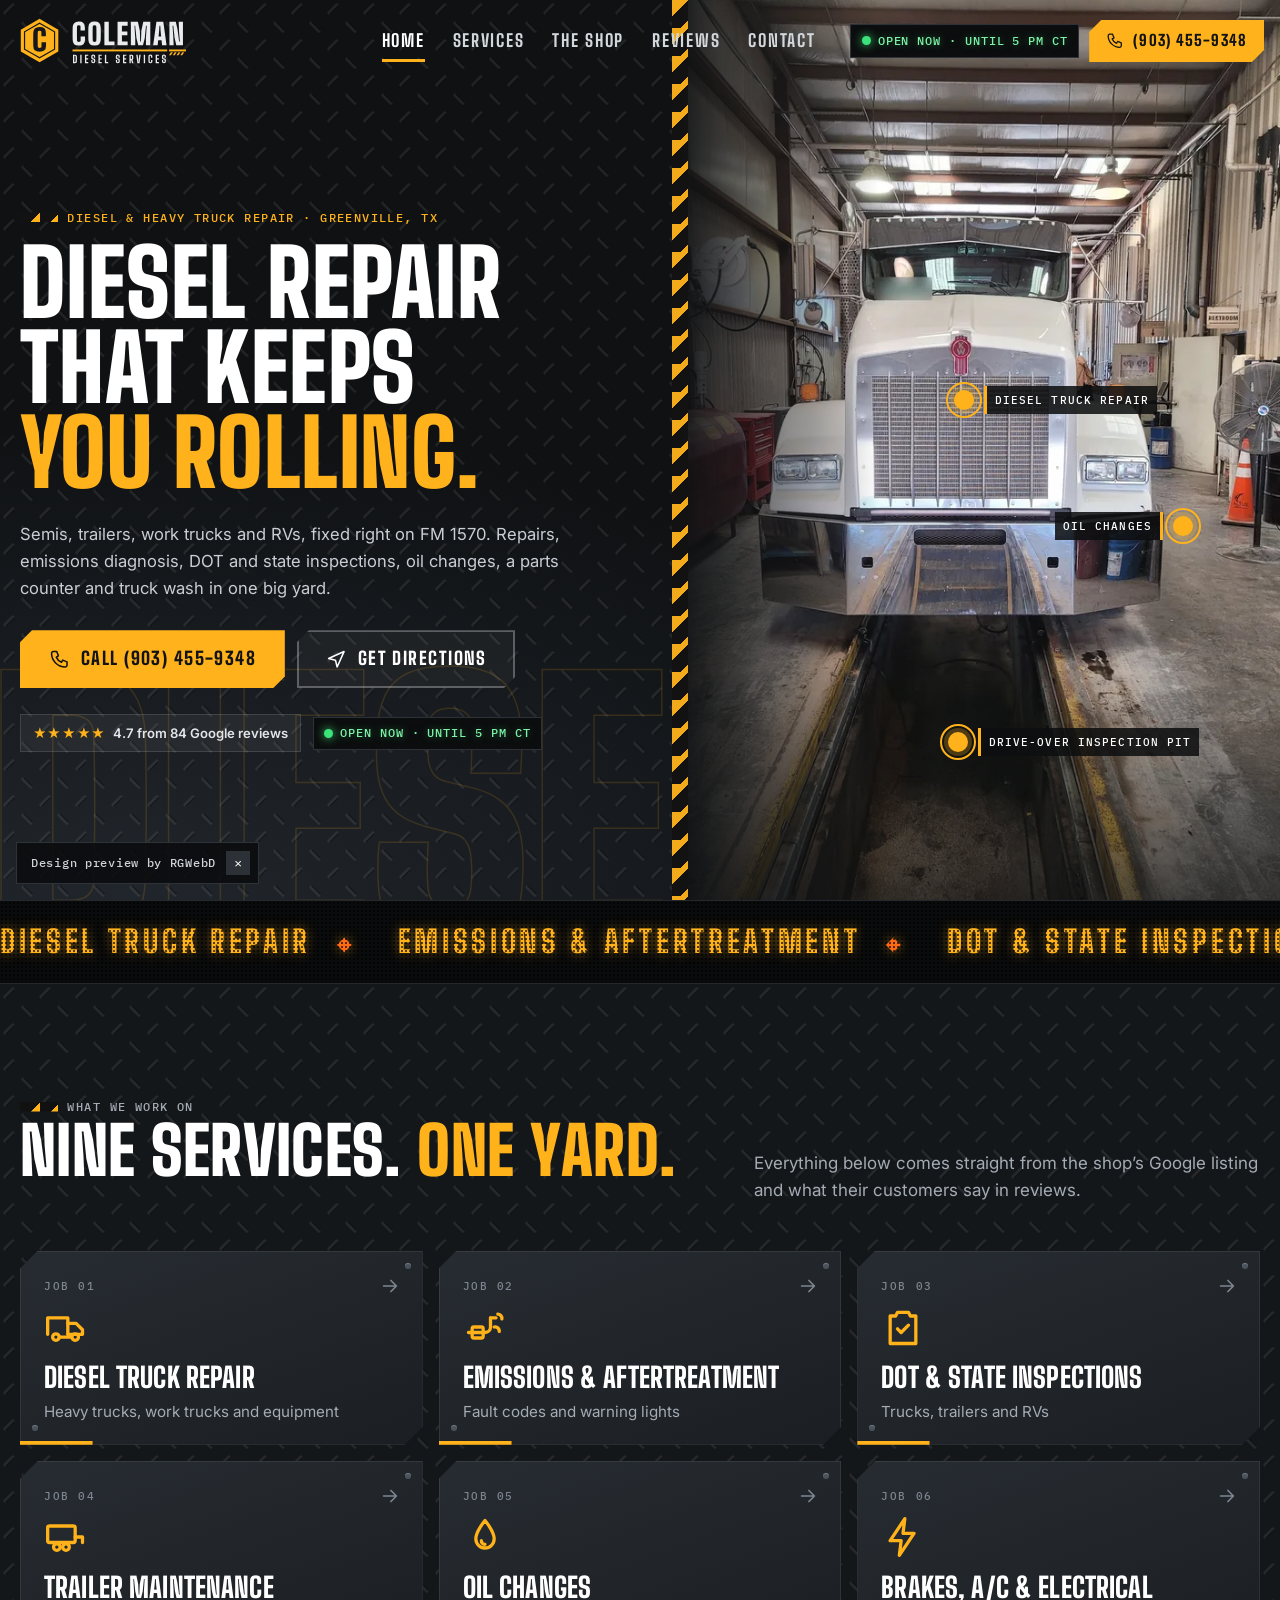
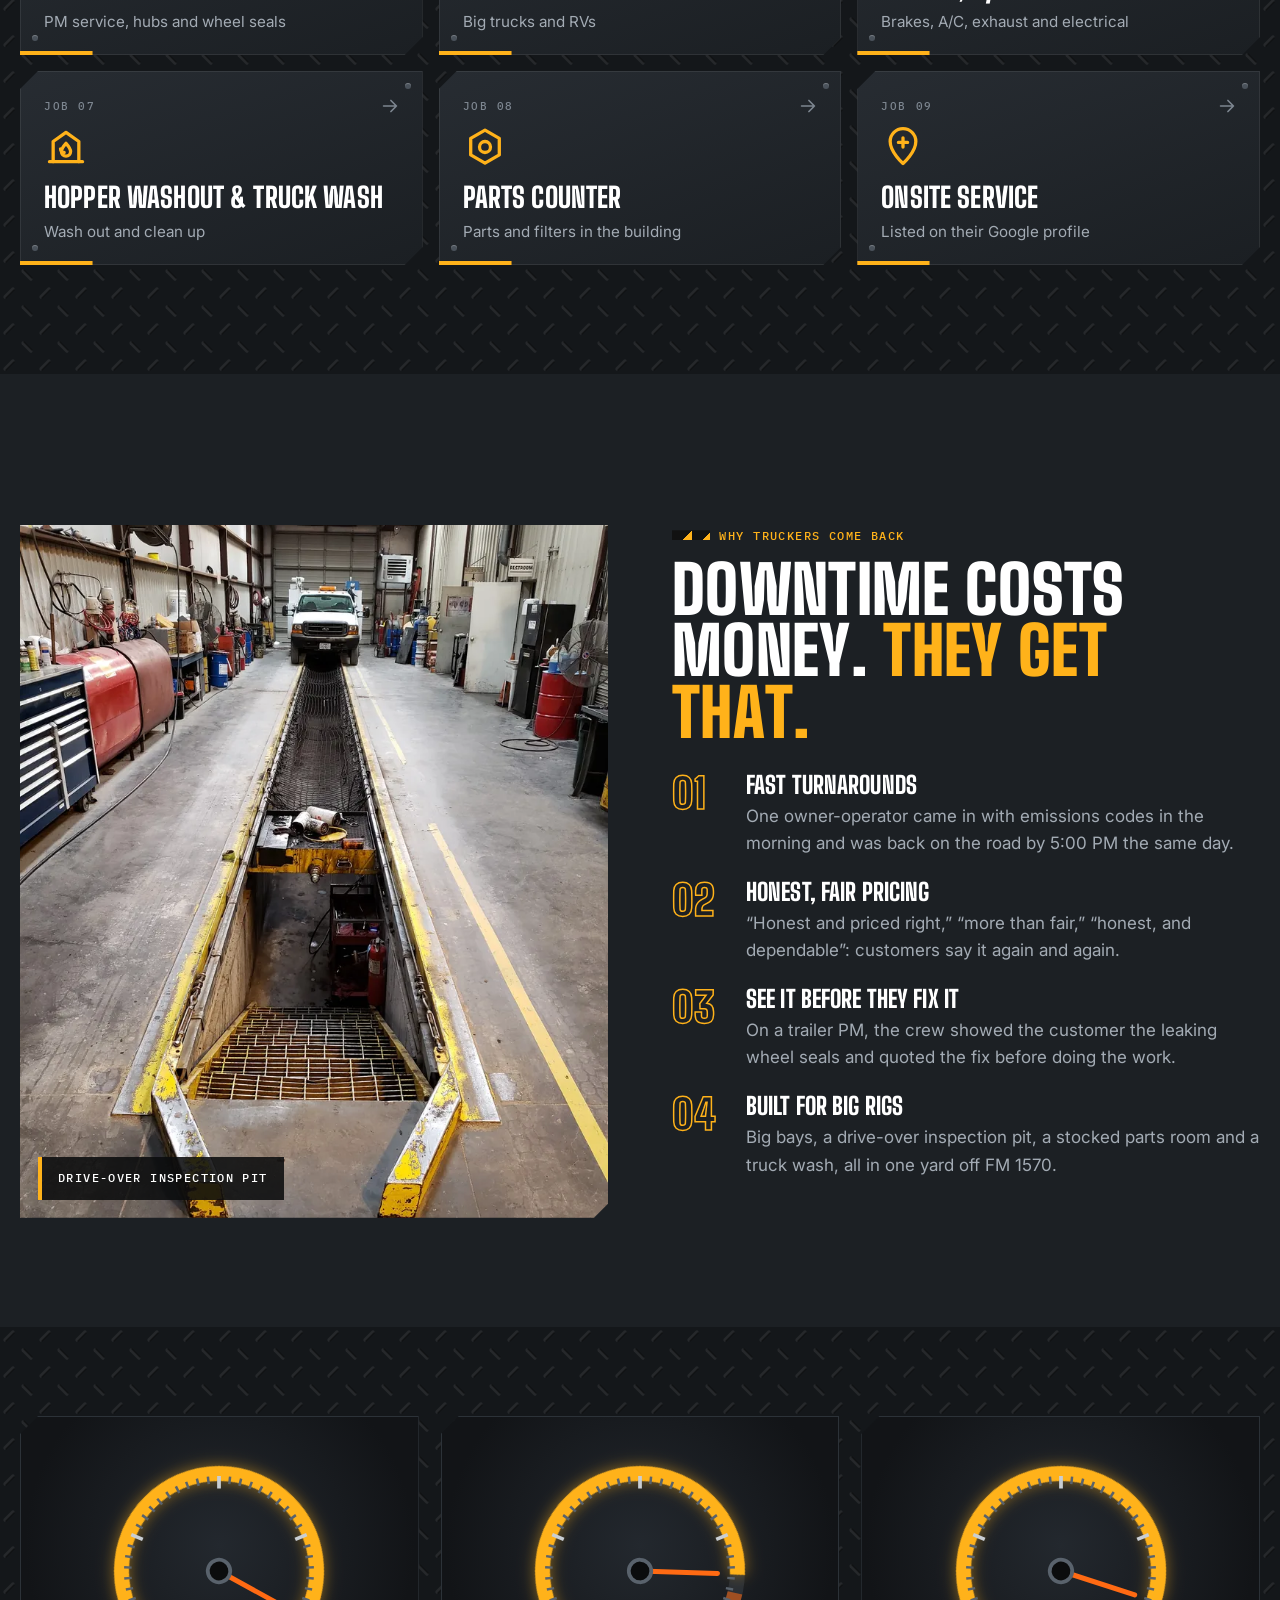
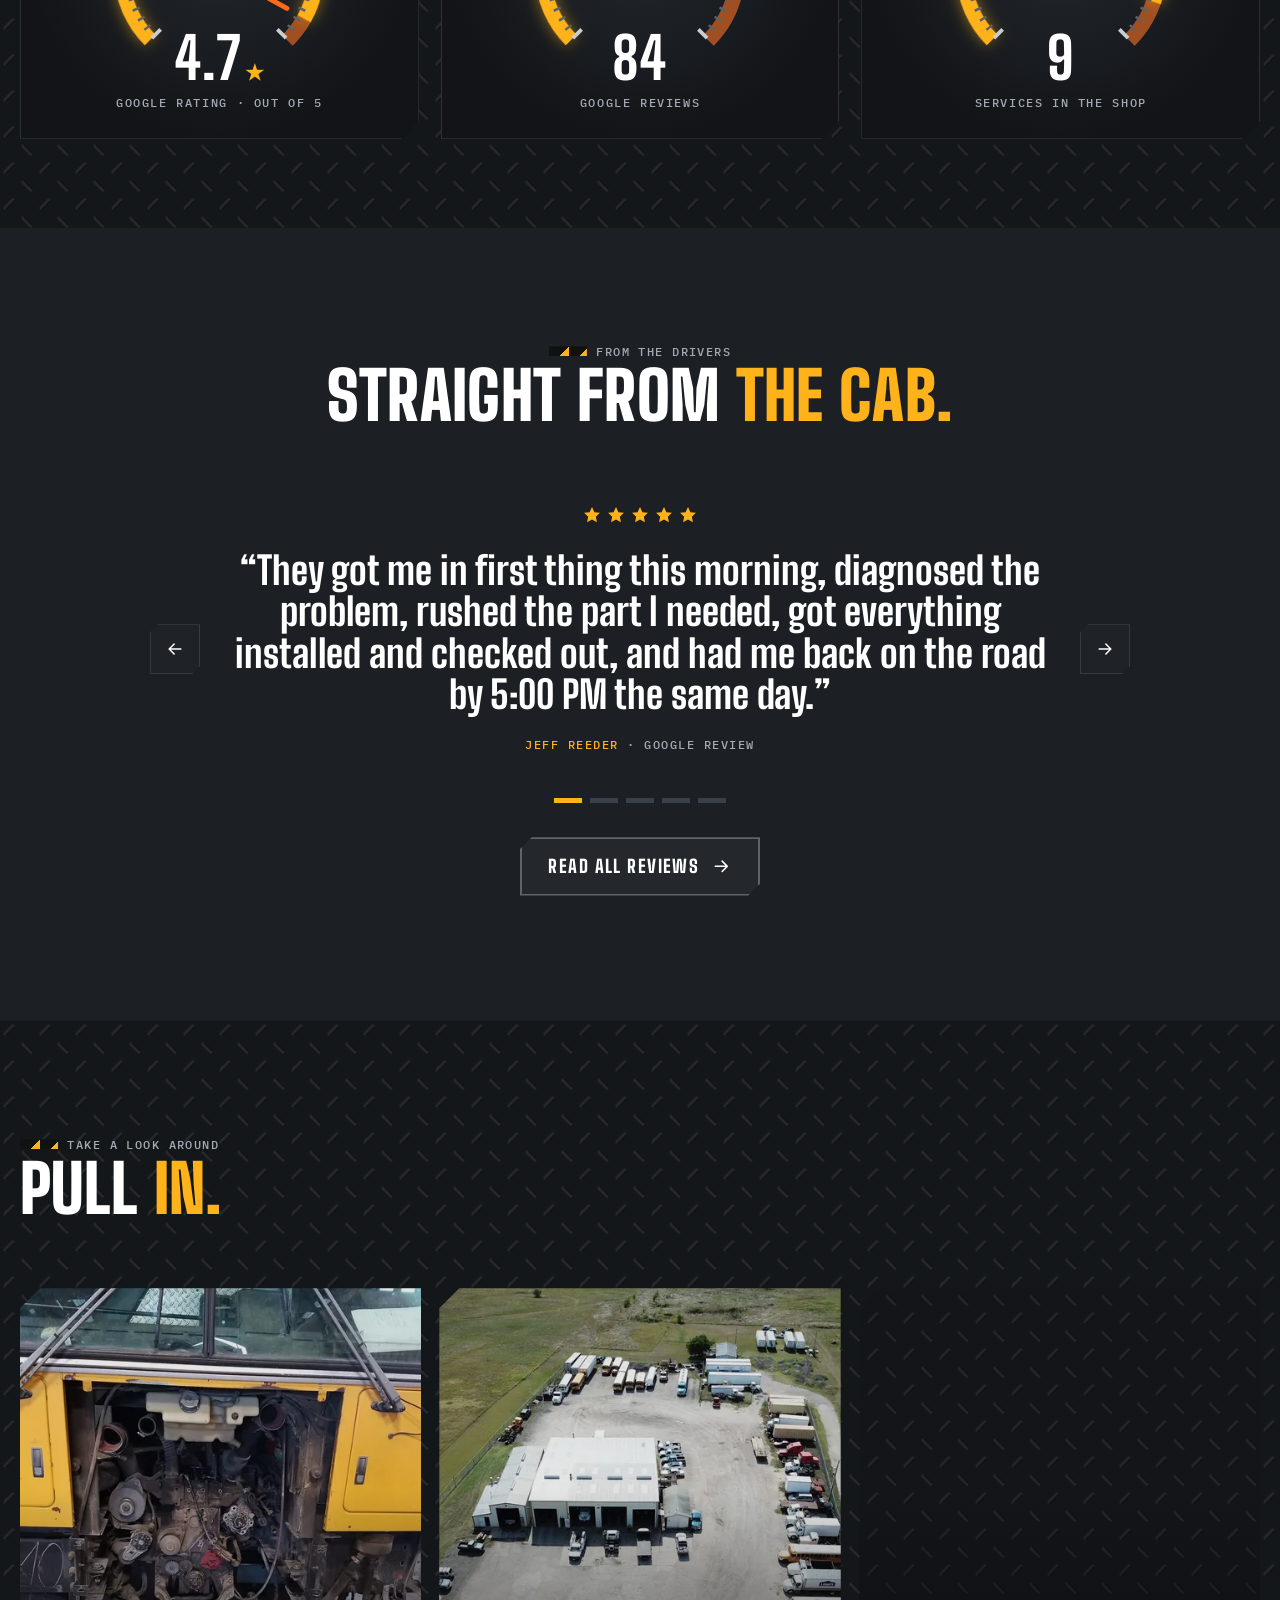
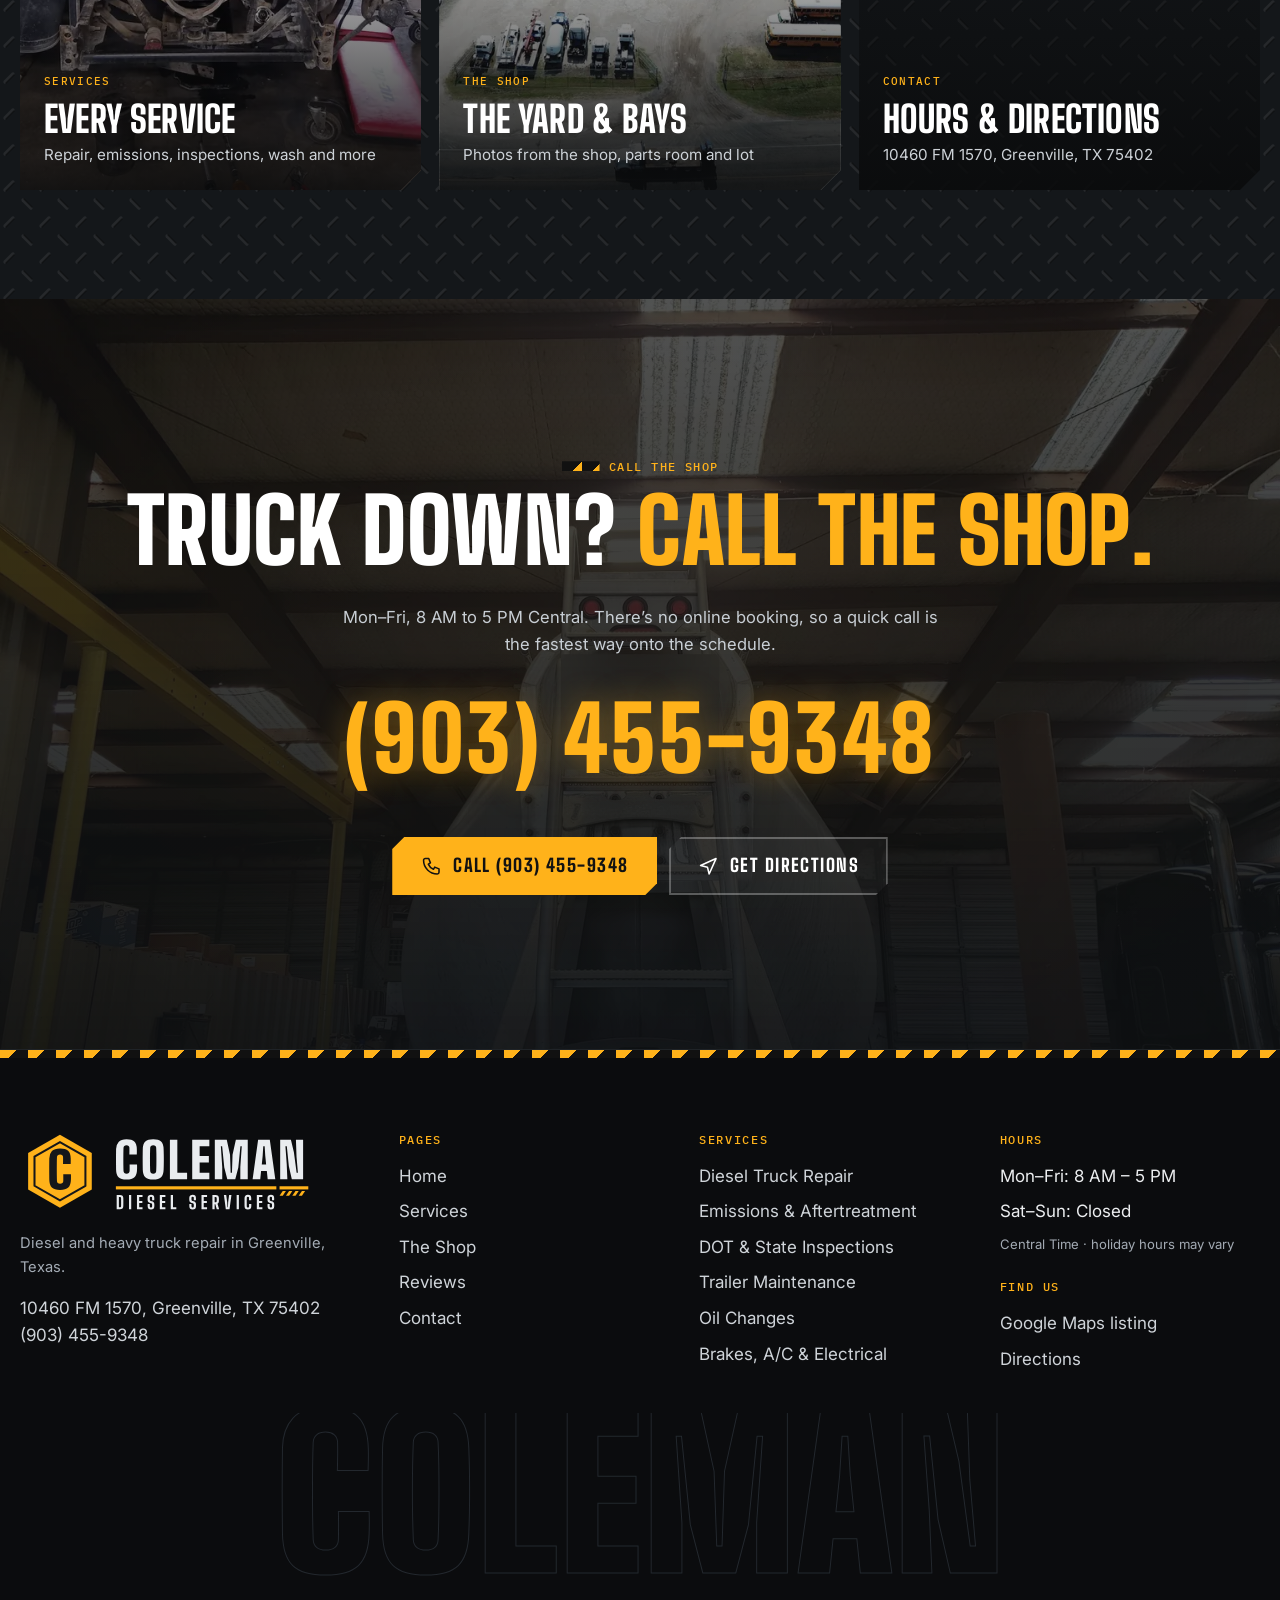
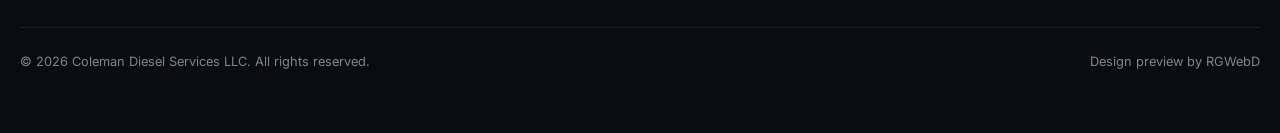
<file: index.html>
<!doctype html><html lang="en"><head><meta charset="utf-8"><meta name="viewport" content="width=device-width,initial-scale=1,viewport-fit=cover">
<title>Coleman Diesel Services | Diesel &amp; Heavy Truck Repair in Greenville, TX</title><meta name="description" content="Diesel and heavy truck repair in Greenville, TX: emissions diagnosis, DOT &amp; state inspections, trailer PM, oil changes, parts and truck wash. 4.7★ from 84 Google reviews. Call (903) 455-9348."><link rel="canonical" href="https://rgwebd.github.io/colemandiesel/"><meta name="robots" content="index,follow">
<meta name="theme-color" content="#0E1012"><link rel="icon" href="favicon.ico" sizes="any"><link rel="icon" href="assets/coleman-favicon.svg" type="image/svg+xml"><link rel="apple-touch-icon" href="apple-touch-icon.png">
<meta property="og:type" content="website"><meta property="og:site_name" content="Coleman Diesel Services"><meta property="og:title" content="Coleman Diesel Services | Diesel &amp; Heavy Truck Repair in Greenville, TX"><meta property="og:description" content="Diesel and heavy truck repair in Greenville, TX: emissions diagnosis, DOT &amp; state inspections, trailer PM, oil changes, parts and truck wash. 4.7★ from 84 Google reviews. Call (903) 455-9348."><meta property="og:url" content="https://rgwebd.github.io/colemandiesel/"><meta property="og:image" content="https://rgwebd.github.io/colemandiesel/assets/og-image.jpg"><meta property="og:image:width" content="1200"><meta property="og:image:height" content="630"><meta property="og:locale" content="en_US">
<meta name="twitter:card" content="summary_large_image"><meta name="twitter:title" content="Coleman Diesel Services | Diesel &amp; Heavy Truck Repair in Greenville, TX"><meta name="twitter:description" content="Diesel and heavy truck repair in Greenville, TX: emissions diagnosis, DOT &amp; state inspections, trailer PM, oil changes, parts and truck wash. 4.7★ from 84 Google reviews. Call (903) 455-9348."><meta name="twitter:image" content="https://rgwebd.github.io/colemandiesel/assets/og-image.jpg">
<link rel="preload" href="assets/fonts/bigshoulders.woff2" as="font" type="font/woff2" crossorigin><link rel="preload" href="assets/fonts/inter.woff2" as="font" type="font/woff2" crossorigin>
<link rel="stylesheet" href="assets/styles.css"><script>document.documentElement.classList.add('js')</script><script type="application/ld+json">{"@context": "https://schema.org", "@type": "AutoRepair", "@id": "https://rgwebd.github.io/colemandiesel/#business", "name": "Coleman Diesel Services LLC", "alternateName": "Coleman Diesel Services", "description": "Diesel and heavy truck repair shop in Greenville, Texas: diesel truck repair, emissions and aftertreatment diagnosis, DOT and state inspections, trailer maintenance, oil changes, brakes, A/C, a parts counter, and hopper washout and truck wash.", "url": "https://rgwebd.github.io/colemandiesel/", "telephone": "+1-903-455-9348", "image": ["https://rgwebd.github.io/colemandiesel/assets/img/g03-1600.webp", "https://rgwebd.github.io/colemandiesel/assets/img/g19-1600.webp", "https://rgwebd.github.io/colemandiesel/assets/og-image.jpg"], "logo": "https://rgwebd.github.io/colemandiesel/assets/favicon-512.png", "address": {"@type": "PostalAddress", "streetAddress": "10460 FM 1570", "addressLocality": "Greenville", "addressRegion": "TX", "postalCode": "75402", "addressCountry": "US"}, "geo": {"@type": "GeoCoordinates", "latitude": 33.0779342, "longitude": -96.152201}, "hasMap": "https://www.google.com/maps/place/Coleman+Diesel+Services+LLC/@33.0779342,-96.152201,17z/", "sameAs": ["https://www.google.com/maps/place/Coleman+Diesel+Services+LLC/@33.0779342,-96.152201,17z/"], "openingHoursSpecification": [{"@type": "OpeningHoursSpecification", "dayOfWeek": ["Monday", "Tuesday", "Wednesday", "Thursday", "Friday"], "opens": "08:00", "closes": "17:00"}], "paymentAccepted": "Check, Credit Card, Debit Card, NFC mobile payments", "amenityFeature": [{"@type": "LocationFeatureSpecification", "name": "Wheelchair-accessible parking lot", "value": true}, {"@type": "LocationFeatureSpecification", "name": "Wheelchair-accessible restroom", "value": true}, {"@type": "LocationFeatureSpecification", "name": "Restroom", "value": true}, {"@type": "LocationFeatureSpecification", "name": "On-site parking", "value": true}], "aggregateRating": {"@type": "AggregateRating", "ratingValue": 4.7, "reviewCount": 84, "bestRating": 5}, "makesOffer": [{"@type": "Offer", "itemOffered": {"@type": "Service", "name": "Diesel Truck Repair", "url": "https://rgwebd.github.io/colemandiesel/services.html#diesel-repair"}}, {"@type": "Offer", "itemOffered": {"@type": "Service", "name": "Emissions & Aftertreatment", "url": "https://rgwebd.github.io/colemandiesel/services.html#emissions"}}, {"@type": "Offer", "itemOffered": {"@type": "Service", "name": "DOT & State Inspections", "url": "https://rgwebd.github.io/colemandiesel/services.html#inspections"}}, {"@type": "Offer", "itemOffered": {"@type": "Service", "name": "Trailer Maintenance", "url": "https://rgwebd.github.io/colemandiesel/services.html#trailers"}}, {"@type": "Offer", "itemOffered": {"@type": "Service", "name": "Oil Changes", "url": "https://rgwebd.github.io/colemandiesel/services.html#oil-change"}}, {"@type": "Offer", "itemOffered": {"@type": "Service", "name": "Brakes, A/C & Electrical", "url": "https://rgwebd.github.io/colemandiesel/services.html#brakes-ac-electrical"}}, {"@type": "Offer", "itemOffered": {"@type": "Service", "name": "Hopper Washout & Truck Wash", "url": "https://rgwebd.github.io/colemandiesel/services.html#wash"}}, {"@type": "Offer", "itemOffered": {"@type": "Service", "name": "Parts Counter", "url": "https://rgwebd.github.io/colemandiesel/services.html#parts"}}, {"@type": "Offer", "itemOffered": {"@type": "Service", "name": "Onsite Service", "url": "https://rgwebd.github.io/colemandiesel/services.html#onsite"}}]}</script><script src="https://cosmiccallers.lovable.app/demo-track.js" data-demo="colemandiesel" defer></script></head>
<body><a class="skip" href="#main">Skip to content</a><div class="progress" aria-hidden="true"></div>
<header class="hdr"><div class="wrap"><a class="brand" href="index.html" aria-label="Coleman Diesel Services home"><img src="assets/coleman-horizontal-light.svg" width="363" height="106" alt="Coleman Diesel Services"></a>
<nav class="nav" aria-label="Main"><a href="index.html" aria-current="page">Home</a><a href="services.html">Services</a><a href="shop.html">The Shop</a><a href="reviews.html">Reviews</a><a href="contact.html">Contact</a></nav><div class="hdr-cta"><span class="status" data-status><i></i><span>Mon–Fri 8 AM–5 PM CT</span></span><a class="btn sm mag" href="tel:+19034559348"><svg viewBox="0 0 24 24" fill="none" stroke="currentColor" stroke-width="1.8" stroke-linecap="round" stroke-linejoin="round" aria-hidden="true"><path d="M5 3h4l2 5-2.5 1.5a11 11 0 0 0 6 6L16 13l5 2v4a2 2 0 0 1-2 2A16 16 0 0 1 3 5a2 2 0 0 1 2-2z"/></svg><span class="lbl">(903) 455-9348</span></a></div>
<button class="burger" type="button" aria-expanded="false" aria-controls="mnav" aria-label="Open menu"><span></span><span></span><span></span></button></div></header>
<nav class="mnav" id="mnav" aria-label="Mobile" aria-hidden="true"><a href="index.html" aria-current="page">Home</a><a href="services.html">Services</a><a href="shop.html">The Shop</a><a href="reviews.html">Reviews</a><a href="contact.html">Contact</a><div class="ctas"><a class="btn mag " href="tel:+19034559348"><svg viewBox="0 0 24 24" fill="none" stroke="currentColor" stroke-width="1.8" stroke-linecap="round" stroke-linejoin="round" aria-hidden="true"><path d="M5 3h4l2 5-2.5 1.5a11 11 0 0 0 6 6L16 13l5 2v4a2 2 0 0 1-2 2A16 16 0 0 1 3 5a2 2 0 0 1 2-2z"/></svg><span class="lbl">Call (903) 455-9348</span></a><a class="btn mag ghost" href="https://www.google.com/maps/dir/?api=1&destination=Coleman+Diesel+Services+LLC%2C+10460+FM+1570%2C+Greenville%2C+TX+75402" target="_blank" rel="noopener"><svg viewBox="0 0 24 24" fill="none" stroke="currentColor" stroke-width="1.8" stroke-linecap="round" stroke-linejoin="round" aria-hidden="true"><path d="M3 11l18-8-8 18-2-8z"/></svg><span class="lbl">Get directions</span></a></div><p style="margin-top:18px"><span class="status" data-status><i></i><span>Mon–Fri 8 AM–5 PM CT</span></span></p></nav><main id="main"><div class="door" aria-hidden="true"><div class="slats"></div><div class="beacon"><img src="assets/coleman-emblem.svg" width="100" height="100" alt=""><p>BAY DOOR OPENING</p></div></div>
<section class="hero" aria-labelledby="h1"><div class="bgword" aria-hidden="true">DIESEL</div>
<div class="hero-copy"><p class="kicker fade">Diesel &amp; heavy truck repair · Greenville, TX</p>
<h1 id="h1"><span class="l"><span>Diesel repair</span></span><span class="l"><span>that keeps</span></span><span class="l"><span class="amb">you rolling.</span></span></h1>
<p class="lead fade">Semis, trailers, work trucks and RVs, fixed right on FM 1570. Repairs, emissions diagnosis, DOT and state inspections, oil changes, a parts counter and truck wash in one big yard.</p>
<div class="ctas fade d2"><a class="btn mag " href="tel:+19034559348"><svg viewBox="0 0 24 24" fill="none" stroke="currentColor" stroke-width="1.8" stroke-linecap="round" stroke-linejoin="round" aria-hidden="true"><path d="M5 3h4l2 5-2.5 1.5a11 11 0 0 0 6 6L16 13l5 2v4a2 2 0 0 1-2 2A16 16 0 0 1 3 5a2 2 0 0 1 2-2z"/></svg><span class="lbl">Call (903) 455-9348</span></a><a class="btn mag ghost" href="https://www.google.com/maps/dir/?api=1&destination=Coleman+Diesel+Services+LLC%2C+10460+FM+1570%2C+Greenville%2C+TX+75402" target="_blank" rel="noopener"><svg viewBox="0 0 24 24" fill="none" stroke="currentColor" stroke-width="1.8" stroke-linecap="round" stroke-linejoin="round" aria-hidden="true"><path d="M3 11l18-8-8 18-2-8z"/></svg><span class="lbl">Get directions</span></a></div>
<div class="trust fade d2"><a class="chip" href="https://maps.app.goo.gl/Wjjb2HDQk1zbNbVv6" target="_blank" rel="noopener"><span class="st">★★★★★</span> 4.7 from 84 Google reviews</a><span class="status" data-status><i></i><span>Mon–Fri 8 AM–5 PM CT</span></span></div></div>
<div class="hero-media"><div class="ph"><img src="assets/img/g03-1600.webp" srcset="assets/img/g03-800.webp 800w, assets/img/g03-1600.webp 1500w" sizes="(max-width:980px) 100vw, 48vw" width="1500" height="2000" alt="White Kenworth parked over the inspection pit inside the shop" fetchpriority="high" decoding="async"></div><div class="beam" aria-hidden="true"></div><span class="post" aria-hidden="true"></span>
<div class="hs" style="left:48%;top:44%"><a href="services.html#diesel-repair"><span class="dot"></span><span class="hl">Diesel truck repair</span></a></div>
<div class="hs h2" style="left:47%;top:82%"><a href="services.html#inspections"><span class="dot"></span><span class="hl">Drive-over inspection pit</span></a></div>
<div class="hs h3 rev" style="left:84%;top:58%"><a href="services.html#oil-change"><span class="dot"></span><span class="hl">Oil changes</span></a></div></div></section>
<div class="ticker" aria-hidden="true"><ul><li>Diesel Truck Repair</li><li>Emissions & Aftertreatment</li><li>DOT & State Inspections</li><li>Trailer Maintenance</li><li>Oil Changes</li><li>Brakes, A/C & Electrical</li><li>Hopper Washout & Truck Wash</li><li>Parts Counter</li><li>Onsite Service</li><li>Diesel Truck Repair</li><li>Emissions & Aftertreatment</li><li>DOT & State Inspections</li><li>Trailer Maintenance</li><li>Oil Changes</li><li>Brakes, A/C & Electrical</li><li>Hopper Washout & Truck Wash</li><li>Parts Counter</li><li>Onsite Service</li></ul></div>
<section class="sec plate"><div class="wrap"><div class="head"><div><p class="kicker">What we work on</p><h2 class="split-h">Nine services. <span class="amb">One yard.</span></h2></div><p>Everything below comes straight from the shop’s Google listing and what their customers say in reviews.</p></div>
<div class="tags stagger"><a class="tcard" href="services.html#diesel-repair"><i class="rv a"></i><i class="rv b"></i><span class="no">JOB 01</span><span class="ic"><svg viewBox="0 0 24 24" fill="none" stroke="currentColor" stroke-width="1.8" stroke-linecap="round" stroke-linejoin="round" aria-hidden="true"><path d="M2 16V7h11v9"/><path d="M13 10h4.5l3.5 3.5V16h-8"/><circle cx="6.5" cy="17.5" r="1.8"/><circle cx="17" cy="17.5" r="1.8"/><path d="M8.3 17.5h6.9"/></svg></span><h3>Diesel Truck Repair</h3><p>Heavy trucks, work trucks and equipment</p><span class="arrow"><svg viewBox="0 0 24 24" fill="none" stroke="currentColor" stroke-width="1.8" stroke-linecap="round" stroke-linejoin="round" aria-hidden="true"><path d="M5 12h14M13 6l6 6-6 6"/></svg></span></a><a class="tcard" href="services.html#emissions"><i class="rv a"></i><i class="rv b"></i><span class="no">JOB 02</span><span class="ic"><svg viewBox="0 0 24 24" fill="none" stroke="currentColor" stroke-width="1.8" stroke-linecap="round" stroke-linejoin="round" aria-hidden="true"><path d="M3 15h9a3 3 0 0 0 3-3V7"/><path d="M15 7h3"/><path d="M17 12c1.8-.4 2.8 1 2.8 2.4M19 5c1.6.2 2.4 1.4 2.2 2.6"/><rect x="5" y="12" width="6" height="6" rx="1"/></svg></span><h3>Emissions & Aftertreatment</h3><p>Fault codes and warning lights</p><span class="arrow"><svg viewBox="0 0 24 24" fill="none" stroke="currentColor" stroke-width="1.8" stroke-linecap="round" stroke-linejoin="round" aria-hidden="true"><path d="M5 12h14M13 6l6 6-6 6"/></svg></span></a><a class="tcard" href="services.html#inspections"><i class="rv a"></i><i class="rv b"></i><span class="no">JOB 03</span><span class="ic"><svg viewBox="0 0 24 24" fill="none" stroke="currentColor" stroke-width="1.8" stroke-linecap="round" stroke-linejoin="round" aria-hidden="true"><path d="M9 4h6l1 2h3v15H5V6h3z"/><path d="M9 13l2 2 4-4"/></svg></span><h3>DOT & State Inspections</h3><p>Trucks, trailers and RVs</p><span class="arrow"><svg viewBox="0 0 24 24" fill="none" stroke="currentColor" stroke-width="1.8" stroke-linecap="round" stroke-linejoin="round" aria-hidden="true"><path d="M5 12h14M13 6l6 6-6 6"/></svg></span></a><a class="tcard" href="services.html#trailers"><i class="rv a"></i><i class="rv b"></i><span class="no">JOB 04</span><span class="ic"><svg viewBox="0 0 24 24" fill="none" stroke="currentColor" stroke-width="1.8" stroke-linecap="round" stroke-linejoin="round" aria-hidden="true"><rect x="2" y="6" width="15" height="9" rx="1"/><path d="M17 12h4v3"/><circle cx="7" cy="17.5" r="1.8"/><circle cx="12" cy="17.5" r="1.8"/></svg></span><h3>Trailer Maintenance</h3><p>PM service, hubs and wheel seals</p><span class="arrow"><svg viewBox="0 0 24 24" fill="none" stroke="currentColor" stroke-width="1.8" stroke-linecap="round" stroke-linejoin="round" aria-hidden="true"><path d="M5 12h14M13 6l6 6-6 6"/></svg></span></a><a class="tcard" href="services.html#oil-change"><i class="rv a"></i><i class="rv b"></i><span class="no">JOB 05</span><span class="ic"><svg viewBox="0 0 24 24" fill="none" stroke="currentColor" stroke-width="1.8" stroke-linecap="round" stroke-linejoin="round" aria-hidden="true"><path d="M12 3s5 6 5 10a5 5 0 0 1-10 0c0-4 5-10 5-10z"/><path d="M10 14a2 2 0 0 0 2 2"/></svg></span><h3>Oil Changes</h3><p>Big trucks and RVs</p><span class="arrow"><svg viewBox="0 0 24 24" fill="none" stroke="currentColor" stroke-width="1.8" stroke-linecap="round" stroke-linejoin="round" aria-hidden="true"><path d="M5 12h14M13 6l6 6-6 6"/></svg></span></a><a class="tcard" href="services.html#brakes-ac-electrical"><i class="rv a"></i><i class="rv b"></i><span class="no">JOB 06</span><span class="ic"><svg viewBox="0 0 24 24" fill="none" stroke="currentColor" stroke-width="1.8" stroke-linecap="round" stroke-linejoin="round" aria-hidden="true"><path d="M13 2L5 14h6l-1 8 8-12h-6z"/></svg></span><h3>Brakes, A/C & Electrical</h3><p>Brakes, A/C, exhaust and electrical</p><span class="arrow"><svg viewBox="0 0 24 24" fill="none" stroke="currentColor" stroke-width="1.8" stroke-linecap="round" stroke-linejoin="round" aria-hidden="true"><path d="M5 12h14M13 6l6 6-6 6"/></svg></span></a><a class="tcard" href="services.html#wash"><i class="rv a"></i><i class="rv b"></i><span class="no">JOB 07</span><span class="ic"><svg viewBox="0 0 24 24" fill="none" stroke="currentColor" stroke-width="1.8" stroke-linecap="round" stroke-linejoin="round" aria-hidden="true"><path d="M3 20h18"/><path d="M5 20V9l7-5 7 5v11"/><path d="M9 13c0 1.2.9 2 2 2M12 10s2.5 2.8 2.5 4.5a2.5 2.5 0 0 1-5 0C9.5 12.8 12 10 12 10z"/></svg></span><h3>Hopper Washout & Truck Wash</h3><p>Wash out and clean up</p><span class="arrow"><svg viewBox="0 0 24 24" fill="none" stroke="currentColor" stroke-width="1.8" stroke-linecap="round" stroke-linejoin="round" aria-hidden="true"><path d="M5 12h14M13 6l6 6-6 6"/></svg></span></a><a class="tcard" href="services.html#parts"><i class="rv a"></i><i class="rv b"></i><span class="no">JOB 08</span><span class="ic"><svg viewBox="0 0 24 24" fill="none" stroke="currentColor" stroke-width="1.8" stroke-linecap="round" stroke-linejoin="round" aria-hidden="true"><path d="M12 2.8l7.8 4.5v9L12 20.8l-7.8-4.5v-9z"/><circle cx="12" cy="12" r="3"/></svg></span><h3>Parts Counter</h3><p>Parts and filters in the building</p><span class="arrow"><svg viewBox="0 0 24 24" fill="none" stroke="currentColor" stroke-width="1.8" stroke-linecap="round" stroke-linejoin="round" aria-hidden="true"><path d="M5 12h14M13 6l6 6-6 6"/></svg></span></a><a class="tcard" href="services.html#onsite"><i class="rv a"></i><i class="rv b"></i><span class="no">JOB 09</span><span class="ic"><svg viewBox="0 0 24 24" fill="none" stroke="currentColor" stroke-width="1.8" stroke-linecap="round" stroke-linejoin="round" aria-hidden="true"><path d="M12 21s7-6.2 7-12a7 7 0 0 0-14 0c0 5.8 7 12 7 12z"/><path d="M9.5 9.5l5 0M12 7v5"/></svg></span><h3>Onsite Service</h3><p>Listed on their Google profile</p><span class="arrow"><svg viewBox="0 0 24 24" fill="none" stroke="currentColor" stroke-width="1.8" stroke-linecap="round" stroke-linejoin="round" aria-hidden="true"><path d="M5 12h14M13 6l6 6-6 6"/></svg></span></a></div></div></section>
<section class="sec g2"><div class="wrap why"><div class="why-img ch" data-r="left"><img src="assets/img/g04-1600.webp" srcset="assets/img/g04-800.webp 800w, assets/img/g04-1600.webp 1500w" sizes="(max-width:980px) 100vw, 50vw" width="1500" height="2000" alt="Drive-over inspection pit running down the shop bay" loading="lazy" decoding="async" data-px="0.06"><span class="stamp">Drive-over inspection pit</span></div>
<div data-r><p class="kicker">Why truckers come back</p><h2 class="split-h">Downtime costs money. <span class="amb">They get that.</span></h2>
<div class="pts"><div class="pt"><span class="n">01</span><div><h3>Fast turnarounds</h3><p>One owner-operator came in with emissions codes in the morning and was back on the road by 5:00 PM the same day.</p></div></div>
<div class="pt"><span class="n">02</span><div><h3>Honest, fair pricing</h3><p>“Honest and priced right,” “more than fair,” “honest, and dependable”: customers say it again and again.</p></div></div>
<div class="pt"><span class="n">03</span><div><h3>See it before they fix it</h3><p>On a trailer PM, the crew showed the customer the leaking wheel seals and quoted the fix before doing the work.</p></div></div>
<div class="pt"><span class="n">04</span><div><h3>Built for big rigs</h3><p>Big bays, a drive-over inspection pit, a stocked parts room and a truck wash, all in one yard off FM 1570.</p></div></div></div></div></div></section>
<section class="sec tight plate"><div class="wrap"><div class="gauges stagger"><div class="gauge"><svg viewBox="0 0 200 170" aria-hidden="true"><circle class="trk" cx="100" cy="100" r="78" stroke-dasharray="367.57 490.09" transform="rotate(135 100 100)"/>
<circle class="red" cx="100" cy="100" r="78" stroke-dasharray="44.11 490.09" stroke-dashoffset="-323.46" transform="rotate(135 100 100)"/>
<circle class="val" cx="100" cy="100" r="78" stroke-dasharray="367.57 490.09" style="stroke-dashoffset:367.57" data-len="367.57" data-frac="0.94" transform="rotate(135 100 100)"/>
<g class="ticks"><line class="mj" x1="53.3" y1="146.7" x2="46.3" y2="153.7"/><line class="" x1="45.0" y1="143.3" x2="40.3" y2="147.1"/><line class="" x1="40.3" y1="136.6" x2="35.2" y2="139.7"/><line class="" x1="36.4" y1="129.3" x2="31.0" y2="131.8"/><line class="" x1="33.4" y1="121.6" x2="27.7" y2="123.5"/><line class="" x1="31.3" y1="113.7" x2="25.5" y2="114.8"/><line class="" x1="30.2" y1="105.5" x2="24.2" y2="106.0"/><line class="" x1="30.1" y1="97.3" x2="24.1" y2="97.0"/><line class="" x1="30.9" y1="89.0" x2="24.9" y2="88.1"/><line class="" x1="32.6" y1="81.0" x2="26.9" y2="79.4"/><line class="mj" x1="39.0" y1="74.7" x2="29.8" y2="70.9"/><line class="" x1="38.9" y1="65.8" x2="33.7" y2="62.9"/><line class="" x1="43.4" y1="58.9" x2="38.5" y2="55.3"/><line class="" x1="48.6" y1="52.5" x2="44.2" y2="48.4"/><line class="" x1="54.5" y1="46.8" x2="50.6" y2="42.2"/><line class="" x1="61.1" y1="41.8" x2="57.8" y2="36.8"/><line class="" x1="68.2" y1="37.6" x2="65.5" y2="32.3"/><line class="" x1="75.8" y1="34.3" x2="73.7" y2="28.7"/><line class="" x1="83.7" y1="31.9" x2="82.3" y2="26.1"/><line class="" x1="91.8" y1="30.5" x2="91.1" y2="24.5"/><line class="mj" x1="100.0" y1="34.0" x2="100.0" y2="24.0"/><line class="" x1="108.2" y1="30.5" x2="108.9" y2="24.5"/><line class="" x1="116.3" y1="31.9" x2="117.7" y2="26.1"/><line class="" x1="124.2" y1="34.3" x2="126.3" y2="28.7"/><line class="" x1="131.8" y1="37.6" x2="134.5" y2="32.3"/><line class="" x1="138.9" y1="41.8" x2="142.2" y2="36.8"/><line class="" x1="145.5" y1="46.8" x2="149.4" y2="42.2"/><line class="" x1="151.4" y1="52.5" x2="155.8" y2="48.4"/><line class="" x1="156.6" y1="58.9" x2="161.5" y2="55.3"/><line class="" x1="161.1" y1="65.8" x2="166.3" y2="62.9"/><line class="mj" x1="161.0" y1="74.7" x2="170.2" y2="70.9"/><line class="" x1="167.4" y1="81.0" x2="173.1" y2="79.4"/><line class="" x1="169.1" y1="89.0" x2="175.1" y2="88.1"/><line class="" x1="169.9" y1="97.3" x2="175.9" y2="97.0"/><line class="" x1="169.8" y1="105.5" x2="175.8" y2="106.0"/><line class="" x1="168.7" y1="113.7" x2="174.5" y2="114.8"/><line class="" x1="166.6" y1="121.6" x2="172.3" y2="123.5"/><line class="" x1="163.6" y1="129.3" x2="169.0" y2="131.8"/><line class="" x1="159.7" y1="136.6" x2="164.8" y2="139.7"/><line class="" x1="155.0" y1="143.3" x2="159.7" y2="147.1"/><line class="mj" x1="146.7" y1="146.7" x2="153.7" y2="153.7"/></g><g class="ndl" data-deg="118.8"><line x1="100" y1="100" x2="100" y2="38"/><circle cx="100" cy="100" r="9"/></g></svg>
<div class="num" data-count="4.7" data-dec="1"><b>4.7</b><small>★</small></div><div class="lab">Google rating · out of 5</div></div><div class="gauge"><svg viewBox="0 0 200 170" aria-hidden="true"><circle class="trk" cx="100" cy="100" r="78" stroke-dasharray="367.57 490.09" transform="rotate(135 100 100)"/>
<circle class="red" cx="100" cy="100" r="78" stroke-dasharray="44.11 490.09" stroke-dashoffset="-323.46" transform="rotate(135 100 100)"/>
<circle class="val" cx="100" cy="100" r="78" stroke-dasharray="367.57 490.09" style="stroke-dashoffset:367.57" data-len="367.57" data-frac="0.84" transform="rotate(135 100 100)"/>
<g class="ticks"><line class="mj" x1="53.3" y1="146.7" x2="46.3" y2="153.7"/><line class="" x1="45.0" y1="143.3" x2="40.3" y2="147.1"/><line class="" x1="40.3" y1="136.6" x2="35.2" y2="139.7"/><line class="" x1="36.4" y1="129.3" x2="31.0" y2="131.8"/><line class="" x1="33.4" y1="121.6" x2="27.7" y2="123.5"/><line class="" x1="31.3" y1="113.7" x2="25.5" y2="114.8"/><line class="" x1="30.2" y1="105.5" x2="24.2" y2="106.0"/><line class="" x1="30.1" y1="97.3" x2="24.1" y2="97.0"/><line class="" x1="30.9" y1="89.0" x2="24.9" y2="88.1"/><line class="" x1="32.6" y1="81.0" x2="26.9" y2="79.4"/><line class="mj" x1="39.0" y1="74.7" x2="29.8" y2="70.9"/><line class="" x1="38.9" y1="65.8" x2="33.7" y2="62.9"/><line class="" x1="43.4" y1="58.9" x2="38.5" y2="55.3"/><line class="" x1="48.6" y1="52.5" x2="44.2" y2="48.4"/><line class="" x1="54.5" y1="46.8" x2="50.6" y2="42.2"/><line class="" x1="61.1" y1="41.8" x2="57.8" y2="36.8"/><line class="" x1="68.2" y1="37.6" x2="65.5" y2="32.3"/><line class="" x1="75.8" y1="34.3" x2="73.7" y2="28.7"/><line class="" x1="83.7" y1="31.9" x2="82.3" y2="26.1"/><line class="" x1="91.8" y1="30.5" x2="91.1" y2="24.5"/><line class="mj" x1="100.0" y1="34.0" x2="100.0" y2="24.0"/><line class="" x1="108.2" y1="30.5" x2="108.9" y2="24.5"/><line class="" x1="116.3" y1="31.9" x2="117.7" y2="26.1"/><line class="" x1="124.2" y1="34.3" x2="126.3" y2="28.7"/><line class="" x1="131.8" y1="37.6" x2="134.5" y2="32.3"/><line class="" x1="138.9" y1="41.8" x2="142.2" y2="36.8"/><line class="" x1="145.5" y1="46.8" x2="149.4" y2="42.2"/><line class="" x1="151.4" y1="52.5" x2="155.8" y2="48.4"/><line class="" x1="156.6" y1="58.9" x2="161.5" y2="55.3"/><line class="" x1="161.1" y1="65.8" x2="166.3" y2="62.9"/><line class="mj" x1="161.0" y1="74.7" x2="170.2" y2="70.9"/><line class="" x1="167.4" y1="81.0" x2="173.1" y2="79.4"/><line class="" x1="169.1" y1="89.0" x2="175.1" y2="88.1"/><line class="" x1="169.9" y1="97.3" x2="175.9" y2="97.0"/><line class="" x1="169.8" y1="105.5" x2="175.8" y2="106.0"/><line class="" x1="168.7" y1="113.7" x2="174.5" y2="114.8"/><line class="" x1="166.6" y1="121.6" x2="172.3" y2="123.5"/><line class="" x1="163.6" y1="129.3" x2="169.0" y2="131.8"/><line class="" x1="159.7" y1="136.6" x2="164.8" y2="139.7"/><line class="" x1="155.0" y1="143.3" x2="159.7" y2="147.1"/><line class="mj" x1="146.7" y1="146.7" x2="153.7" y2="153.7"/></g><g class="ndl" data-deg="91.8"><line x1="100" y1="100" x2="100" y2="38"/><circle cx="100" cy="100" r="9"/></g></svg>
<div class="num" data-count="84" data-dec="0"><b>84</b></div><div class="lab">Google reviews</div></div><div class="gauge"><svg viewBox="0 0 200 170" aria-hidden="true"><circle class="trk" cx="100" cy="100" r="78" stroke-dasharray="367.57 490.09" transform="rotate(135 100 100)"/>
<circle class="red" cx="100" cy="100" r="78" stroke-dasharray="44.11 490.09" stroke-dashoffset="-323.46" transform="rotate(135 100 100)"/>
<circle class="val" cx="100" cy="100" r="78" stroke-dasharray="367.57 490.09" style="stroke-dashoffset:367.57" data-len="367.57" data-frac="0.9" transform="rotate(135 100 100)"/>
<g class="ticks"><line class="mj" x1="53.3" y1="146.7" x2="46.3" y2="153.7"/><line class="" x1="45.0" y1="143.3" x2="40.3" y2="147.1"/><line class="" x1="40.3" y1="136.6" x2="35.2" y2="139.7"/><line class="" x1="36.4" y1="129.3" x2="31.0" y2="131.8"/><line class="" x1="33.4" y1="121.6" x2="27.7" y2="123.5"/><line class="" x1="31.3" y1="113.7" x2="25.5" y2="114.8"/><line class="" x1="30.2" y1="105.5" x2="24.2" y2="106.0"/><line class="" x1="30.1" y1="97.3" x2="24.1" y2="97.0"/><line class="" x1="30.9" y1="89.0" x2="24.9" y2="88.1"/><line class="" x1="32.6" y1="81.0" x2="26.9" y2="79.4"/><line class="mj" x1="39.0" y1="74.7" x2="29.8" y2="70.9"/><line class="" x1="38.9" y1="65.8" x2="33.7" y2="62.9"/><line class="" x1="43.4" y1="58.9" x2="38.5" y2="55.3"/><line class="" x1="48.6" y1="52.5" x2="44.2" y2="48.4"/><line class="" x1="54.5" y1="46.8" x2="50.6" y2="42.2"/><line class="" x1="61.1" y1="41.8" x2="57.8" y2="36.8"/><line class="" x1="68.2" y1="37.6" x2="65.5" y2="32.3"/><line class="" x1="75.8" y1="34.3" x2="73.7" y2="28.7"/><line class="" x1="83.7" y1="31.9" x2="82.3" y2="26.1"/><line class="" x1="91.8" y1="30.5" x2="91.1" y2="24.5"/><line class="mj" x1="100.0" y1="34.0" x2="100.0" y2="24.0"/><line class="" x1="108.2" y1="30.5" x2="108.9" y2="24.5"/><line class="" x1="116.3" y1="31.9" x2="117.7" y2="26.1"/><line class="" x1="124.2" y1="34.3" x2="126.3" y2="28.7"/><line class="" x1="131.8" y1="37.6" x2="134.5" y2="32.3"/><line class="" x1="138.9" y1="41.8" x2="142.2" y2="36.8"/><line class="" x1="145.5" y1="46.8" x2="149.4" y2="42.2"/><line class="" x1="151.4" y1="52.5" x2="155.8" y2="48.4"/><line class="" x1="156.6" y1="58.9" x2="161.5" y2="55.3"/><line class="" x1="161.1" y1="65.8" x2="166.3" y2="62.9"/><line class="mj" x1="161.0" y1="74.7" x2="170.2" y2="70.9"/><line class="" x1="167.4" y1="81.0" x2="173.1" y2="79.4"/><line class="" x1="169.1" y1="89.0" x2="175.1" y2="88.1"/><line class="" x1="169.9" y1="97.3" x2="175.9" y2="97.0"/><line class="" x1="169.8" y1="105.5" x2="175.8" y2="106.0"/><line class="" x1="168.7" y1="113.7" x2="174.5" y2="114.8"/><line class="" x1="166.6" y1="121.6" x2="172.3" y2="123.5"/><line class="" x1="163.6" y1="129.3" x2="169.0" y2="131.8"/><line class="" x1="159.7" y1="136.6" x2="164.8" y2="139.7"/><line class="" x1="155.0" y1="143.3" x2="159.7" y2="147.1"/><line class="mj" x1="146.7" y1="146.7" x2="153.7" y2="153.7"/></g><g class="ndl" data-deg="108.0"><line x1="100" y1="100" x2="100" y2="38"/><circle cx="100" cy="100" r="9"/></g></svg>
<div class="num" data-count="9" data-dec="0"><b>9</b></div><div class="lab">Services in the shop</div></div></div></div></section>
<section class="sec g2"><div class="wrap"><div class="head" style="justify-content:center;text-align:center"><div><p class="kicker" style="justify-content:center">From the drivers</p><h2 class="split-h">Straight from <span class="amb">the cab.</span></h2></div></div>
<div class="car" aria-roledescription="carousel" aria-label="Customer reviews"><div class="car-view"><div class="car-track"><div class="slide" role="group" aria-roledescription="slide" aria-label="1 of 5"><span class="stars" aria-label="5 out of 5 stars"><svg viewBox="0 0 24 24" fill="currentColor" aria-hidden="true"><path d="M12 2.5l2.9 6.1 6.6.8-4.9 4.6 1.3 6.6L12 17.3l-5.9 3.3 1.3-6.6-4.9-4.6 6.6-.8z"/></svg><svg viewBox="0 0 24 24" fill="currentColor" aria-hidden="true"><path d="M12 2.5l2.9 6.1 6.6.8-4.9 4.6 1.3 6.6L12 17.3l-5.9 3.3 1.3-6.6-4.9-4.6 6.6-.8z"/></svg><svg viewBox="0 0 24 24" fill="currentColor" aria-hidden="true"><path d="M12 2.5l2.9 6.1 6.6.8-4.9 4.6 1.3 6.6L12 17.3l-5.9 3.3 1.3-6.6-4.9-4.6 6.6-.8z"/></svg><svg viewBox="0 0 24 24" fill="currentColor" aria-hidden="true"><path d="M12 2.5l2.9 6.1 6.6.8-4.9 4.6 1.3 6.6L12 17.3l-5.9 3.3 1.3-6.6-4.9-4.6 6.6-.8z"/></svg><svg viewBox="0 0 24 24" fill="currentColor" aria-hidden="true"><path d="M12 2.5l2.9 6.1 6.6.8-4.9 4.6 1.3 6.6L12 17.3l-5.9 3.3 1.3-6.6-4.9-4.6 6.6-.8z"/></svg></span><blockquote>“They got me in first thing this morning, diagnosed the problem, rushed the part I needed, got everything installed and checked out, and had me back on the road by 5:00 PM the same day.”</blockquote><p class="who"><span>Jeff Reeder</span> · Google review</p></div><div class="slide" role="group" aria-roledescription="slide" aria-label="2 of 5"><span class="stars" aria-label="5 out of 5 stars"><svg viewBox="0 0 24 24" fill="currentColor" aria-hidden="true"><path d="M12 2.5l2.9 6.1 6.6.8-4.9 4.6 1.3 6.6L12 17.3l-5.9 3.3 1.3-6.6-4.9-4.6 6.6-.8z"/></svg><svg viewBox="0 0 24 24" fill="currentColor" aria-hidden="true"><path d="M12 2.5l2.9 6.1 6.6.8-4.9 4.6 1.3 6.6L12 17.3l-5.9 3.3 1.3-6.6-4.9-4.6 6.6-.8z"/></svg><svg viewBox="0 0 24 24" fill="currentColor" aria-hidden="true"><path d="M12 2.5l2.9 6.1 6.6.8-4.9 4.6 1.3 6.6L12 17.3l-5.9 3.3 1.3-6.6-4.9-4.6 6.6-.8z"/></svg><svg viewBox="0 0 24 24" fill="currentColor" aria-hidden="true"><path d="M12 2.5l2.9 6.1 6.6.8-4.9 4.6 1.3 6.6L12 17.3l-5.9 3.3 1.3-6.6-4.9-4.6 6.6-.8z"/></svg><svg viewBox="0 0 24 24" fill="currentColor" aria-hidden="true"><path d="M12 2.5l2.9 6.1 6.6.8-4.9 4.6 1.3 6.6L12 17.3l-5.9 3.3 1.3-6.6-4.9-4.6 6.6-.8z"/></svg></span><blockquote>“They are the absolute best people in the world to have work on your Truck. Honest, and dependable .”</blockquote><p class="who"><span>james warner</span> · Google review</p></div><div class="slide" role="group" aria-roledescription="slide" aria-label="3 of 5"><span class="stars" aria-label="5 out of 5 stars"><svg viewBox="0 0 24 24" fill="currentColor" aria-hidden="true"><path d="M12 2.5l2.9 6.1 6.6.8-4.9 4.6 1.3 6.6L12 17.3l-5.9 3.3 1.3-6.6-4.9-4.6 6.6-.8z"/></svg><svg viewBox="0 0 24 24" fill="currentColor" aria-hidden="true"><path d="M12 2.5l2.9 6.1 6.6.8-4.9 4.6 1.3 6.6L12 17.3l-5.9 3.3 1.3-6.6-4.9-4.6 6.6-.8z"/></svg><svg viewBox="0 0 24 24" fill="currentColor" aria-hidden="true"><path d="M12 2.5l2.9 6.1 6.6.8-4.9 4.6 1.3 6.6L12 17.3l-5.9 3.3 1.3-6.6-4.9-4.6 6.6-.8z"/></svg><svg viewBox="0 0 24 24" fill="currentColor" aria-hidden="true"><path d="M12 2.5l2.9 6.1 6.6.8-4.9 4.6 1.3 6.6L12 17.3l-5.9 3.3 1.3-6.6-4.9-4.6 6.6-.8z"/></svg><svg viewBox="0 0 24 24" fill="currentColor" aria-hidden="true"><path d="M12 2.5l2.9 6.1 6.6.8-4.9 4.6 1.3 6.6L12 17.3l-5.9 3.3 1.3-6.6-4.9-4.6 6.6-.8z"/></svg></span><blockquote>“They showed us what they saw and gave us a quote to fix. Their pricing was more than fair and had both seals replaced in a few hrs.”</blockquote><p class="who"><span>Eric Stevens</span> · Google review</p></div><div class="slide" role="group" aria-roledescription="slide" aria-label="4 of 5"><span class="stars" aria-label="5 out of 5 stars"><svg viewBox="0 0 24 24" fill="currentColor" aria-hidden="true"><path d="M12 2.5l2.9 6.1 6.6.8-4.9 4.6 1.3 6.6L12 17.3l-5.9 3.3 1.3-6.6-4.9-4.6 6.6-.8z"/></svg><svg viewBox="0 0 24 24" fill="currentColor" aria-hidden="true"><path d="M12 2.5l2.9 6.1 6.6.8-4.9 4.6 1.3 6.6L12 17.3l-5.9 3.3 1.3-6.6-4.9-4.6 6.6-.8z"/></svg><svg viewBox="0 0 24 24" fill="currentColor" aria-hidden="true"><path d="M12 2.5l2.9 6.1 6.6.8-4.9 4.6 1.3 6.6L12 17.3l-5.9 3.3 1.3-6.6-4.9-4.6 6.6-.8z"/></svg><svg viewBox="0 0 24 24" fill="currentColor" aria-hidden="true"><path d="M12 2.5l2.9 6.1 6.6.8-4.9 4.6 1.3 6.6L12 17.3l-5.9 3.3 1.3-6.6-4.9-4.6 6.6-.8z"/></svg><svg viewBox="0 0 24 24" fill="currentColor" aria-hidden="true"><path d="M12 2.5l2.9 6.1 6.6.8-4.9 4.6 1.3 6.6L12 17.3l-5.9 3.3 1.3-6.6-4.9-4.6 6.6-.8z"/></svg></span><blockquote>“Coleman’s Diesel is a great shop for all truck repairs. Honest and priced right.”</blockquote><p class="who"><span>Doug</span> · Google review</p></div><div class="slide" role="group" aria-roledescription="slide" aria-label="5 of 5"><span class="stars" aria-label="5 out of 5 stars"><svg viewBox="0 0 24 24" fill="currentColor" aria-hidden="true"><path d="M12 2.5l2.9 6.1 6.6.8-4.9 4.6 1.3 6.6L12 17.3l-5.9 3.3 1.3-6.6-4.9-4.6 6.6-.8z"/></svg><svg viewBox="0 0 24 24" fill="currentColor" aria-hidden="true"><path d="M12 2.5l2.9 6.1 6.6.8-4.9 4.6 1.3 6.6L12 17.3l-5.9 3.3 1.3-6.6-4.9-4.6 6.6-.8z"/></svg><svg viewBox="0 0 24 24" fill="currentColor" aria-hidden="true"><path d="M12 2.5l2.9 6.1 6.6.8-4.9 4.6 1.3 6.6L12 17.3l-5.9 3.3 1.3-6.6-4.9-4.6 6.6-.8z"/></svg><svg viewBox="0 0 24 24" fill="currentColor" aria-hidden="true"><path d="M12 2.5l2.9 6.1 6.6.8-4.9 4.6 1.3 6.6L12 17.3l-5.9 3.3 1.3-6.6-4.9-4.6 6.6-.8z"/></svg><svg viewBox="0 0 24 24" fill="currentColor" aria-hidden="true"><path d="M12 2.5l2.9 6.1 6.6.8-4.9 4.6 1.3 6.6L12 17.3l-5.9 3.3 1.3-6.6-4.9-4.6 6.6-.8z"/></svg></span><blockquote>“Great service. These guys will go out of their way to take care of you. Great place to take your RV for an inspection or oil change too.”</blockquote><p class="who"><span>Marco Coelho</span> · Google review</p></div></div></div><button class="pv" type="button" aria-label="Previous review"><svg viewBox="0 0 24 24" fill="none" stroke="currentColor" stroke-width="1.8" stroke-linecap="round" stroke-linejoin="round" aria-hidden="true"><path d="M19 12H5M11 6l-6 6 6 6"/></svg></button><button class="nx" type="button" aria-label="Next review"><svg viewBox="0 0 24 24" fill="none" stroke="currentColor" stroke-width="1.8" stroke-linecap="round" stroke-linejoin="round" aria-hidden="true"><path d="M5 12h14M13 6l6 6-6 6"/></svg></button><div class="dots"></div></div><p style="text-align:center;margin-top:34px"><a class="btn ghost mag" href="reviews.html"><span class="lbl">Read all reviews</span><svg viewBox="0 0 24 24" fill="none" stroke="currentColor" stroke-width="1.8" stroke-linecap="round" stroke-linejoin="round" aria-hidden="true"><path d="M5 12h14M13 6l6 6-6 6"/></svg></a></p></div></section>
<section class="sec plate"><div class="wrap"><div class="head"><div><p class="kicker">Take a look around</p><h2 class="split-h">Pull <span class="amb">in.</span></h2></div></div>
<div class="teasers stagger"><a class="pcard" href="services.html"><img src="assets/img/g13-1600.webp" srcset="assets/img/g13-800.webp 800w, assets/img/g13-1600.webp 1600w" sizes="(max-width:980px) 100vw, 33vw" width="1600" height="1200" alt="School bus with its engine opened up for repair" loading="lazy" decoding="async"><span class="tx"><span class="mono">Services</span><h3>Every service</h3><p>Repair, emissions, inspections, wash and more</p></span></a>
<a class="pcard" href="shop.html"><img src="assets/img/g19-1600.webp" srcset="assets/img/g19-800.webp 800w, assets/img/g19-1600.webp 1600w" sizes="(max-width:980px) 100vw, 33vw" width="1600" height="1200" alt="Aerial view of the shop and yard from the road" loading="lazy" decoding="async"><span class="tx"><span class="mono">The Shop</span><h3>The yard &amp; bays</h3><p>Photos from the shop, parts room and lot</p></span></a>
<a class="pcard" href="contact.html"><img src="assets/img/g24-1600.webp" srcset="assets/img/g24-800.webp 800w, assets/img/g24-1600.webp 1500w" sizes="(max-width:980px) 100vw, 33vw" width="1500" height="2000" alt="Shop bays and the Coleman Diesel office with the flag flying" loading="lazy" decoding="async"><span class="tx"><span class="mono">Contact</span><h3>Hours &amp; directions</h3><p>10460 FM 1570, Greenville, TX 75402</p></span></a></div></div></section>
<section class="cta"><div class="bg" data-px="0.1"><img src="assets/img/g08-1600.webp" srcset="assets/img/g08-800.webp 800w, assets/img/g08-1600.webp 1600w" sizes="100vw" width="1600" height="1200" alt="" loading="lazy" decoding="async" style="object-position:50% 50%"></div><div class="wrap"><p class="kicker" style="justify-content:center">Call the shop</p><h2 class="split-h">Truck down? <span class='amb'>Call the shop.</span></h2><p class="lead" style="margin:0 auto">Mon–Fri, 8 AM to 5 PM Central. There’s no online booking, so a quick call is the fastest way onto the schedule.</p><a class="big" href="tel:+19034559348">(903) 455-9348</a><div class="ctas"><a class="btn mag " href="tel:+19034559348"><svg viewBox="0 0 24 24" fill="none" stroke="currentColor" stroke-width="1.8" stroke-linecap="round" stroke-linejoin="round" aria-hidden="true"><path d="M5 3h4l2 5-2.5 1.5a11 11 0 0 0 6 6L16 13l5 2v4a2 2 0 0 1-2 2A16 16 0 0 1 3 5a2 2 0 0 1 2-2z"/></svg><span class="lbl">Call (903) 455-9348</span></a><a class="btn mag ghost" href="https://www.google.com/maps/dir/?api=1&destination=Coleman+Diesel+Services+LLC%2C+10460+FM+1570%2C+Greenville%2C+TX+75402" target="_blank" rel="noopener"><svg viewBox="0 0 24 24" fill="none" stroke="currentColor" stroke-width="1.8" stroke-linecap="round" stroke-linejoin="round" aria-hidden="true"><path d="M3 11l18-8-8 18-2-8z"/></svg><span class="lbl">Get directions</span></a></div></div></section></main><footer class="ftr"><div class="wrap"><div class="fgrid">
<div><img src="assets/coleman-horizontal-light.svg" width="290" height="85" alt="Coleman Diesel Services" loading="lazy" style="width:290px;height:auto;margin-bottom:18px"><p>Diesel and heavy truck repair in Greenville, Texas.</p>
<address style="font-style:normal"><a href="https://www.google.com/maps/dir/?api=1&destination=Coleman+Diesel+Services+LLC%2C+10460+FM+1570%2C+Greenville%2C+TX+75402" target="_blank" rel="noopener">10460 FM 1570, Greenville, TX 75402</a><br><a href="tel:+19034559348">(903) 455-9348</a></address></div>
<div><h4>Pages</h4><ul><li><a href="index.html">Home</a></li><li><a href="services.html">Services</a></li><li><a href="shop.html">The Shop</a></li><li><a href="reviews.html">Reviews</a></li><li><a href="contact.html">Contact</a></li></ul></div><div><h4>Services</h4><ul><li><a href="services.html#diesel-repair">Diesel Truck Repair</a></li><li><a href="services.html#emissions">Emissions & Aftertreatment</a></li><li><a href="services.html#inspections">DOT & State Inspections</a></li><li><a href="services.html#trailers">Trailer Maintenance</a></li><li><a href="services.html#oil-change">Oil Changes</a></li><li><a href="services.html#brakes-ac-electrical">Brakes, A/C & Electrical</a></li></ul></div><div><h4>Hours</h4><ul><li>Mon–Fri: 8 AM – 5 PM</li><li>Sat–Sun: Closed</li><li class="muted" style="font-size:.82rem">Central Time · holiday hours may vary</li></ul><h4 style="margin-top:22px">Find us</h4><ul><li><a href="https://maps.app.goo.gl/Wjjb2HDQk1zbNbVv6" target="_blank" rel="noopener">Google Maps listing</a></li><li><a href="https://www.google.com/maps/dir/?api=1&destination=Coleman+Diesel+Services+LLC%2C+10460+FM+1570%2C+Greenville%2C+TX+75402" target="_blank" rel="noopener">Directions</a></li></ul></div>
</div><div class="bigword" aria-hidden="true">COLEMAN</div><div class="legal"><span>© 2026 Coleman Diesel Services LLC. All rights reserved.</span><span>Design preview by RGWebD</span></div></div></footer>
<div class="mbar"><a class="btn mag " href="tel:+19034559348"><svg viewBox="0 0 24 24" fill="none" stroke="currentColor" stroke-width="1.8" stroke-linecap="round" stroke-linejoin="round" aria-hidden="true"><path d="M5 3h4l2 5-2.5 1.5a11 11 0 0 0 6 6L16 13l5 2v4a2 2 0 0 1-2 2A16 16 0 0 1 3 5a2 2 0 0 1 2-2z"/></svg><span class="lbl">Call now</span></a><a class="btn mag ghost" href="https://www.google.com/maps/dir/?api=1&destination=Coleman+Diesel+Services+LLC%2C+10460+FM+1570%2C+Greenville%2C+TX+75402" target="_blank" rel="noopener"><svg viewBox="0 0 24 24" fill="none" stroke="currentColor" stroke-width="1.8" stroke-linecap="round" stroke-linejoin="round" aria-hidden="true"><path d="M3 11l18-8-8 18-2-8z"/></svg><span class="lbl">Get directions</span></a></div>
<div class="demo" role="note">Design preview by RGWebD<button type="button" aria-label="Dismiss preview note">×</button></div><script src="assets/script.js" defer></script></body></html>
</file>
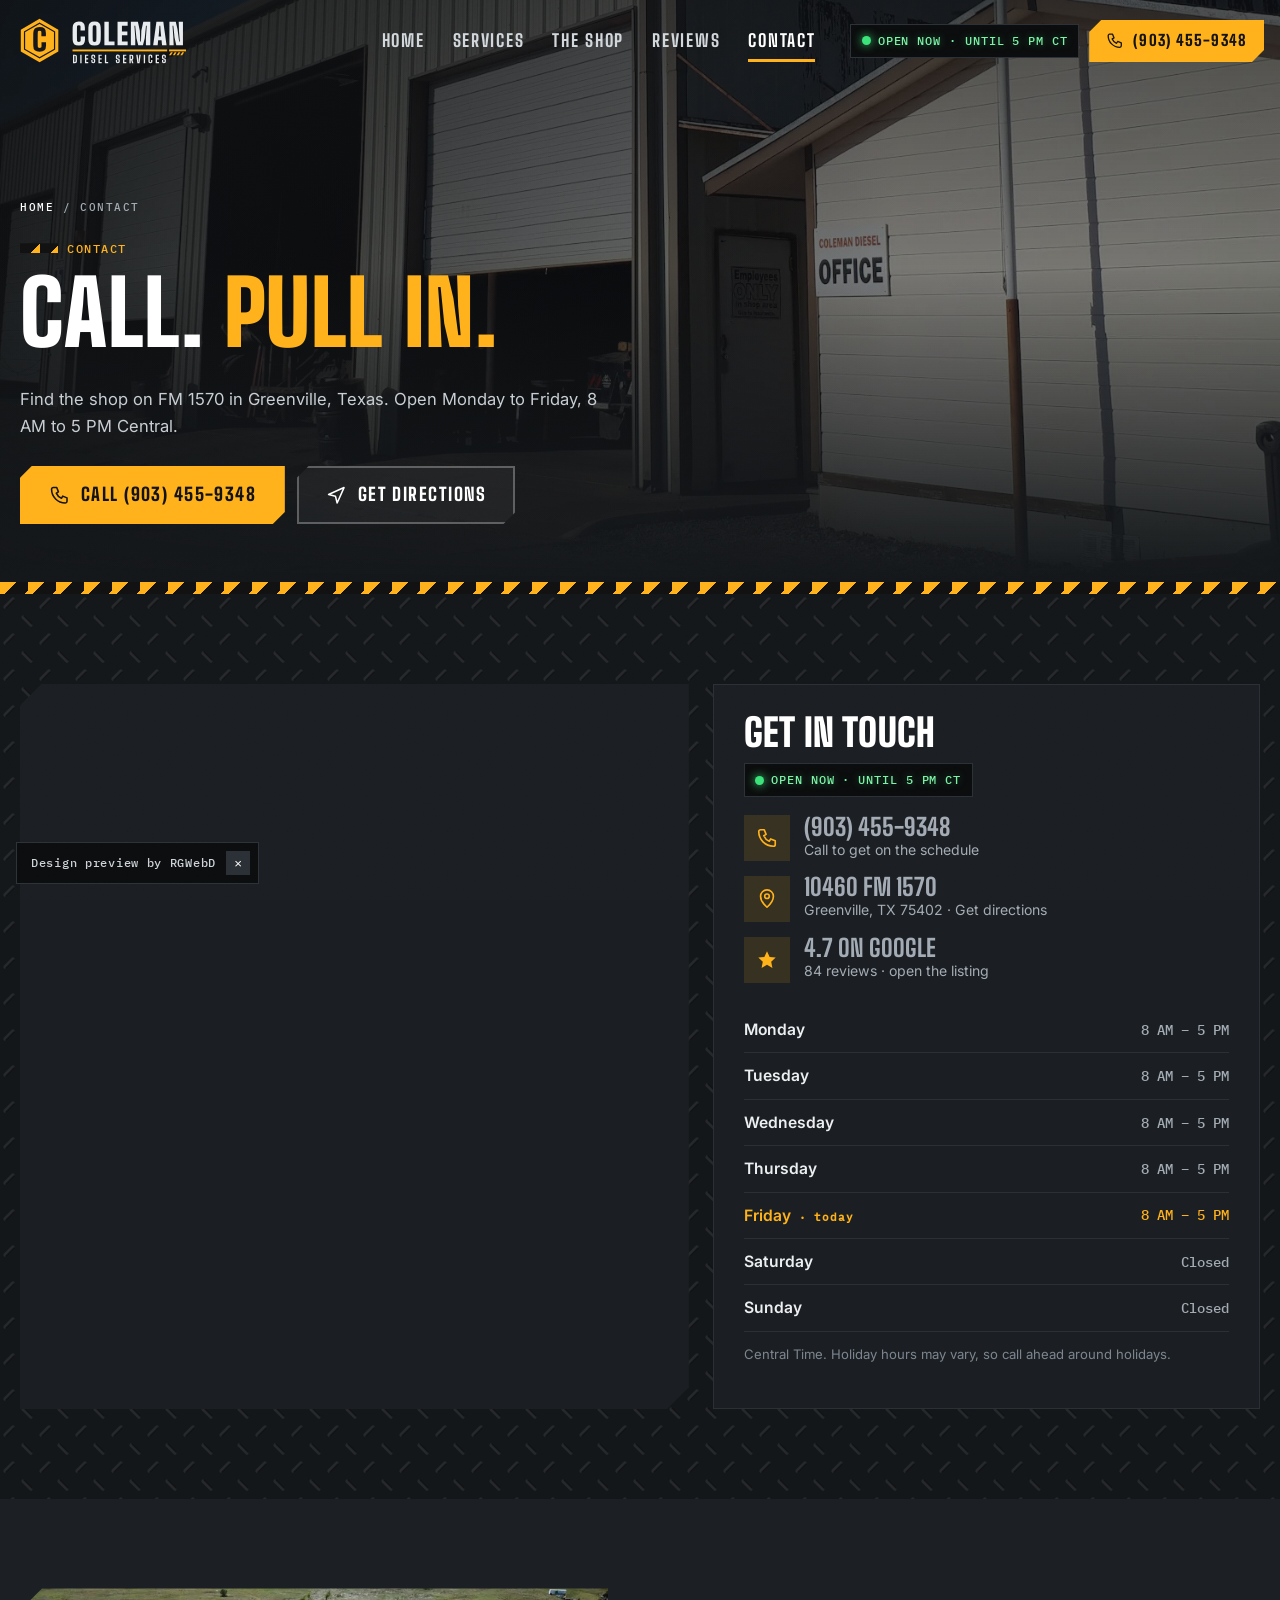
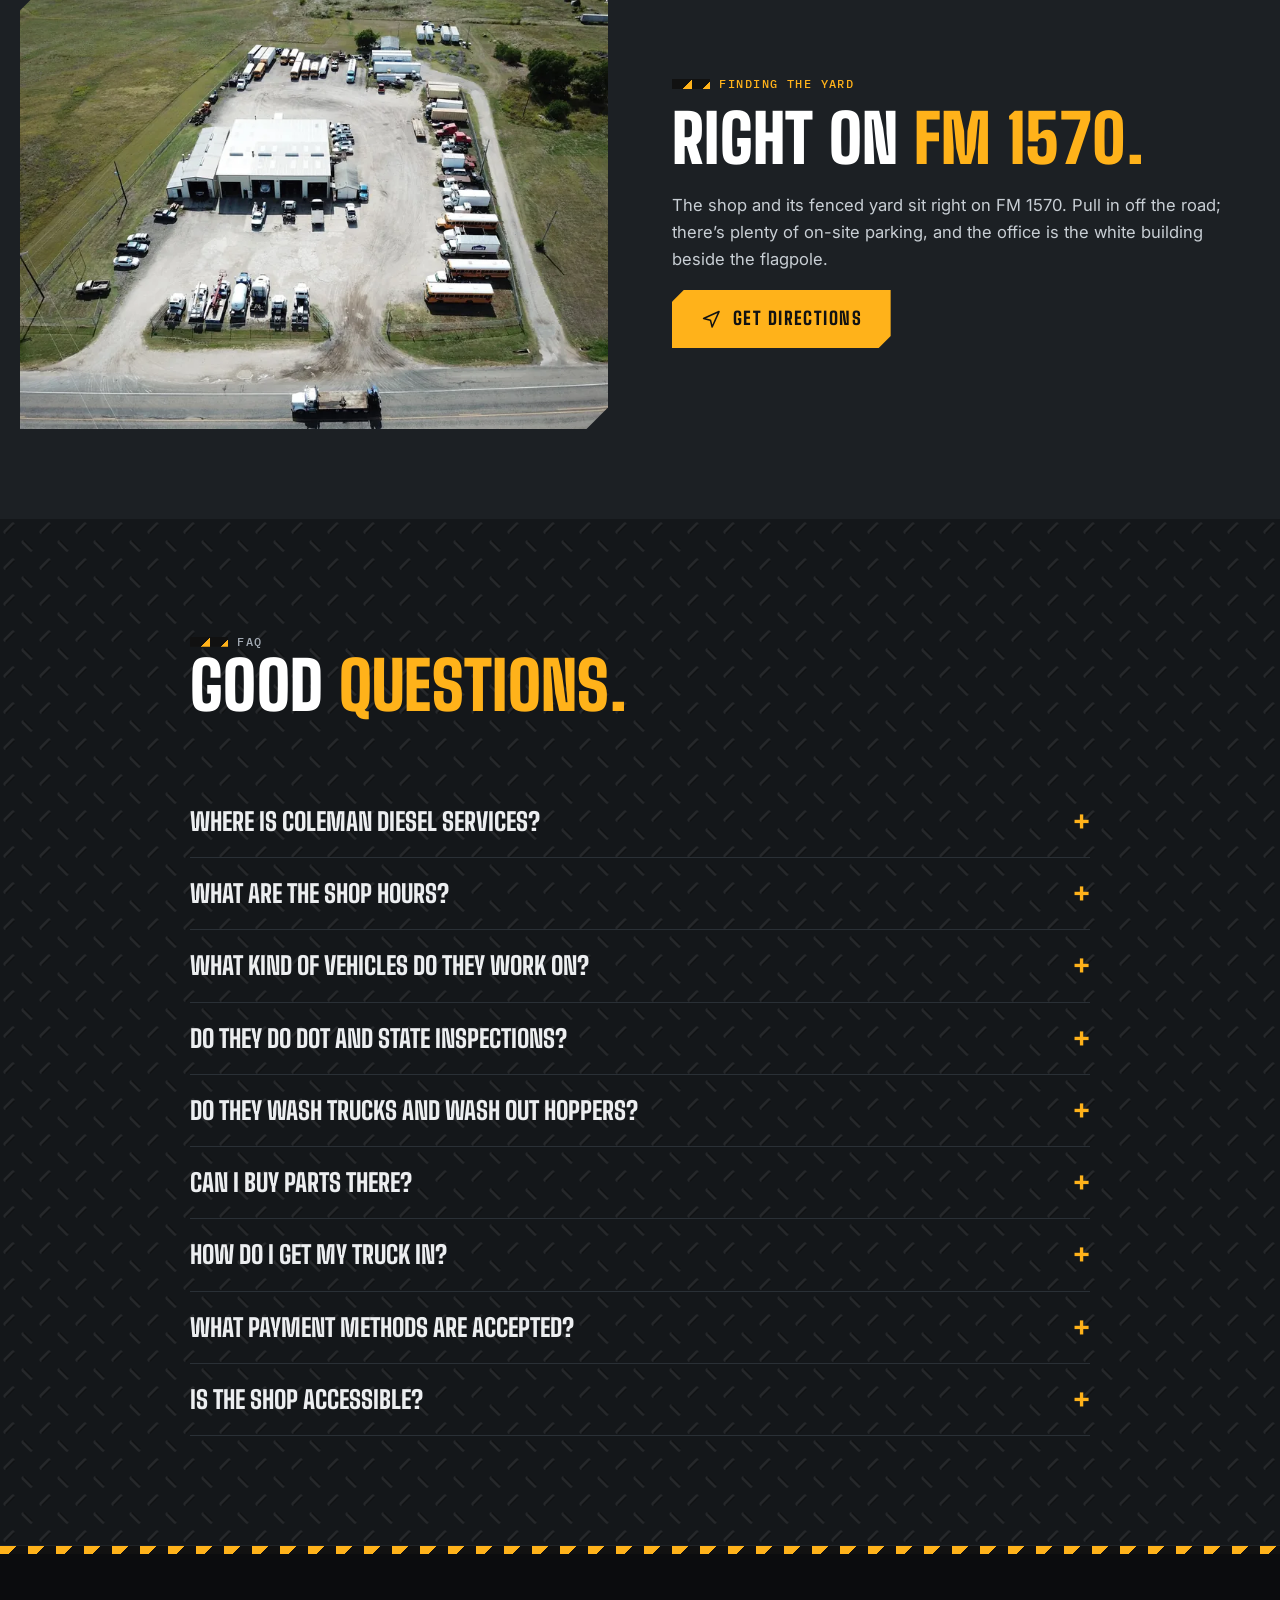
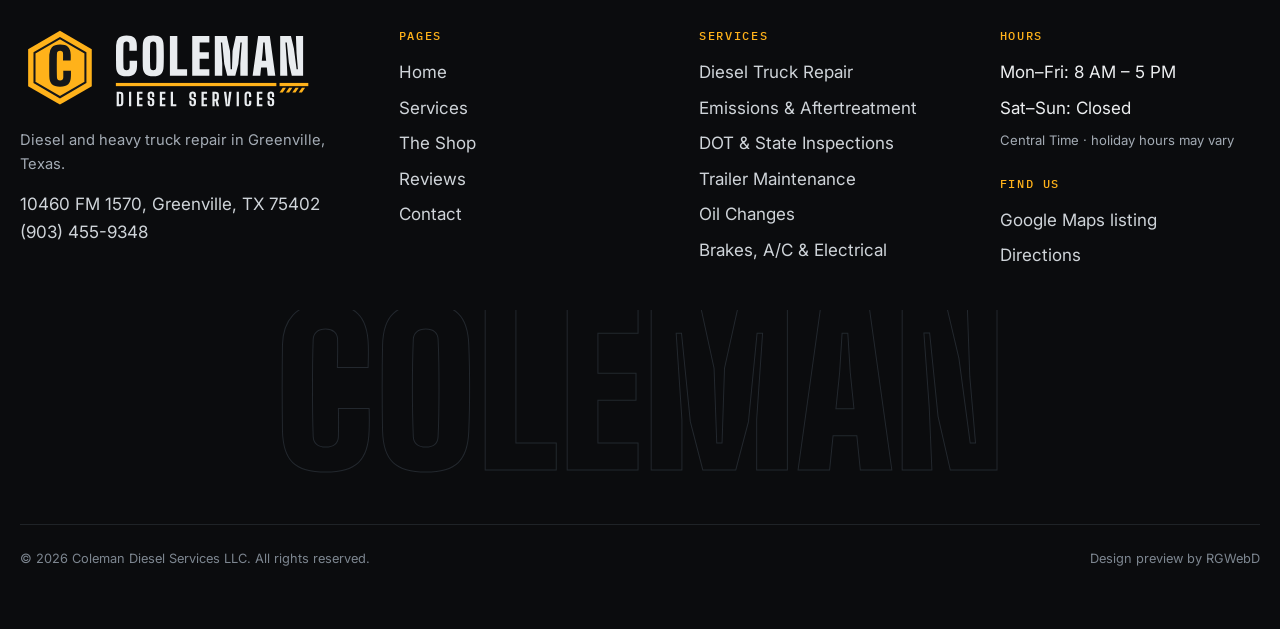
<file: contact.html>
<!doctype html><html lang="en"><head><meta charset="utf-8"><meta name="viewport" content="width=device-width,initial-scale=1,viewport-fit=cover">
<title>Contact &amp; Hours | Coleman Diesel Services, 10460 FM 1570, Greenville, TX</title><meta name="description" content="Coleman Diesel Services: 10460 FM 1570, Greenville, TX 75402. Call (903) 455-9348. Open Monday–Friday 8 AM–5 PM Central. Map, directions, hours and FAQ."><link rel="canonical" href="https://rgwebd.github.io/colemandiesel/contact.html"><meta name="robots" content="index,follow">
<meta name="theme-color" content="#0E1012"><link rel="icon" href="favicon.ico" sizes="any"><link rel="icon" href="assets/coleman-favicon.svg" type="image/svg+xml"><link rel="apple-touch-icon" href="apple-touch-icon.png">
<meta property="og:type" content="website"><meta property="og:site_name" content="Coleman Diesel Services"><meta property="og:title" content="Contact &amp; Hours | Coleman Diesel Services, 10460 FM 1570, Greenville, TX"><meta property="og:description" content="Coleman Diesel Services: 10460 FM 1570, Greenville, TX 75402. Call (903) 455-9348. Open Monday–Friday 8 AM–5 PM Central. Map, directions, hours and FAQ."><meta property="og:url" content="https://rgwebd.github.io/colemandiesel/contact.html"><meta property="og:image" content="https://rgwebd.github.io/colemandiesel/assets/og-image.jpg"><meta property="og:image:width" content="1200"><meta property="og:image:height" content="630"><meta property="og:locale" content="en_US">
<meta name="twitter:card" content="summary_large_image"><meta name="twitter:title" content="Contact &amp; Hours | Coleman Diesel Services, 10460 FM 1570, Greenville, TX"><meta name="twitter:description" content="Coleman Diesel Services: 10460 FM 1570, Greenville, TX 75402. Call (903) 455-9348. Open Monday–Friday 8 AM–5 PM Central. Map, directions, hours and FAQ."><meta name="twitter:image" content="https://rgwebd.github.io/colemandiesel/assets/og-image.jpg">
<link rel="preload" href="assets/fonts/bigshoulders.woff2" as="font" type="font/woff2" crossorigin><link rel="preload" href="assets/fonts/inter.woff2" as="font" type="font/woff2" crossorigin>
<link rel="stylesheet" href="assets/styles.css"><script>document.documentElement.classList.add('js')</script><script type="application/ld+json">{"@context": "https://schema.org", "@type": "AutoRepair", "@id": "https://rgwebd.github.io/colemandiesel/#business", "name": "Coleman Diesel Services LLC", "alternateName": "Coleman Diesel Services", "description": "Diesel and heavy truck repair shop in Greenville, Texas: diesel truck repair, emissions and aftertreatment diagnosis, DOT and state inspections, trailer maintenance, oil changes, brakes, A/C, a parts counter, and hopper washout and truck wash.", "url": "https://rgwebd.github.io/colemandiesel/", "telephone": "+1-903-455-9348", "image": ["https://rgwebd.github.io/colemandiesel/assets/img/g03-1600.webp", "https://rgwebd.github.io/colemandiesel/assets/img/g19-1600.webp", "https://rgwebd.github.io/colemandiesel/assets/og-image.jpg"], "logo": "https://rgwebd.github.io/colemandiesel/assets/favicon-512.png", "address": {"@type": "PostalAddress", "streetAddress": "10460 FM 1570", "addressLocality": "Greenville", "addressRegion": "TX", "postalCode": "75402", "addressCountry": "US"}, "geo": {"@type": "GeoCoordinates", "latitude": 33.0779342, "longitude": -96.152201}, "hasMap": "https://www.google.com/maps/place/Coleman+Diesel+Services+LLC/@33.0779342,-96.152201,17z/", "sameAs": ["https://www.google.com/maps/place/Coleman+Diesel+Services+LLC/@33.0779342,-96.152201,17z/"], "openingHoursSpecification": [{"@type": "OpeningHoursSpecification", "dayOfWeek": ["Monday", "Tuesday", "Wednesday", "Thursday", "Friday"], "opens": "08:00", "closes": "17:00"}], "paymentAccepted": "Check, Credit Card, Debit Card, NFC mobile payments", "amenityFeature": [{"@type": "LocationFeatureSpecification", "name": "Wheelchair-accessible parking lot", "value": true}, {"@type": "LocationFeatureSpecification", "name": "Wheelchair-accessible restroom", "value": true}, {"@type": "LocationFeatureSpecification", "name": "Restroom", "value": true}, {"@type": "LocationFeatureSpecification", "name": "On-site parking", "value": true}], "aggregateRating": {"@type": "AggregateRating", "ratingValue": 4.7, "reviewCount": 84, "bestRating": 5}, "makesOffer": [{"@type": "Offer", "itemOffered": {"@type": "Service", "name": "Diesel Truck Repair", "url": "https://rgwebd.github.io/colemandiesel/services.html#diesel-repair"}}, {"@type": "Offer", "itemOffered": {"@type": "Service", "name": "Emissions & Aftertreatment", "url": "https://rgwebd.github.io/colemandiesel/services.html#emissions"}}, {"@type": "Offer", "itemOffered": {"@type": "Service", "name": "DOT & State Inspections", "url": "https://rgwebd.github.io/colemandiesel/services.html#inspections"}}, {"@type": "Offer", "itemOffered": {"@type": "Service", "name": "Trailer Maintenance", "url": "https://rgwebd.github.io/colemandiesel/services.html#trailers"}}, {"@type": "Offer", "itemOffered": {"@type": "Service", "name": "Oil Changes", "url": "https://rgwebd.github.io/colemandiesel/services.html#oil-change"}}, {"@type": "Offer", "itemOffered": {"@type": "Service", "name": "Brakes, A/C & Electrical", "url": "https://rgwebd.github.io/colemandiesel/services.html#brakes-ac-electrical"}}, {"@type": "Offer", "itemOffered": {"@type": "Service", "name": "Hopper Washout & Truck Wash", "url": "https://rgwebd.github.io/colemandiesel/services.html#wash"}}, {"@type": "Offer", "itemOffered": {"@type": "Service", "name": "Parts Counter", "url": "https://rgwebd.github.io/colemandiesel/services.html#parts"}}, {"@type": "Offer", "itemOffered": {"@type": "Service", "name": "Onsite Service", "url": "https://rgwebd.github.io/colemandiesel/services.html#onsite"}}]}</script><script type="application/ld+json">{"@context": "https://schema.org", "@type": "BreadcrumbList", "itemListElement": [{"@type": "ListItem", "position": 1, "name": "Home", "item": "https://rgwebd.github.io/colemandiesel/"}, {"@type": "ListItem", "position": 2, "name": "Contact", "item": "https://rgwebd.github.io/colemandiesel/contact.html"}]}</script><script type="application/ld+json">{"@context": "https://schema.org", "@type": "FAQPage", "mainEntity": [{"@type": "Question", "name": "Where is Coleman Diesel Services?", "acceptedAnswer": {"@type": "Answer", "text": "The shop is at 10460 FM 1570, Greenville, TX 75402, on FM 1570 in Greenville, Texas."}}, {"@type": "Question", "name": "What are the shop hours?", "acceptedAnswer": {"@type": "Answer", "text": "Monday through Friday, 8 AM to 5 PM Central. Closed Saturday and Sunday. Holiday hours may vary: the shop is listed as closed for Thanksgiving and Black Friday, so call ahead around holidays."}}, {"@type": "Question", "name": "What kind of vehicles do they work on?", "acceptedAnswer": {"@type": "Answer", "text": "Diesel and heavy trucks, trailers, work trucks and equipment. Customers also bring in RVs for inspections and oil changes, and photos from the shop show school buses, tankers, dump trucks and mixers."}}, {"@type": "Question", "name": "Do they do DOT and state inspections?", "acceptedAnswer": {"@type": "Answer", "text": "Yes. Customers bring trucks, trailers and RVs to the shop for inspections, and the shop has a drive-over inspection pit."}}, {"@type": "Question", "name": "Do they wash trucks and wash out hoppers?", "acceptedAnswer": {"@type": "Answer", "text": "Yes. Hopper washouts and truck washes come up often in the shop’s Google reviews. Call ahead to line one up."}}, {"@type": "Question", "name": "Can I buy parts there?", "acceptedAnswer": {"@type": "Answer", "text": "Yes. The shop has a parts room and parts counter with parts and filters."}}, {"@type": "Question", "name": "How do I get my truck in?", "acceptedAnswer": {"@type": "Answer", "text": "Call (903) 455-9348. There’s no online booking, so a phone call is the fastest way to get on the schedule."}}, {"@type": "Question", "name": "What payment methods are accepted?", "acceptedAnswer": {"@type": "Answer", "text": "Checks, credit cards, debit cards and NFC mobile payments."}}, {"@type": "Question", "name": "Is the shop accessible?", "acceptedAnswer": {"@type": "Answer", "text": "The shop has a wheelchair-accessible parking lot and a wheelchair-accessible restroom, plus on-site parking."}}]}</script><script src="https://cosmiccallers.lovable.app/demo-track.js" data-demo="colemandiesel" defer></script></head>
<body><a class="skip" href="#main">Skip to content</a><div class="progress" aria-hidden="true"></div>
<header class="hdr"><div class="wrap"><a class="brand" href="index.html" aria-label="Coleman Diesel Services home"><img src="assets/coleman-horizontal-light.svg" width="363" height="106" alt="Coleman Diesel Services"></a>
<nav class="nav" aria-label="Main"><a href="index.html">Home</a><a href="services.html">Services</a><a href="shop.html">The Shop</a><a href="reviews.html">Reviews</a><a href="contact.html" aria-current="page">Contact</a></nav><div class="hdr-cta"><span class="status" data-status><i></i><span>Mon–Fri 8 AM–5 PM CT</span></span><a class="btn sm mag" href="tel:+19034559348"><svg viewBox="0 0 24 24" fill="none" stroke="currentColor" stroke-width="1.8" stroke-linecap="round" stroke-linejoin="round" aria-hidden="true"><path d="M5 3h4l2 5-2.5 1.5a11 11 0 0 0 6 6L16 13l5 2v4a2 2 0 0 1-2 2A16 16 0 0 1 3 5a2 2 0 0 1 2-2z"/></svg><span class="lbl">(903) 455-9348</span></a></div>
<button class="burger" type="button" aria-expanded="false" aria-controls="mnav" aria-label="Open menu"><span></span><span></span><span></span></button></div></header>
<nav class="mnav" id="mnav" aria-label="Mobile" aria-hidden="true"><a href="index.html">Home</a><a href="services.html">Services</a><a href="shop.html">The Shop</a><a href="reviews.html">Reviews</a><a href="contact.html" aria-current="page">Contact</a><div class="ctas"><a class="btn mag " href="tel:+19034559348"><svg viewBox="0 0 24 24" fill="none" stroke="currentColor" stroke-width="1.8" stroke-linecap="round" stroke-linejoin="round" aria-hidden="true"><path d="M5 3h4l2 5-2.5 1.5a11 11 0 0 0 6 6L16 13l5 2v4a2 2 0 0 1-2 2A16 16 0 0 1 3 5a2 2 0 0 1 2-2z"/></svg><span class="lbl">Call (903) 455-9348</span></a><a class="btn mag ghost" href="https://www.google.com/maps/dir/?api=1&destination=Coleman+Diesel+Services+LLC%2C+10460+FM+1570%2C+Greenville%2C+TX+75402" target="_blank" rel="noopener"><svg viewBox="0 0 24 24" fill="none" stroke="currentColor" stroke-width="1.8" stroke-linecap="round" stroke-linejoin="round" aria-hidden="true"><path d="M3 11l18-8-8 18-2-8z"/></svg><span class="lbl">Get directions</span></a></div><p style="margin-top:18px"><span class="status" data-status><i></i><span>Mon–Fri 8 AM–5 PM CT</span></span></p></nav><main id="main"><section class="phero"><div class="bg" data-px="0.12"><img src="assets/img/g24-1600.webp" srcset="assets/img/g24-800.webp 800w, assets/img/g24-1600.webp 1500w" sizes="100vw" width="1500" height="2000" alt="Shop bays and the Coleman Diesel office with the flag flying" fetchpriority="high" decoding="async" style="object-position:50% 70%"></div><div class="wrap"><nav class="crumbs" aria-label="Breadcrumb"><a href="index.html">Home</a> / <span aria-current="page">Contact</span></nav><p class="kicker">Contact</p><h1 class="split-h">Call. <span class='amb'>Pull in.</span></h1><p class="lead">Find the shop on FM 1570 in Greenville, Texas. Open Monday to Friday, 8 AM to 5 PM Central.</p><div class="ctas" style="margin-top:26px"><a class="btn mag " href="tel:+19034559348"><svg viewBox="0 0 24 24" fill="none" stroke="currentColor" stroke-width="1.8" stroke-linecap="round" stroke-linejoin="round" aria-hidden="true"><path d="M5 3h4l2 5-2.5 1.5a11 11 0 0 0 6 6L16 13l5 2v4a2 2 0 0 1-2 2A16 16 0 0 1 3 5a2 2 0 0 1 2-2z"/></svg><span class="lbl">Call (903) 455-9348</span></a><a class="btn mag ghost" href="https://www.google.com/maps/dir/?api=1&destination=Coleman+Diesel+Services+LLC%2C+10460+FM+1570%2C+Greenville%2C+TX+75402" target="_blank" rel="noopener"><svg viewBox="0 0 24 24" fill="none" stroke="currentColor" stroke-width="1.8" stroke-linecap="round" stroke-linejoin="round" aria-hidden="true"><path d="M3 11l18-8-8 18-2-8z"/></svg><span class="lbl">Get directions</span></a></div></div></section>
<section class="sec tight plate"><div class="wrap cgrid"><div class="map" data-r="zoom"><iframe src="https://www.google.com/maps?q=Coleman+Diesel+Services+LLC,+10460+FM+1570,+Greenville,+TX+75402&z=15&output=embed" title="Map to Coleman Diesel Services, 10460 FM 1570, Greenville, TX 75402" loading="lazy" referrerpolicy="no-referrer-when-downgrade" allowfullscreen></iframe></div>
<div class="panel" data-r><h2>Get in touch</h2><span class="status" data-status><i></i><span>Mon–Fri 8 AM–5 PM CT</span></span><div class="clines"><a class="cline" href="tel:+19034559348"><span class="ic"><svg viewBox="0 0 24 24" fill="none" stroke="currentColor" stroke-width="1.8" stroke-linecap="round" stroke-linejoin="round" aria-hidden="true"><path d="M5 3h4l2 5-2.5 1.5a11 11 0 0 0 6 6L16 13l5 2v4a2 2 0 0 1-2 2A16 16 0 0 1 3 5a2 2 0 0 1 2-2z"/></svg></span><span><b>(903) 455-9348</b><span>Call to get on the schedule</span></span></a>
<a class="cline" href="https://www.google.com/maps/dir/?api=1&destination=Coleman+Diesel+Services+LLC%2C+10460+FM+1570%2C+Greenville%2C+TX+75402" target="_blank" rel="noopener"><span class="ic"><svg viewBox="0 0 24 24" fill="none" stroke="currentColor" stroke-width="1.8" stroke-linecap="round" stroke-linejoin="round" aria-hidden="true"><path d="M12 21s7-6.2 7-12a7 7 0 0 0-14 0c0 5.8 7 12 7 12z"/><circle cx="12" cy="9" r="2.5"/></svg></span><span><b>10460 FM 1570</b><span>Greenville, TX 75402 · Get directions</span></span></a>
<a class="cline" href="https://maps.app.goo.gl/Wjjb2HDQk1zbNbVv6" target="_blank" rel="noopener"><span class="ic"><svg viewBox="0 0 24 24" fill="currentColor" aria-hidden="true"><path d="M12 2.5l2.9 6.1 6.6.8-4.9 4.6 1.3 6.6L12 17.3l-5.9 3.3 1.3-6.6-4.9-4.6 6.6-.8z"/></svg></span><span><b>4.7 on Google</b><span>84 reviews · open the listing</span></span></a></div><table class="hours"><caption class="sr" style="position:absolute;left:-9999px">Shop hours (Central Time)</caption><tbody><tr data-d="1"><th scope="row">Monday</th><td>8 AM – 5 PM</td></tr><tr data-d="2"><th scope="row">Tuesday</th><td>8 AM – 5 PM</td></tr><tr data-d="3"><th scope="row">Wednesday</th><td>8 AM – 5 PM</td></tr><tr data-d="4"><th scope="row">Thursday</th><td>8 AM – 5 PM</td></tr><tr data-d="5"><th scope="row">Friday</th><td>8 AM – 5 PM</td></tr><tr data-d="6"><th scope="row">Saturday</th><td>Closed</td></tr><tr data-d="0"><th scope="row">Sunday</th><td>Closed</td></tr></tbody></table><p class="note">Central Time. Holiday hours may vary, so call ahead around holidays.</p></div></div></section>
<section class="sec tight g2"><div class="wrap split"><div class="frame wide" data-r="zoom"><img src="assets/img/g19-1600.webp" srcset="assets/img/g19-800.webp 800w, assets/img/g19-1600.webp 1600w" sizes="(max-width:980px) 100vw, 50vw" width="1600" height="1200" alt="Aerial view of the shop and yard from the road" loading="lazy" decoding="async"></div><div data-r><p class="kicker">Finding the yard</p><h2 class="split-h">Right on <span class="amb">FM 1570.</span></h2><p class="lead">The shop and its fenced yard sit right on FM 1570. Pull in off the road; there’s plenty of on-site parking, and the office is the white building beside the flagpole.</p><div class="ctas"><a class="btn mag " href="https://www.google.com/maps/dir/?api=1&destination=Coleman+Diesel+Services+LLC%2C+10460+FM+1570%2C+Greenville%2C+TX+75402" target="_blank" rel="noopener"><svg viewBox="0 0 24 24" fill="none" stroke="currentColor" stroke-width="1.8" stroke-linecap="round" stroke-linejoin="round" aria-hidden="true"><path d="M3 11l18-8-8 18-2-8z"/></svg><span class="lbl">Get directions</span></a></div></div></div></section>
<section class="sec plate"><div class="wrap"><div class="head" style="max-width:900px;margin-inline:auto"><div><p class="kicker">FAQ</p><h2 class="split-h">Good <span class="amb">questions.</span></h2></div></div><div class="faq"><details><summary>Where is Coleman Diesel Services?</summary><p>The shop is at 10460 FM 1570, Greenville, TX 75402, on FM 1570 in Greenville, Texas.</p></details><details><summary>What are the shop hours?</summary><p>Monday through Friday, 8 AM to 5 PM Central. Closed Saturday and Sunday. Holiday hours may vary: the shop is listed as closed for Thanksgiving and Black Friday, so call ahead around holidays.</p></details><details><summary>What kind of vehicles do they work on?</summary><p>Diesel and heavy trucks, trailers, work trucks and equipment. Customers also bring in RVs for inspections and oil changes, and photos from the shop show school buses, tankers, dump trucks and mixers.</p></details><details><summary>Do they do DOT and state inspections?</summary><p>Yes. Customers bring trucks, trailers and RVs to the shop for inspections, and the shop has a drive-over inspection pit.</p></details><details><summary>Do they wash trucks and wash out hoppers?</summary><p>Yes. Hopper washouts and truck washes come up often in the shop’s Google reviews. Call ahead to line one up.</p></details><details><summary>Can I buy parts there?</summary><p>Yes. The shop has a parts room and parts counter with parts and filters.</p></details><details><summary>How do I get my truck in?</summary><p>Call (903) 455-9348. There’s no online booking, so a phone call is the fastest way to get on the schedule.</p></details><details><summary>What payment methods are accepted?</summary><p>Checks, credit cards, debit cards and NFC mobile payments.</p></details><details><summary>Is the shop accessible?</summary><p>The shop has a wheelchair-accessible parking lot and a wheelchair-accessible restroom, plus on-site parking.</p></details></div></div></section></main><footer class="ftr"><div class="wrap"><div class="fgrid">
<div><img src="assets/coleman-horizontal-light.svg" width="290" height="85" alt="Coleman Diesel Services" loading="lazy" style="width:290px;height:auto;margin-bottom:18px"><p>Diesel and heavy truck repair in Greenville, Texas.</p>
<address style="font-style:normal"><a href="https://www.google.com/maps/dir/?api=1&destination=Coleman+Diesel+Services+LLC%2C+10460+FM+1570%2C+Greenville%2C+TX+75402" target="_blank" rel="noopener">10460 FM 1570, Greenville, TX 75402</a><br><a href="tel:+19034559348">(903) 455-9348</a></address></div>
<div><h4>Pages</h4><ul><li><a href="index.html">Home</a></li><li><a href="services.html">Services</a></li><li><a href="shop.html">The Shop</a></li><li><a href="reviews.html">Reviews</a></li><li><a href="contact.html">Contact</a></li></ul></div><div><h4>Services</h4><ul><li><a href="services.html#diesel-repair">Diesel Truck Repair</a></li><li><a href="services.html#emissions">Emissions & Aftertreatment</a></li><li><a href="services.html#inspections">DOT & State Inspections</a></li><li><a href="services.html#trailers">Trailer Maintenance</a></li><li><a href="services.html#oil-change">Oil Changes</a></li><li><a href="services.html#brakes-ac-electrical">Brakes, A/C & Electrical</a></li></ul></div><div><h4>Hours</h4><ul><li>Mon–Fri: 8 AM – 5 PM</li><li>Sat–Sun: Closed</li><li class="muted" style="font-size:.82rem">Central Time · holiday hours may vary</li></ul><h4 style="margin-top:22px">Find us</h4><ul><li><a href="https://maps.app.goo.gl/Wjjb2HDQk1zbNbVv6" target="_blank" rel="noopener">Google Maps listing</a></li><li><a href="https://www.google.com/maps/dir/?api=1&destination=Coleman+Diesel+Services+LLC%2C+10460+FM+1570%2C+Greenville%2C+TX+75402" target="_blank" rel="noopener">Directions</a></li></ul></div>
</div><div class="bigword" aria-hidden="true">COLEMAN</div><div class="legal"><span>© 2026 Coleman Diesel Services LLC. All rights reserved.</span><span>Design preview by RGWebD</span></div></div></footer>
<div class="mbar"><a class="btn mag " href="tel:+19034559348"><svg viewBox="0 0 24 24" fill="none" stroke="currentColor" stroke-width="1.8" stroke-linecap="round" stroke-linejoin="round" aria-hidden="true"><path d="M5 3h4l2 5-2.5 1.5a11 11 0 0 0 6 6L16 13l5 2v4a2 2 0 0 1-2 2A16 16 0 0 1 3 5a2 2 0 0 1 2-2z"/></svg><span class="lbl">Call now</span></a><a class="btn mag ghost" href="https://www.google.com/maps/dir/?api=1&destination=Coleman+Diesel+Services+LLC%2C+10460+FM+1570%2C+Greenville%2C+TX+75402" target="_blank" rel="noopener"><svg viewBox="0 0 24 24" fill="none" stroke="currentColor" stroke-width="1.8" stroke-linecap="round" stroke-linejoin="round" aria-hidden="true"><path d="M3 11l18-8-8 18-2-8z"/></svg><span class="lbl">Get directions</span></a></div>
<div class="demo" role="note">Design preview by RGWebD<button type="button" aria-label="Dismiss preview note">×</button></div><script src="assets/script.js" defer></script></body></html>
</file>
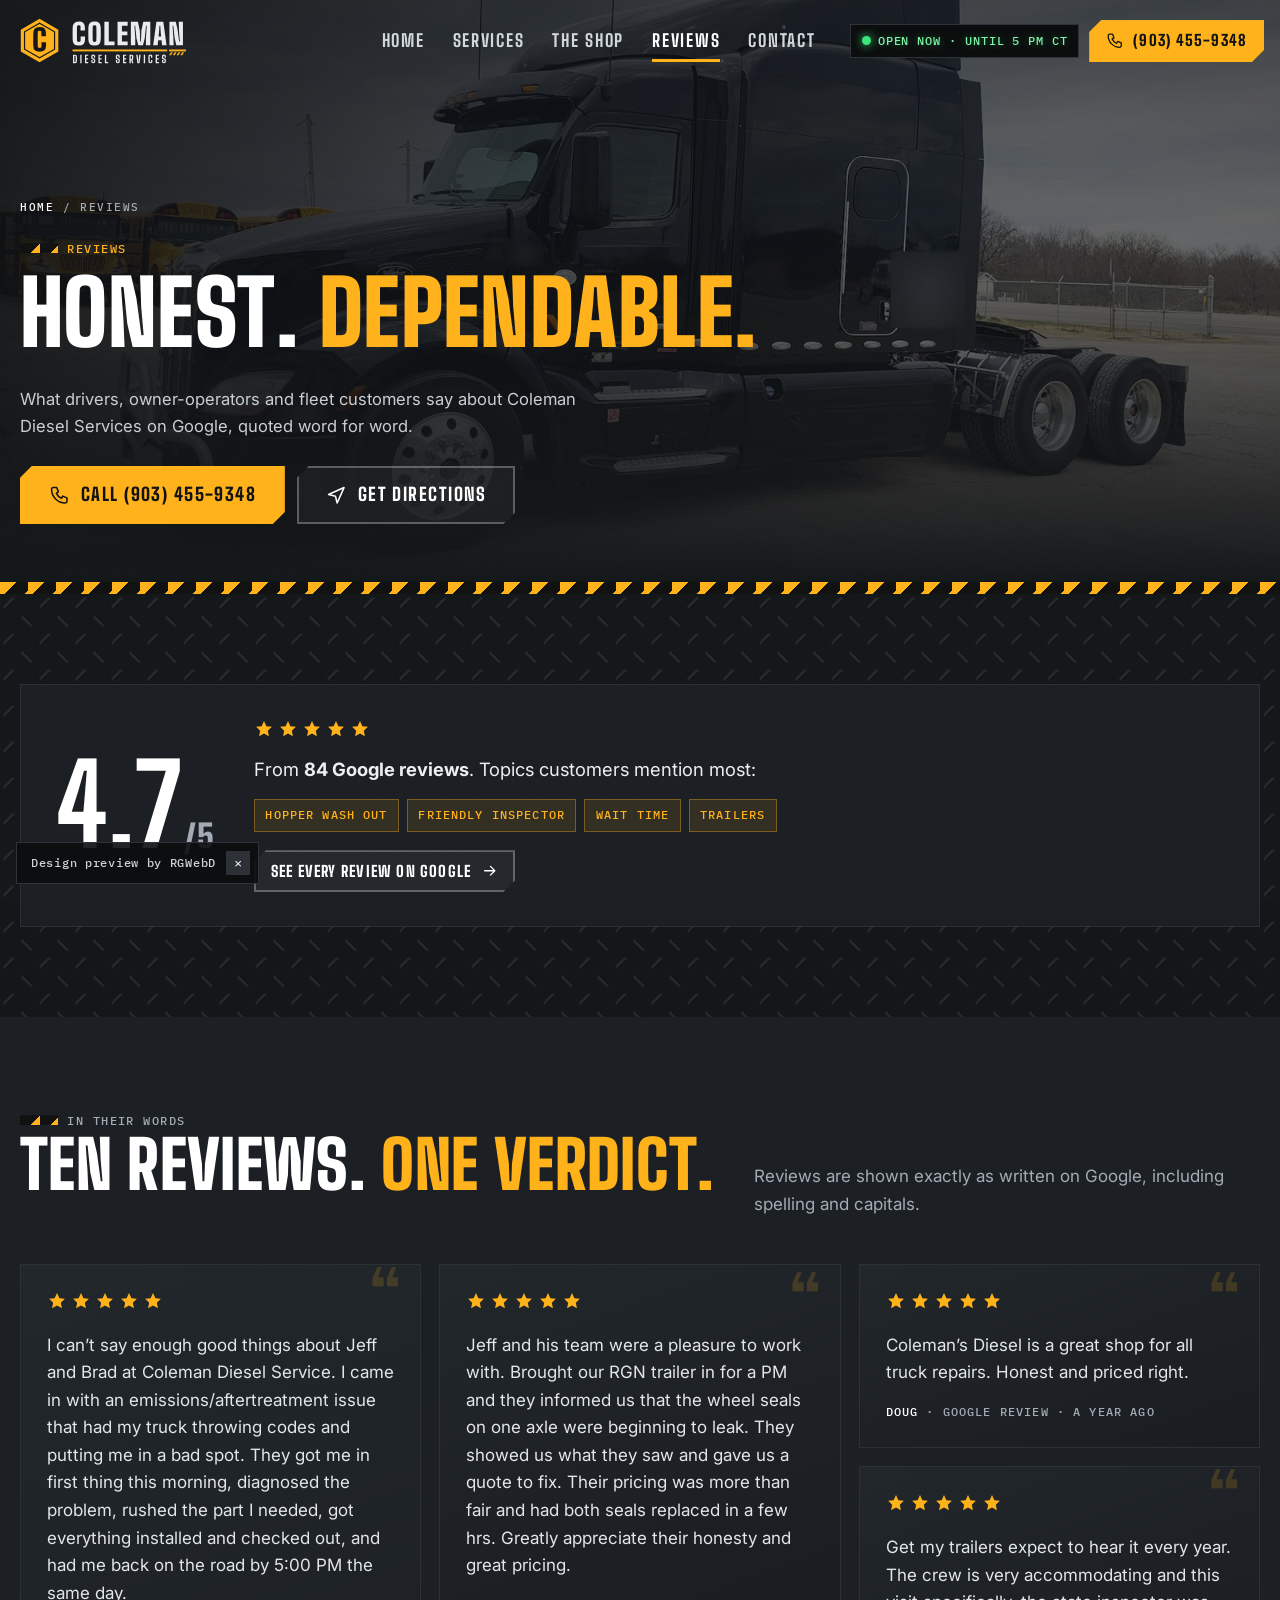
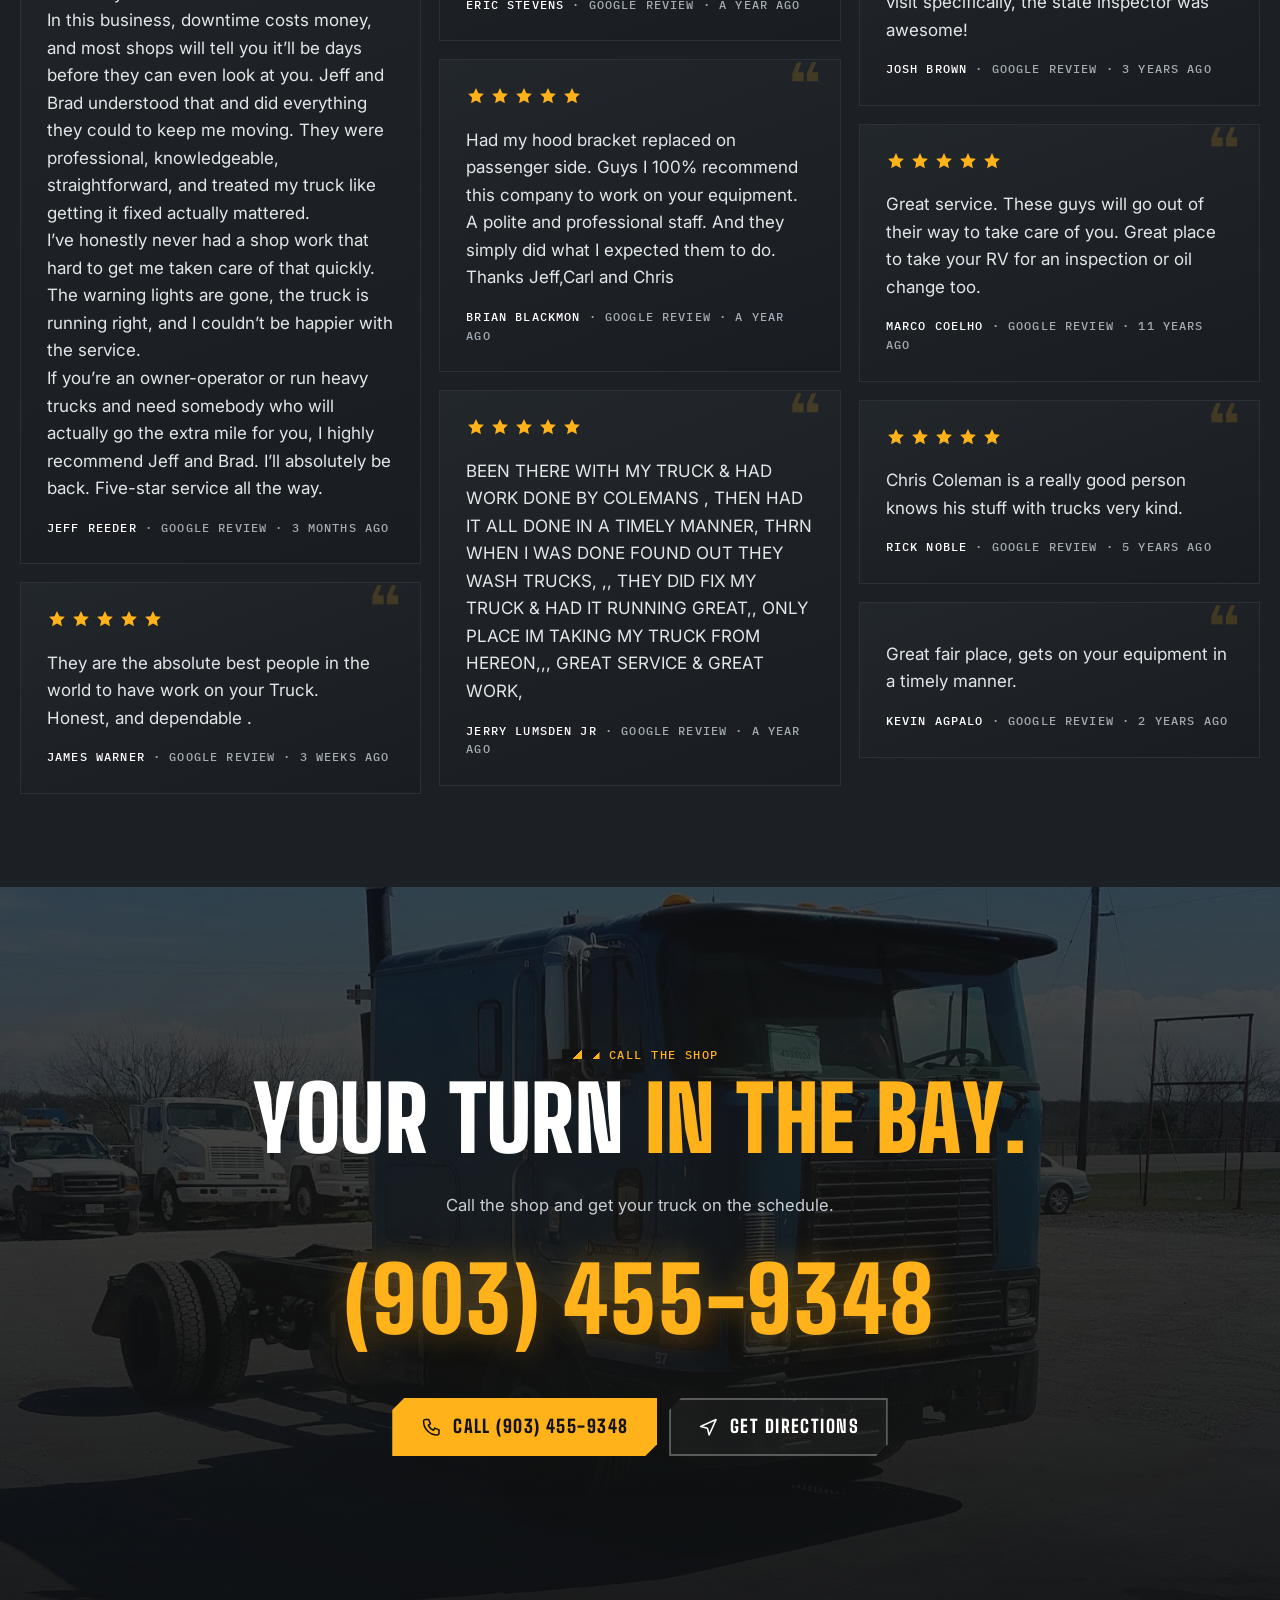
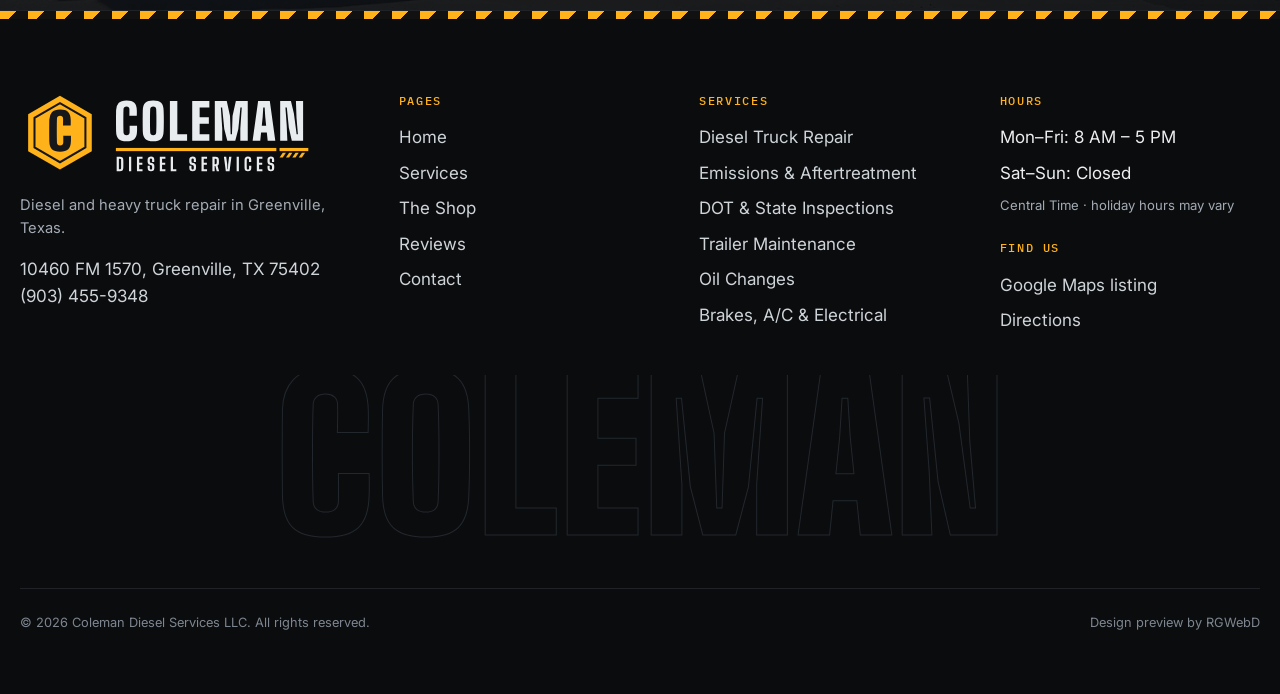
<file: reviews.html>
<!doctype html><html lang="en"><head><meta charset="utf-8"><meta name="viewport" content="width=device-width,initial-scale=1,viewport-fit=cover">
<title>Reviews | 4.7 Stars from 84 Google Reviews | Coleman Diesel Services</title><meta name="description" content="Read what customers say about Coleman Diesel Services in Greenville, TX: 4.7 stars from 84 Google reviews, quoted word for word."><link rel="canonical" href="https://rgwebd.github.io/colemandiesel/reviews.html"><meta name="robots" content="index,follow">
<meta name="theme-color" content="#0E1012"><link rel="icon" href="favicon.ico" sizes="any"><link rel="icon" href="assets/coleman-favicon.svg" type="image/svg+xml"><link rel="apple-touch-icon" href="apple-touch-icon.png">
<meta property="og:type" content="website"><meta property="og:site_name" content="Coleman Diesel Services"><meta property="og:title" content="Reviews | 4.7 Stars from 84 Google Reviews | Coleman Diesel Services"><meta property="og:description" content="Read what customers say about Coleman Diesel Services in Greenville, TX: 4.7 stars from 84 Google reviews, quoted word for word."><meta property="og:url" content="https://rgwebd.github.io/colemandiesel/reviews.html"><meta property="og:image" content="https://rgwebd.github.io/colemandiesel/assets/og-image.jpg"><meta property="og:image:width" content="1200"><meta property="og:image:height" content="630"><meta property="og:locale" content="en_US">
<meta name="twitter:card" content="summary_large_image"><meta name="twitter:title" content="Reviews | 4.7 Stars from 84 Google Reviews | Coleman Diesel Services"><meta name="twitter:description" content="Read what customers say about Coleman Diesel Services in Greenville, TX: 4.7 stars from 84 Google reviews, quoted word for word."><meta name="twitter:image" content="https://rgwebd.github.io/colemandiesel/assets/og-image.jpg">
<link rel="preload" href="assets/fonts/bigshoulders.woff2" as="font" type="font/woff2" crossorigin><link rel="preload" href="assets/fonts/inter.woff2" as="font" type="font/woff2" crossorigin>
<link rel="stylesheet" href="assets/styles.css"><script>document.documentElement.classList.add('js')</script><script type="application/ld+json">{"@context": "https://schema.org", "@type": "AutoRepair", "@id": "https://rgwebd.github.io/colemandiesel/#business", "name": "Coleman Diesel Services LLC", "alternateName": "Coleman Diesel Services", "description": "Diesel and heavy truck repair shop in Greenville, Texas: diesel truck repair, emissions and aftertreatment diagnosis, DOT and state inspections, trailer maintenance, oil changes, brakes, A/C, a parts counter, and hopper washout and truck wash.", "url": "https://rgwebd.github.io/colemandiesel/", "telephone": "+1-903-455-9348", "image": ["https://rgwebd.github.io/colemandiesel/assets/img/g03-1600.webp", "https://rgwebd.github.io/colemandiesel/assets/img/g19-1600.webp", "https://rgwebd.github.io/colemandiesel/assets/og-image.jpg"], "logo": "https://rgwebd.github.io/colemandiesel/assets/favicon-512.png", "address": {"@type": "PostalAddress", "streetAddress": "10460 FM 1570", "addressLocality": "Greenville", "addressRegion": "TX", "postalCode": "75402", "addressCountry": "US"}, "geo": {"@type": "GeoCoordinates", "latitude": 33.0779342, "longitude": -96.152201}, "hasMap": "https://www.google.com/maps/place/Coleman+Diesel+Services+LLC/@33.0779342,-96.152201,17z/", "sameAs": ["https://www.google.com/maps/place/Coleman+Diesel+Services+LLC/@33.0779342,-96.152201,17z/"], "openingHoursSpecification": [{"@type": "OpeningHoursSpecification", "dayOfWeek": ["Monday", "Tuesday", "Wednesday", "Thursday", "Friday"], "opens": "08:00", "closes": "17:00"}], "paymentAccepted": "Check, Credit Card, Debit Card, NFC mobile payments", "amenityFeature": [{"@type": "LocationFeatureSpecification", "name": "Wheelchair-accessible parking lot", "value": true}, {"@type": "LocationFeatureSpecification", "name": "Wheelchair-accessible restroom", "value": true}, {"@type": "LocationFeatureSpecification", "name": "Restroom", "value": true}, {"@type": "LocationFeatureSpecification", "name": "On-site parking", "value": true}], "aggregateRating": {"@type": "AggregateRating", "ratingValue": 4.7, "reviewCount": 84, "bestRating": 5}, "makesOffer": [{"@type": "Offer", "itemOffered": {"@type": "Service", "name": "Diesel Truck Repair", "url": "https://rgwebd.github.io/colemandiesel/services.html#diesel-repair"}}, {"@type": "Offer", "itemOffered": {"@type": "Service", "name": "Emissions & Aftertreatment", "url": "https://rgwebd.github.io/colemandiesel/services.html#emissions"}}, {"@type": "Offer", "itemOffered": {"@type": "Service", "name": "DOT & State Inspections", "url": "https://rgwebd.github.io/colemandiesel/services.html#inspections"}}, {"@type": "Offer", "itemOffered": {"@type": "Service", "name": "Trailer Maintenance", "url": "https://rgwebd.github.io/colemandiesel/services.html#trailers"}}, {"@type": "Offer", "itemOffered": {"@type": "Service", "name": "Oil Changes", "url": "https://rgwebd.github.io/colemandiesel/services.html#oil-change"}}, {"@type": "Offer", "itemOffered": {"@type": "Service", "name": "Brakes, A/C & Electrical", "url": "https://rgwebd.github.io/colemandiesel/services.html#brakes-ac-electrical"}}, {"@type": "Offer", "itemOffered": {"@type": "Service", "name": "Hopper Washout & Truck Wash", "url": "https://rgwebd.github.io/colemandiesel/services.html#wash"}}, {"@type": "Offer", "itemOffered": {"@type": "Service", "name": "Parts Counter", "url": "https://rgwebd.github.io/colemandiesel/services.html#parts"}}, {"@type": "Offer", "itemOffered": {"@type": "Service", "name": "Onsite Service", "url": "https://rgwebd.github.io/colemandiesel/services.html#onsite"}}], "review": [{"@type": "Review", "author": {"@type": "Person", "name": "Jeff Reeder"}, "reviewRating": {"@type": "Rating", "ratingValue": 5, "bestRating": 5}, "reviewBody": "I can’t say enough good things about Jeff and Brad at Coleman Diesel Service. I came in with an emissions/aftertreatment issue that had my truck throwing codes and putting me in a bad spot. They got me in first thing this morning, diagnosed the problem, rushed the part I needed, got everything installed and checked out, and had me back on the road by 5:00 PM the same day.\nIn this business, downtime costs money, and most shops will tell you it’ll be days before they can even look at you. Jeff and Brad understood that and did everything they could to keep me moving. They were professional, knowledgeable, straightforward, and treated my truck like getting it fixed actually mattered.\nI’ve honestly never had a shop work that hard to get me taken care of that quickly. The warning lights are gone, the truck is running right, and I couldn’t be happier with the service.\nIf you’re an owner-operator or run heavy trucks and need somebody who will actually go the extra mile for you, I highly recommend Jeff and Brad. I’ll absolutely be back. Five-star service all the way.", "publisher": {"@type": "Organization", "name": "Google"}}, {"@type": "Review", "author": {"@type": "Person", "name": "james warner"}, "reviewRating": {"@type": "Rating", "ratingValue": 5, "bestRating": 5}, "reviewBody": "They are the absolute best people in the world to have work on your Truck.\nHonest, and dependable .", "publisher": {"@type": "Organization", "name": "Google"}}, {"@type": "Review", "author": {"@type": "Person", "name": "Eric Stevens"}, "reviewRating": {"@type": "Rating", "ratingValue": 5, "bestRating": 5}, "reviewBody": "Jeff and his team were a pleasure to work with. Brought our RGN trailer in for a PM and they informed us that the wheel seals on one axle were beginning to leak. They showed us what they saw and gave us a quote to fix. Their pricing was more than fair and had both seals replaced in a few hrs. Greatly appreciate their honesty and great pricing.", "publisher": {"@type": "Organization", "name": "Google"}}, {"@type": "Review", "author": {"@type": "Person", "name": "Brian Blackmon"}, "reviewRating": {"@type": "Rating", "ratingValue": 5, "bestRating": 5}, "reviewBody": "Had my hood bracket replaced on passenger side. Guys I 100% recommend this company to work on your equipment. A polite and professional staff. And they simply did what I expected them to do. Thanks Jeff,Carl and Chris", "publisher": {"@type": "Organization", "name": "Google"}}, {"@type": "Review", "author": {"@type": "Person", "name": "Jerry Lumsden Jr"}, "reviewRating": {"@type": "Rating", "ratingValue": 5, "bestRating": 5}, "reviewBody": "BEEN THERE WITH MY TRUCK & HAD WORK DONE BY COLEMANS , THEN HAD IT ALL DONE IN A TIMELY MANNER, THRN WHEN I WAS DONE FOUND OUT THEY WASH TRUCKS, ,, THEY DID FIX MY TRUCK & HAD IT RUNNING GREAT,, ONLY PLACE IM TAKING MY TRUCK FROM HEREON,,, GREAT SERVICE & GREAT WORK,", "publisher": {"@type": "Organization", "name": "Google"}}, {"@type": "Review", "author": {"@type": "Person", "name": "Doug"}, "reviewRating": {"@type": "Rating", "ratingValue": 5, "bestRating": 5}, "reviewBody": "Coleman’s Diesel is a great shop for all truck repairs. Honest and priced right.", "publisher": {"@type": "Organization", "name": "Google"}}, {"@type": "Review", "author": {"@type": "Person", "name": "Josh Brown"}, "reviewRating": {"@type": "Rating", "ratingValue": 5, "bestRating": 5}, "reviewBody": "Get my trailers expect to hear it every year. The crew is very accommodating and this visit specifically, the state inspector was awesome!", "publisher": {"@type": "Organization", "name": "Google"}}, {"@type": "Review", "author": {"@type": "Person", "name": "Marco Coelho"}, "reviewRating": {"@type": "Rating", "ratingValue": 5, "bestRating": 5}, "reviewBody": "Great service.  These guys will go out of their way to take care of you.  Great place to take your RV for an inspection or oil change too.", "publisher": {"@type": "Organization", "name": "Google"}}, {"@type": "Review", "author": {"@type": "Person", "name": "Rick Noble"}, "reviewRating": {"@type": "Rating", "ratingValue": 5, "bestRating": 5}, "reviewBody": "Chris Coleman is a really good person knows his stuff with trucks very kind.", "publisher": {"@type": "Organization", "name": "Google"}}]}</script><script type="application/ld+json">{"@context": "https://schema.org", "@type": "BreadcrumbList", "itemListElement": [{"@type": "ListItem", "position": 1, "name": "Home", "item": "https://rgwebd.github.io/colemandiesel/"}, {"@type": "ListItem", "position": 2, "name": "Reviews", "item": "https://rgwebd.github.io/colemandiesel/reviews.html"}]}</script><script src="https://cosmiccallers.lovable.app/demo-track.js" data-demo="colemandiesel" defer></script></head>
<body><a class="skip" href="#main">Skip to content</a><div class="progress" aria-hidden="true"></div>
<header class="hdr"><div class="wrap"><a class="brand" href="index.html" aria-label="Coleman Diesel Services home"><img src="assets/coleman-horizontal-light.svg" width="363" height="106" alt="Coleman Diesel Services"></a>
<nav class="nav" aria-label="Main"><a href="index.html">Home</a><a href="services.html">Services</a><a href="shop.html">The Shop</a><a href="reviews.html" aria-current="page">Reviews</a><a href="contact.html">Contact</a></nav><div class="hdr-cta"><span class="status" data-status><i></i><span>Mon–Fri 8 AM–5 PM CT</span></span><a class="btn sm mag" href="tel:+19034559348"><svg viewBox="0 0 24 24" fill="none" stroke="currentColor" stroke-width="1.8" stroke-linecap="round" stroke-linejoin="round" aria-hidden="true"><path d="M5 3h4l2 5-2.5 1.5a11 11 0 0 0 6 6L16 13l5 2v4a2 2 0 0 1-2 2A16 16 0 0 1 3 5a2 2 0 0 1 2-2z"/></svg><span class="lbl">(903) 455-9348</span></a></div>
<button class="burger" type="button" aria-expanded="false" aria-controls="mnav" aria-label="Open menu"><span></span><span></span><span></span></button></div></header>
<nav class="mnav" id="mnav" aria-label="Mobile" aria-hidden="true"><a href="index.html">Home</a><a href="services.html">Services</a><a href="shop.html">The Shop</a><a href="reviews.html" aria-current="page">Reviews</a><a href="contact.html">Contact</a><div class="ctas"><a class="btn mag " href="tel:+19034559348"><svg viewBox="0 0 24 24" fill="none" stroke="currentColor" stroke-width="1.8" stroke-linecap="round" stroke-linejoin="round" aria-hidden="true"><path d="M5 3h4l2 5-2.5 1.5a11 11 0 0 0 6 6L16 13l5 2v4a2 2 0 0 1-2 2A16 16 0 0 1 3 5a2 2 0 0 1 2-2z"/></svg><span class="lbl">Call (903) 455-9348</span></a><a class="btn mag ghost" href="https://www.google.com/maps/dir/?api=1&destination=Coleman+Diesel+Services+LLC%2C+10460+FM+1570%2C+Greenville%2C+TX+75402" target="_blank" rel="noopener"><svg viewBox="0 0 24 24" fill="none" stroke="currentColor" stroke-width="1.8" stroke-linecap="round" stroke-linejoin="round" aria-hidden="true"><path d="M3 11l18-8-8 18-2-8z"/></svg><span class="lbl">Get directions</span></a></div><p style="margin-top:18px"><span class="status" data-status><i></i><span>Mon–Fri 8 AM–5 PM CT</span></span></p></nav><main id="main"><section class="phero"><div class="bg" data-px="0.12"><img src="assets/img/g20-1600.webp" srcset="assets/img/g20-800.webp 800w, assets/img/g20-1600.webp 1600w" sizes="100vw" width="1600" height="1200" alt="Black Peterbilt sleeper tractor in the lot" fetchpriority="high" decoding="async" style="object-position:60% 55%"></div><div class="wrap"><nav class="crumbs" aria-label="Breadcrumb"><a href="index.html">Home</a> / <span aria-current="page">Reviews</span></nav><p class="kicker">Reviews</p><h1 class="split-h">Honest. <span class='amb'>Dependable.</span></h1><p class="lead">What drivers, owner-operators and fleet customers say about Coleman Diesel Services on Google, quoted word for word.</p><div class="ctas" style="margin-top:26px"><a class="btn mag " href="tel:+19034559348"><svg viewBox="0 0 24 24" fill="none" stroke="currentColor" stroke-width="1.8" stroke-linecap="round" stroke-linejoin="round" aria-hidden="true"><path d="M5 3h4l2 5-2.5 1.5a11 11 0 0 0 6 6L16 13l5 2v4a2 2 0 0 1-2 2A16 16 0 0 1 3 5a2 2 0 0 1 2-2z"/></svg><span class="lbl">Call (903) 455-9348</span></a><a class="btn mag ghost" href="https://www.google.com/maps/dir/?api=1&destination=Coleman+Diesel+Services+LLC%2C+10460+FM+1570%2C+Greenville%2C+TX+75402" target="_blank" rel="noopener"><svg viewBox="0 0 24 24" fill="none" stroke="currentColor" stroke-width="1.8" stroke-linecap="round" stroke-linejoin="round" aria-hidden="true"><path d="M3 11l18-8-8 18-2-8z"/></svg><span class="lbl">Get directions</span></a></div></div></section>
<section class="sec tight plate"><div class="wrap"><div class="rsum" data-r><div class="big" data-count="4.7" data-dec="1"><b>4.7</b><small>/5</small></div>
<div><span class="stars" aria-label="5 out of 5 stars"><svg viewBox="0 0 24 24" fill="currentColor" aria-hidden="true"><path d="M12 2.5l2.9 6.1 6.6.8-4.9 4.6 1.3 6.6L12 17.3l-5.9 3.3 1.3-6.6-4.9-4.6 6.6-.8z"/></svg><svg viewBox="0 0 24 24" fill="currentColor" aria-hidden="true"><path d="M12 2.5l2.9 6.1 6.6.8-4.9 4.6 1.3 6.6L12 17.3l-5.9 3.3 1.3-6.6-4.9-4.6 6.6-.8z"/></svg><svg viewBox="0 0 24 24" fill="currentColor" aria-hidden="true"><path d="M12 2.5l2.9 6.1 6.6.8-4.9 4.6 1.3 6.6L12 17.3l-5.9 3.3 1.3-6.6-4.9-4.6 6.6-.8z"/></svg><svg viewBox="0 0 24 24" fill="currentColor" aria-hidden="true"><path d="M12 2.5l2.9 6.1 6.6.8-4.9 4.6 1.3 6.6L12 17.3l-5.9 3.3 1.3-6.6-4.9-4.6 6.6-.8z"/></svg><svg viewBox="0 0 24 24" fill="currentColor" aria-hidden="true"><path d="M12 2.5l2.9 6.1 6.6.8-4.9 4.6 1.3 6.6L12 17.3l-5.9 3.3 1.3-6.6-4.9-4.6 6.6-.8z"/></svg></span><p style="margin:8px 0 0;font-size:1.15rem">From <b>84 Google reviews</b>. Topics customers mention most:</p><div class="topics"><span>Hopper wash out</span><span>Friendly inspector</span><span>Wait time</span><span>Trailers</span></div>
<p style="margin:18px 0 0"><a class="btn sm ghost mag" href="https://maps.app.goo.gl/Wjjb2HDQk1zbNbVv6" target="_blank" rel="noopener"><span class="lbl">See every review on Google</span><svg viewBox="0 0 24 24" fill="none" stroke="currentColor" stroke-width="1.8" stroke-linecap="round" stroke-linejoin="round" aria-hidden="true"><path d="M5 12h14M13 6l6 6-6 6"/></svg></a></p></div></div></div></section>
<section class="sec tight g2"><div class="wrap"><div class="head"><div><p class="kicker">In their words</p><h2 class="split-h">Ten reviews. <span class="amb">One verdict.</span></h2></div><p>Reviews are shown exactly as written on Google, including spelling and capitals.</p></div><div class="rgrid"><figure class="rcard"><span class="stars" aria-label="5 out of 5 stars"><svg viewBox="0 0 24 24" fill="currentColor" aria-hidden="true"><path d="M12 2.5l2.9 6.1 6.6.8-4.9 4.6 1.3 6.6L12 17.3l-5.9 3.3 1.3-6.6-4.9-4.6 6.6-.8z"/></svg><svg viewBox="0 0 24 24" fill="currentColor" aria-hidden="true"><path d="M12 2.5l2.9 6.1 6.6.8-4.9 4.6 1.3 6.6L12 17.3l-5.9 3.3 1.3-6.6-4.9-4.6 6.6-.8z"/></svg><svg viewBox="0 0 24 24" fill="currentColor" aria-hidden="true"><path d="M12 2.5l2.9 6.1 6.6.8-4.9 4.6 1.3 6.6L12 17.3l-5.9 3.3 1.3-6.6-4.9-4.6 6.6-.8z"/></svg><svg viewBox="0 0 24 24" fill="currentColor" aria-hidden="true"><path d="M12 2.5l2.9 6.1 6.6.8-4.9 4.6 1.3 6.6L12 17.3l-5.9 3.3 1.3-6.6-4.9-4.6 6.6-.8z"/></svg><svg viewBox="0 0 24 24" fill="currentColor" aria-hidden="true"><path d="M12 2.5l2.9 6.1 6.6.8-4.9 4.6 1.3 6.6L12 17.3l-5.9 3.3 1.3-6.6-4.9-4.6 6.6-.8z"/></svg></span><blockquote>I can’t say enough good things about Jeff and Brad at Coleman Diesel Service. I came in with an emissions/aftertreatment issue that had my truck throwing codes and putting me in a bad spot. They got me in first thing this morning, diagnosed the problem, rushed the part I needed, got everything installed and checked out, and had me back on the road by 5:00 PM the same day.
In this business, downtime costs money, and most shops will tell you it’ll be days before they can even look at you. Jeff and Brad understood that and did everything they could to keep me moving. They were professional, knowledgeable, straightforward, and treated my truck like getting it fixed actually mattered.
I’ve honestly never had a shop work that hard to get me taken care of that quickly. The warning lights are gone, the truck is running right, and I couldn’t be happier with the service.
If you’re an owner-operator or run heavy trucks and need somebody who will actually go the extra mile for you, I highly recommend Jeff and Brad. I’ll absolutely be back. Five-star service all the way.</blockquote><figcaption class="who"><b>Jeff Reeder</b> · Google review · 3 months ago</figcaption></figure><figure class="rcard"><span class="stars" aria-label="5 out of 5 stars"><svg viewBox="0 0 24 24" fill="currentColor" aria-hidden="true"><path d="M12 2.5l2.9 6.1 6.6.8-4.9 4.6 1.3 6.6L12 17.3l-5.9 3.3 1.3-6.6-4.9-4.6 6.6-.8z"/></svg><svg viewBox="0 0 24 24" fill="currentColor" aria-hidden="true"><path d="M12 2.5l2.9 6.1 6.6.8-4.9 4.6 1.3 6.6L12 17.3l-5.9 3.3 1.3-6.6-4.9-4.6 6.6-.8z"/></svg><svg viewBox="0 0 24 24" fill="currentColor" aria-hidden="true"><path d="M12 2.5l2.9 6.1 6.6.8-4.9 4.6 1.3 6.6L12 17.3l-5.9 3.3 1.3-6.6-4.9-4.6 6.6-.8z"/></svg><svg viewBox="0 0 24 24" fill="currentColor" aria-hidden="true"><path d="M12 2.5l2.9 6.1 6.6.8-4.9 4.6 1.3 6.6L12 17.3l-5.9 3.3 1.3-6.6-4.9-4.6 6.6-.8z"/></svg><svg viewBox="0 0 24 24" fill="currentColor" aria-hidden="true"><path d="M12 2.5l2.9 6.1 6.6.8-4.9 4.6 1.3 6.6L12 17.3l-5.9 3.3 1.3-6.6-4.9-4.6 6.6-.8z"/></svg></span><blockquote>They are the absolute best people in the world to have work on your Truck.
Honest, and dependable .</blockquote><figcaption class="who"><b>james warner</b> · Google review · 3 weeks ago</figcaption></figure><figure class="rcard"><span class="stars" aria-label="5 out of 5 stars"><svg viewBox="0 0 24 24" fill="currentColor" aria-hidden="true"><path d="M12 2.5l2.9 6.1 6.6.8-4.9 4.6 1.3 6.6L12 17.3l-5.9 3.3 1.3-6.6-4.9-4.6 6.6-.8z"/></svg><svg viewBox="0 0 24 24" fill="currentColor" aria-hidden="true"><path d="M12 2.5l2.9 6.1 6.6.8-4.9 4.6 1.3 6.6L12 17.3l-5.9 3.3 1.3-6.6-4.9-4.6 6.6-.8z"/></svg><svg viewBox="0 0 24 24" fill="currentColor" aria-hidden="true"><path d="M12 2.5l2.9 6.1 6.6.8-4.9 4.6 1.3 6.6L12 17.3l-5.9 3.3 1.3-6.6-4.9-4.6 6.6-.8z"/></svg><svg viewBox="0 0 24 24" fill="currentColor" aria-hidden="true"><path d="M12 2.5l2.9 6.1 6.6.8-4.9 4.6 1.3 6.6L12 17.3l-5.9 3.3 1.3-6.6-4.9-4.6 6.6-.8z"/></svg><svg viewBox="0 0 24 24" fill="currentColor" aria-hidden="true"><path d="M12 2.5l2.9 6.1 6.6.8-4.9 4.6 1.3 6.6L12 17.3l-5.9 3.3 1.3-6.6-4.9-4.6 6.6-.8z"/></svg></span><blockquote>Jeff and his team were a pleasure to work with. Brought our RGN trailer in for a PM and they informed us that the wheel seals on one axle were beginning to leak. They showed us what they saw and gave us a quote to fix. Their pricing was more than fair and had both seals replaced in a few hrs. Greatly appreciate their honesty and great pricing.</blockquote><figcaption class="who"><b>Eric Stevens</b> · Google review · a year ago</figcaption></figure><figure class="rcard"><span class="stars" aria-label="5 out of 5 stars"><svg viewBox="0 0 24 24" fill="currentColor" aria-hidden="true"><path d="M12 2.5l2.9 6.1 6.6.8-4.9 4.6 1.3 6.6L12 17.3l-5.9 3.3 1.3-6.6-4.9-4.6 6.6-.8z"/></svg><svg viewBox="0 0 24 24" fill="currentColor" aria-hidden="true"><path d="M12 2.5l2.9 6.1 6.6.8-4.9 4.6 1.3 6.6L12 17.3l-5.9 3.3 1.3-6.6-4.9-4.6 6.6-.8z"/></svg><svg viewBox="0 0 24 24" fill="currentColor" aria-hidden="true"><path d="M12 2.5l2.9 6.1 6.6.8-4.9 4.6 1.3 6.6L12 17.3l-5.9 3.3 1.3-6.6-4.9-4.6 6.6-.8z"/></svg><svg viewBox="0 0 24 24" fill="currentColor" aria-hidden="true"><path d="M12 2.5l2.9 6.1 6.6.8-4.9 4.6 1.3 6.6L12 17.3l-5.9 3.3 1.3-6.6-4.9-4.6 6.6-.8z"/></svg><svg viewBox="0 0 24 24" fill="currentColor" aria-hidden="true"><path d="M12 2.5l2.9 6.1 6.6.8-4.9 4.6 1.3 6.6L12 17.3l-5.9 3.3 1.3-6.6-4.9-4.6 6.6-.8z"/></svg></span><blockquote>Had my hood bracket replaced on passenger side. Guys I 100% recommend this company to work on your equipment. A polite and professional staff. And they simply did what I expected them to do. Thanks Jeff,Carl and Chris</blockquote><figcaption class="who"><b>Brian Blackmon</b> · Google review · a year ago</figcaption></figure><figure class="rcard"><span class="stars" aria-label="5 out of 5 stars"><svg viewBox="0 0 24 24" fill="currentColor" aria-hidden="true"><path d="M12 2.5l2.9 6.1 6.6.8-4.9 4.6 1.3 6.6L12 17.3l-5.9 3.3 1.3-6.6-4.9-4.6 6.6-.8z"/></svg><svg viewBox="0 0 24 24" fill="currentColor" aria-hidden="true"><path d="M12 2.5l2.9 6.1 6.6.8-4.9 4.6 1.3 6.6L12 17.3l-5.9 3.3 1.3-6.6-4.9-4.6 6.6-.8z"/></svg><svg viewBox="0 0 24 24" fill="currentColor" aria-hidden="true"><path d="M12 2.5l2.9 6.1 6.6.8-4.9 4.6 1.3 6.6L12 17.3l-5.9 3.3 1.3-6.6-4.9-4.6 6.6-.8z"/></svg><svg viewBox="0 0 24 24" fill="currentColor" aria-hidden="true"><path d="M12 2.5l2.9 6.1 6.6.8-4.9 4.6 1.3 6.6L12 17.3l-5.9 3.3 1.3-6.6-4.9-4.6 6.6-.8z"/></svg><svg viewBox="0 0 24 24" fill="currentColor" aria-hidden="true"><path d="M12 2.5l2.9 6.1 6.6.8-4.9 4.6 1.3 6.6L12 17.3l-5.9 3.3 1.3-6.6-4.9-4.6 6.6-.8z"/></svg></span><blockquote>BEEN THERE WITH MY TRUCK &amp; HAD WORK DONE BY COLEMANS , THEN HAD IT ALL DONE IN A TIMELY MANNER, THRN WHEN I WAS DONE FOUND OUT THEY WASH TRUCKS, ,, THEY DID FIX MY TRUCK &amp; HAD IT RUNNING GREAT,, ONLY PLACE IM TAKING MY TRUCK FROM HEREON,,, GREAT SERVICE &amp; GREAT WORK,</blockquote><figcaption class="who"><b>Jerry Lumsden Jr</b> · Google review · a year ago</figcaption></figure><figure class="rcard"><span class="stars" aria-label="5 out of 5 stars"><svg viewBox="0 0 24 24" fill="currentColor" aria-hidden="true"><path d="M12 2.5l2.9 6.1 6.6.8-4.9 4.6 1.3 6.6L12 17.3l-5.9 3.3 1.3-6.6-4.9-4.6 6.6-.8z"/></svg><svg viewBox="0 0 24 24" fill="currentColor" aria-hidden="true"><path d="M12 2.5l2.9 6.1 6.6.8-4.9 4.6 1.3 6.6L12 17.3l-5.9 3.3 1.3-6.6-4.9-4.6 6.6-.8z"/></svg><svg viewBox="0 0 24 24" fill="currentColor" aria-hidden="true"><path d="M12 2.5l2.9 6.1 6.6.8-4.9 4.6 1.3 6.6L12 17.3l-5.9 3.3 1.3-6.6-4.9-4.6 6.6-.8z"/></svg><svg viewBox="0 0 24 24" fill="currentColor" aria-hidden="true"><path d="M12 2.5l2.9 6.1 6.6.8-4.9 4.6 1.3 6.6L12 17.3l-5.9 3.3 1.3-6.6-4.9-4.6 6.6-.8z"/></svg><svg viewBox="0 0 24 24" fill="currentColor" aria-hidden="true"><path d="M12 2.5l2.9 6.1 6.6.8-4.9 4.6 1.3 6.6L12 17.3l-5.9 3.3 1.3-6.6-4.9-4.6 6.6-.8z"/></svg></span><blockquote>Coleman’s Diesel is a great shop for all truck repairs. Honest and priced right.</blockquote><figcaption class="who"><b>Doug</b> · Google review · a year ago</figcaption></figure><figure class="rcard"><span class="stars" aria-label="5 out of 5 stars"><svg viewBox="0 0 24 24" fill="currentColor" aria-hidden="true"><path d="M12 2.5l2.9 6.1 6.6.8-4.9 4.6 1.3 6.6L12 17.3l-5.9 3.3 1.3-6.6-4.9-4.6 6.6-.8z"/></svg><svg viewBox="0 0 24 24" fill="currentColor" aria-hidden="true"><path d="M12 2.5l2.9 6.1 6.6.8-4.9 4.6 1.3 6.6L12 17.3l-5.9 3.3 1.3-6.6-4.9-4.6 6.6-.8z"/></svg><svg viewBox="0 0 24 24" fill="currentColor" aria-hidden="true"><path d="M12 2.5l2.9 6.1 6.6.8-4.9 4.6 1.3 6.6L12 17.3l-5.9 3.3 1.3-6.6-4.9-4.6 6.6-.8z"/></svg><svg viewBox="0 0 24 24" fill="currentColor" aria-hidden="true"><path d="M12 2.5l2.9 6.1 6.6.8-4.9 4.6 1.3 6.6L12 17.3l-5.9 3.3 1.3-6.6-4.9-4.6 6.6-.8z"/></svg><svg viewBox="0 0 24 24" fill="currentColor" aria-hidden="true"><path d="M12 2.5l2.9 6.1 6.6.8-4.9 4.6 1.3 6.6L12 17.3l-5.9 3.3 1.3-6.6-4.9-4.6 6.6-.8z"/></svg></span><blockquote>Get my trailers expect to hear it every year. The crew is very accommodating and this visit specifically, the state inspector was awesome!</blockquote><figcaption class="who"><b>Josh Brown</b> · Google review · 3 years ago</figcaption></figure><figure class="rcard"><span class="stars" aria-label="5 out of 5 stars"><svg viewBox="0 0 24 24" fill="currentColor" aria-hidden="true"><path d="M12 2.5l2.9 6.1 6.6.8-4.9 4.6 1.3 6.6L12 17.3l-5.9 3.3 1.3-6.6-4.9-4.6 6.6-.8z"/></svg><svg viewBox="0 0 24 24" fill="currentColor" aria-hidden="true"><path d="M12 2.5l2.9 6.1 6.6.8-4.9 4.6 1.3 6.6L12 17.3l-5.9 3.3 1.3-6.6-4.9-4.6 6.6-.8z"/></svg><svg viewBox="0 0 24 24" fill="currentColor" aria-hidden="true"><path d="M12 2.5l2.9 6.1 6.6.8-4.9 4.6 1.3 6.6L12 17.3l-5.9 3.3 1.3-6.6-4.9-4.6 6.6-.8z"/></svg><svg viewBox="0 0 24 24" fill="currentColor" aria-hidden="true"><path d="M12 2.5l2.9 6.1 6.6.8-4.9 4.6 1.3 6.6L12 17.3l-5.9 3.3 1.3-6.6-4.9-4.6 6.6-.8z"/></svg><svg viewBox="0 0 24 24" fill="currentColor" aria-hidden="true"><path d="M12 2.5l2.9 6.1 6.6.8-4.9 4.6 1.3 6.6L12 17.3l-5.9 3.3 1.3-6.6-4.9-4.6 6.6-.8z"/></svg></span><blockquote>Great service.  These guys will go out of their way to take care of you.  Great place to take your RV for an inspection or oil change too.</blockquote><figcaption class="who"><b>Marco Coelho</b> · Google review · 11 years ago</figcaption></figure><figure class="rcard"><span class="stars" aria-label="5 out of 5 stars"><svg viewBox="0 0 24 24" fill="currentColor" aria-hidden="true"><path d="M12 2.5l2.9 6.1 6.6.8-4.9 4.6 1.3 6.6L12 17.3l-5.9 3.3 1.3-6.6-4.9-4.6 6.6-.8z"/></svg><svg viewBox="0 0 24 24" fill="currentColor" aria-hidden="true"><path d="M12 2.5l2.9 6.1 6.6.8-4.9 4.6 1.3 6.6L12 17.3l-5.9 3.3 1.3-6.6-4.9-4.6 6.6-.8z"/></svg><svg viewBox="0 0 24 24" fill="currentColor" aria-hidden="true"><path d="M12 2.5l2.9 6.1 6.6.8-4.9 4.6 1.3 6.6L12 17.3l-5.9 3.3 1.3-6.6-4.9-4.6 6.6-.8z"/></svg><svg viewBox="0 0 24 24" fill="currentColor" aria-hidden="true"><path d="M12 2.5l2.9 6.1 6.6.8-4.9 4.6 1.3 6.6L12 17.3l-5.9 3.3 1.3-6.6-4.9-4.6 6.6-.8z"/></svg><svg viewBox="0 0 24 24" fill="currentColor" aria-hidden="true"><path d="M12 2.5l2.9 6.1 6.6.8-4.9 4.6 1.3 6.6L12 17.3l-5.9 3.3 1.3-6.6-4.9-4.6 6.6-.8z"/></svg></span><blockquote>Chris Coleman is a really good person knows his stuff with trucks very kind.</blockquote><figcaption class="who"><b>Rick Noble</b> · Google review · 5 years ago</figcaption></figure><figure class="rcard"><blockquote>Great fair place, gets on your equipment in a timely manner.</blockquote><figcaption class="who"><b>Kevin Agpalo</b> · Google review · 2 years ago</figcaption></figure></div></div></section>
<section class="cta"><div class="bg" data-px="0.1"><img src="assets/img/g15-1600.webp" srcset="assets/img/g15-800.webp 800w, assets/img/g15-1600.webp 1500w" sizes="100vw" width="1500" height="2000" alt="" loading="lazy" decoding="async" style="object-position:50% 50%"></div><div class="wrap"><p class="kicker" style="justify-content:center">Call the shop</p><h2 class="split-h">Your turn <span class='amb'>in the bay.</span></h2><p class="lead" style="margin:0 auto">Call the shop and get your truck on the schedule.</p><a class="big" href="tel:+19034559348">(903) 455-9348</a><div class="ctas"><a class="btn mag " href="tel:+19034559348"><svg viewBox="0 0 24 24" fill="none" stroke="currentColor" stroke-width="1.8" stroke-linecap="round" stroke-linejoin="round" aria-hidden="true"><path d="M5 3h4l2 5-2.5 1.5a11 11 0 0 0 6 6L16 13l5 2v4a2 2 0 0 1-2 2A16 16 0 0 1 3 5a2 2 0 0 1 2-2z"/></svg><span class="lbl">Call (903) 455-9348</span></a><a class="btn mag ghost" href="https://www.google.com/maps/dir/?api=1&destination=Coleman+Diesel+Services+LLC%2C+10460+FM+1570%2C+Greenville%2C+TX+75402" target="_blank" rel="noopener"><svg viewBox="0 0 24 24" fill="none" stroke="currentColor" stroke-width="1.8" stroke-linecap="round" stroke-linejoin="round" aria-hidden="true"><path d="M3 11l18-8-8 18-2-8z"/></svg><span class="lbl">Get directions</span></a></div></div></section></main><footer class="ftr"><div class="wrap"><div class="fgrid">
<div><img src="assets/coleman-horizontal-light.svg" width="290" height="85" alt="Coleman Diesel Services" loading="lazy" style="width:290px;height:auto;margin-bottom:18px"><p>Diesel and heavy truck repair in Greenville, Texas.</p>
<address style="font-style:normal"><a href="https://www.google.com/maps/dir/?api=1&destination=Coleman+Diesel+Services+LLC%2C+10460+FM+1570%2C+Greenville%2C+TX+75402" target="_blank" rel="noopener">10460 FM 1570, Greenville, TX 75402</a><br><a href="tel:+19034559348">(903) 455-9348</a></address></div>
<div><h4>Pages</h4><ul><li><a href="index.html">Home</a></li><li><a href="services.html">Services</a></li><li><a href="shop.html">The Shop</a></li><li><a href="reviews.html">Reviews</a></li><li><a href="contact.html">Contact</a></li></ul></div><div><h4>Services</h4><ul><li><a href="services.html#diesel-repair">Diesel Truck Repair</a></li><li><a href="services.html#emissions">Emissions & Aftertreatment</a></li><li><a href="services.html#inspections">DOT & State Inspections</a></li><li><a href="services.html#trailers">Trailer Maintenance</a></li><li><a href="services.html#oil-change">Oil Changes</a></li><li><a href="services.html#brakes-ac-electrical">Brakes, A/C & Electrical</a></li></ul></div><div><h4>Hours</h4><ul><li>Mon–Fri: 8 AM – 5 PM</li><li>Sat–Sun: Closed</li><li class="muted" style="font-size:.82rem">Central Time · holiday hours may vary</li></ul><h4 style="margin-top:22px">Find us</h4><ul><li><a href="https://maps.app.goo.gl/Wjjb2HDQk1zbNbVv6" target="_blank" rel="noopener">Google Maps listing</a></li><li><a href="https://www.google.com/maps/dir/?api=1&destination=Coleman+Diesel+Services+LLC%2C+10460+FM+1570%2C+Greenville%2C+TX+75402" target="_blank" rel="noopener">Directions</a></li></ul></div>
</div><div class="bigword" aria-hidden="true">COLEMAN</div><div class="legal"><span>© 2026 Coleman Diesel Services LLC. All rights reserved.</span><span>Design preview by RGWebD</span></div></div></footer>
<div class="mbar"><a class="btn mag " href="tel:+19034559348"><svg viewBox="0 0 24 24" fill="none" stroke="currentColor" stroke-width="1.8" stroke-linecap="round" stroke-linejoin="round" aria-hidden="true"><path d="M5 3h4l2 5-2.5 1.5a11 11 0 0 0 6 6L16 13l5 2v4a2 2 0 0 1-2 2A16 16 0 0 1 3 5a2 2 0 0 1 2-2z"/></svg><span class="lbl">Call now</span></a><a class="btn mag ghost" href="https://www.google.com/maps/dir/?api=1&destination=Coleman+Diesel+Services+LLC%2C+10460+FM+1570%2C+Greenville%2C+TX+75402" target="_blank" rel="noopener"><svg viewBox="0 0 24 24" fill="none" stroke="currentColor" stroke-width="1.8" stroke-linecap="round" stroke-linejoin="round" aria-hidden="true"><path d="M3 11l18-8-8 18-2-8z"/></svg><span class="lbl">Get directions</span></a></div>
<div class="demo" role="note">Design preview by RGWebD<button type="button" aria-label="Dismiss preview note">×</button></div><script src="assets/script.js" defer></script></body></html>
</file>
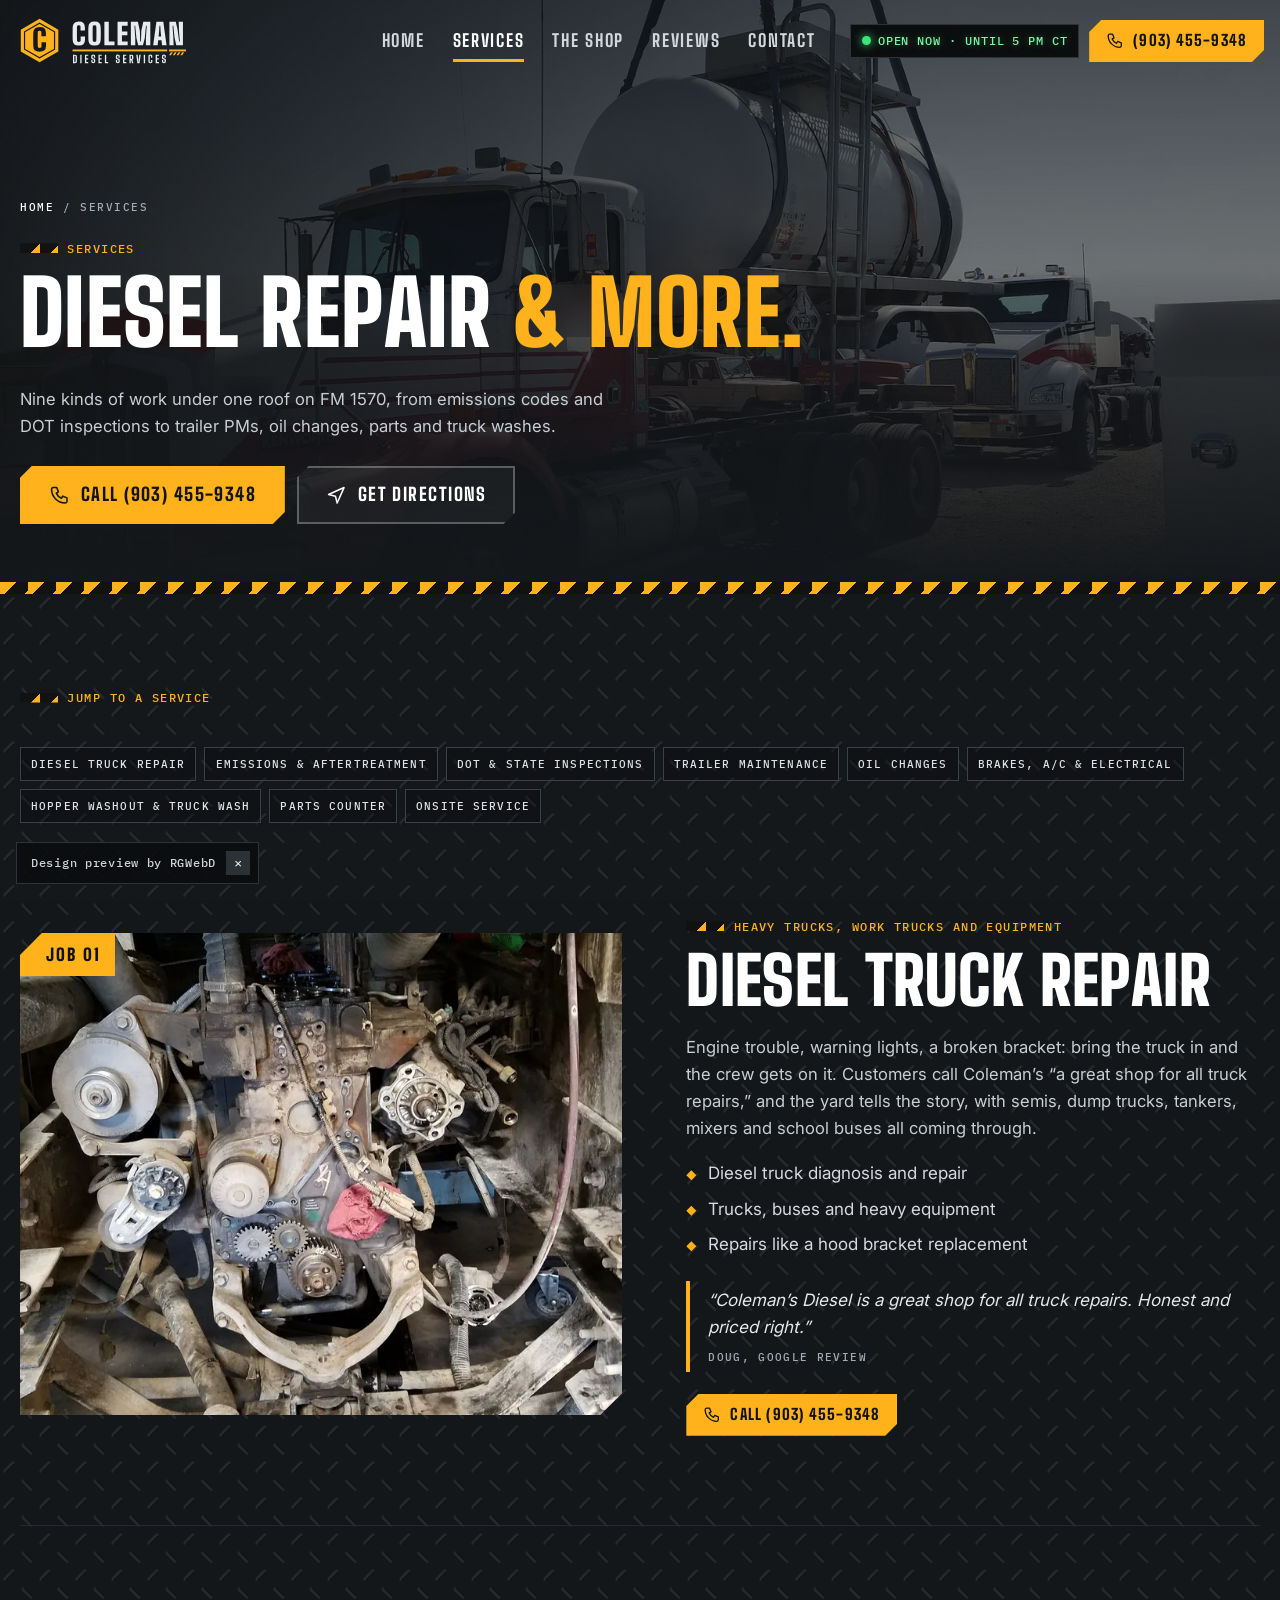
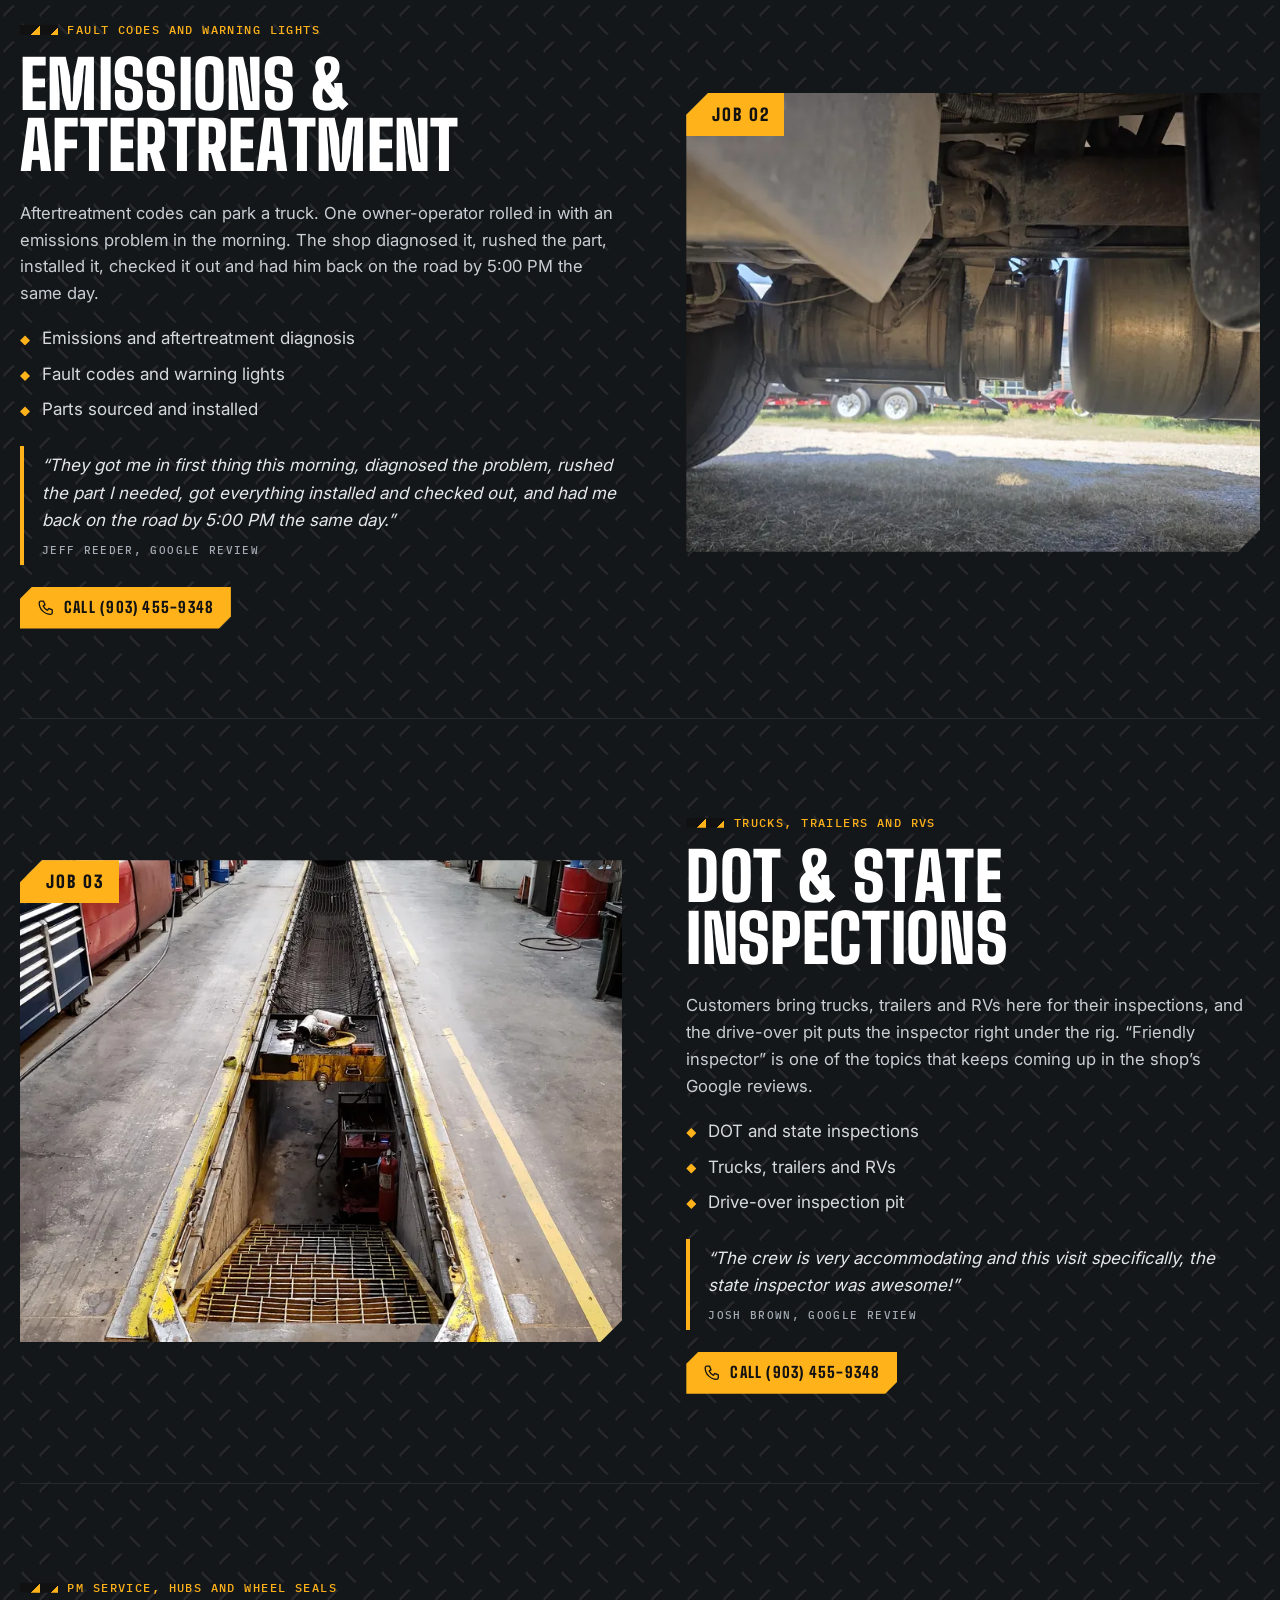
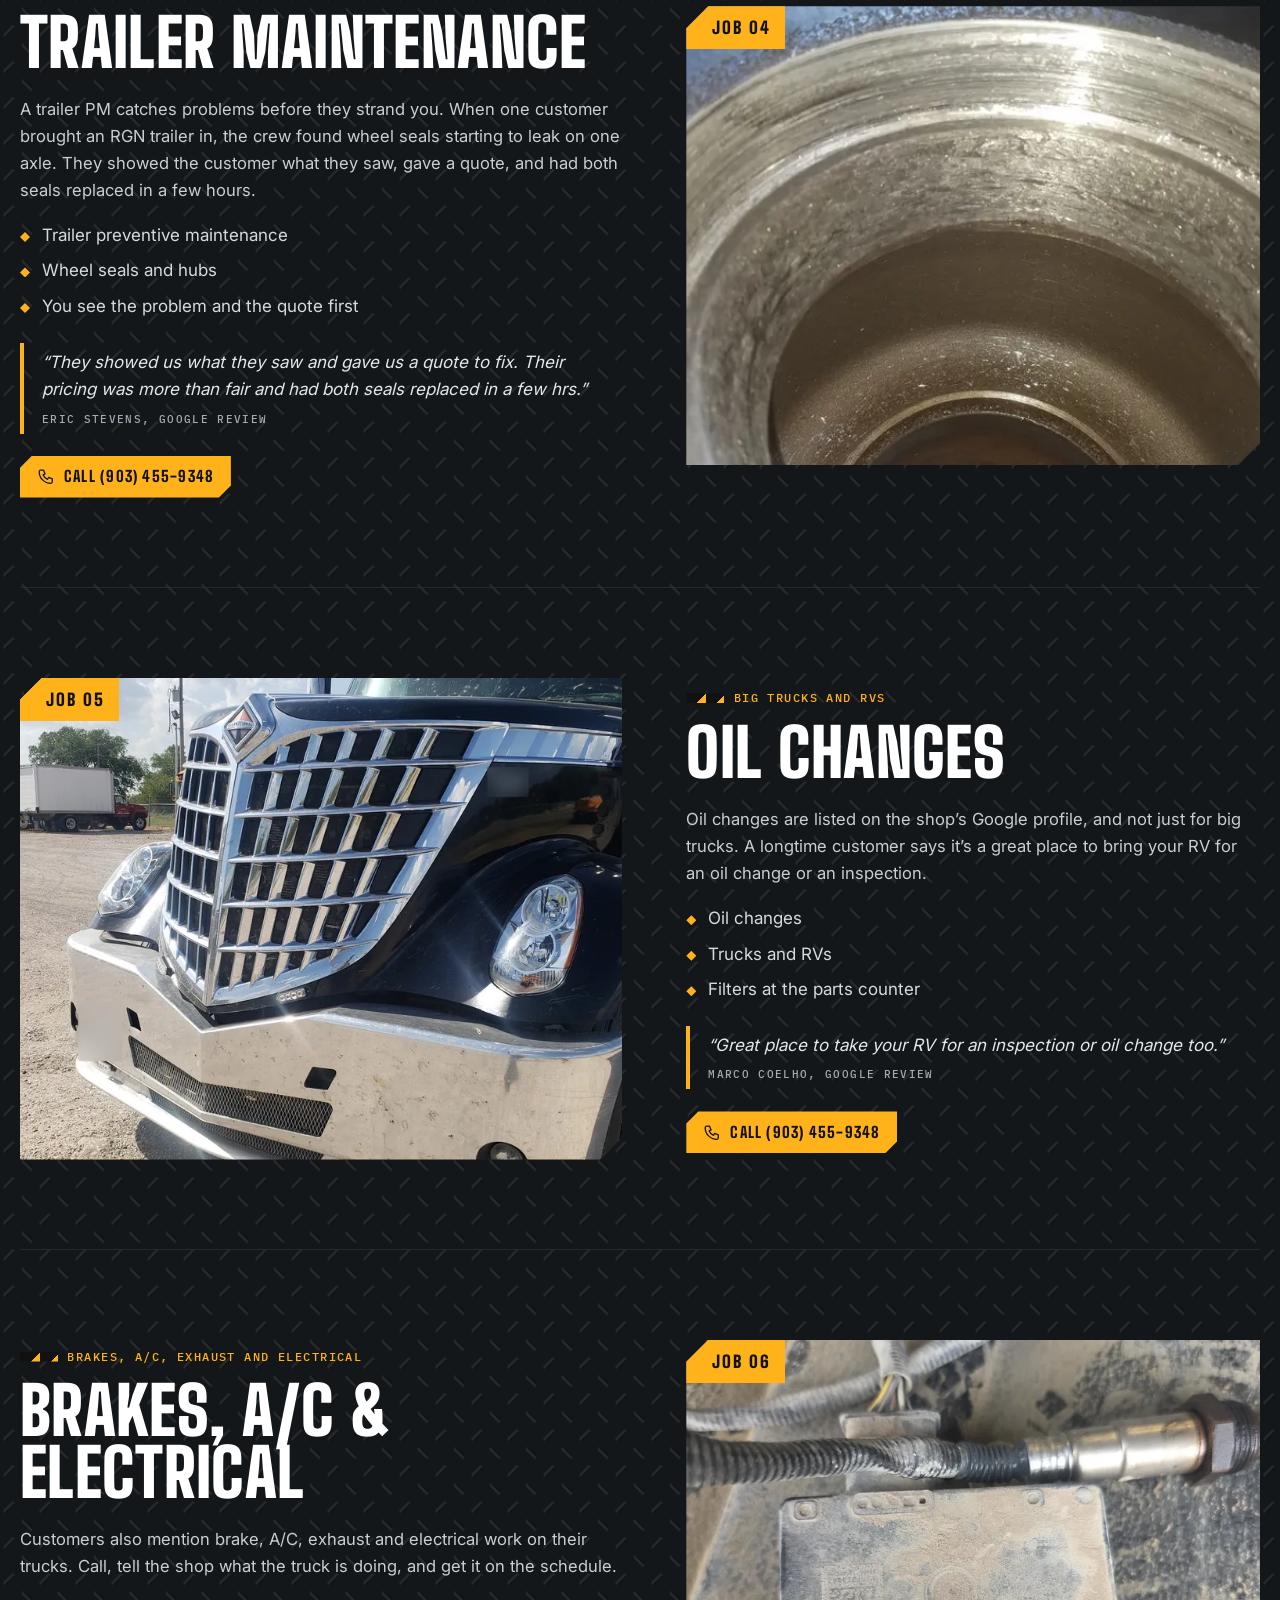
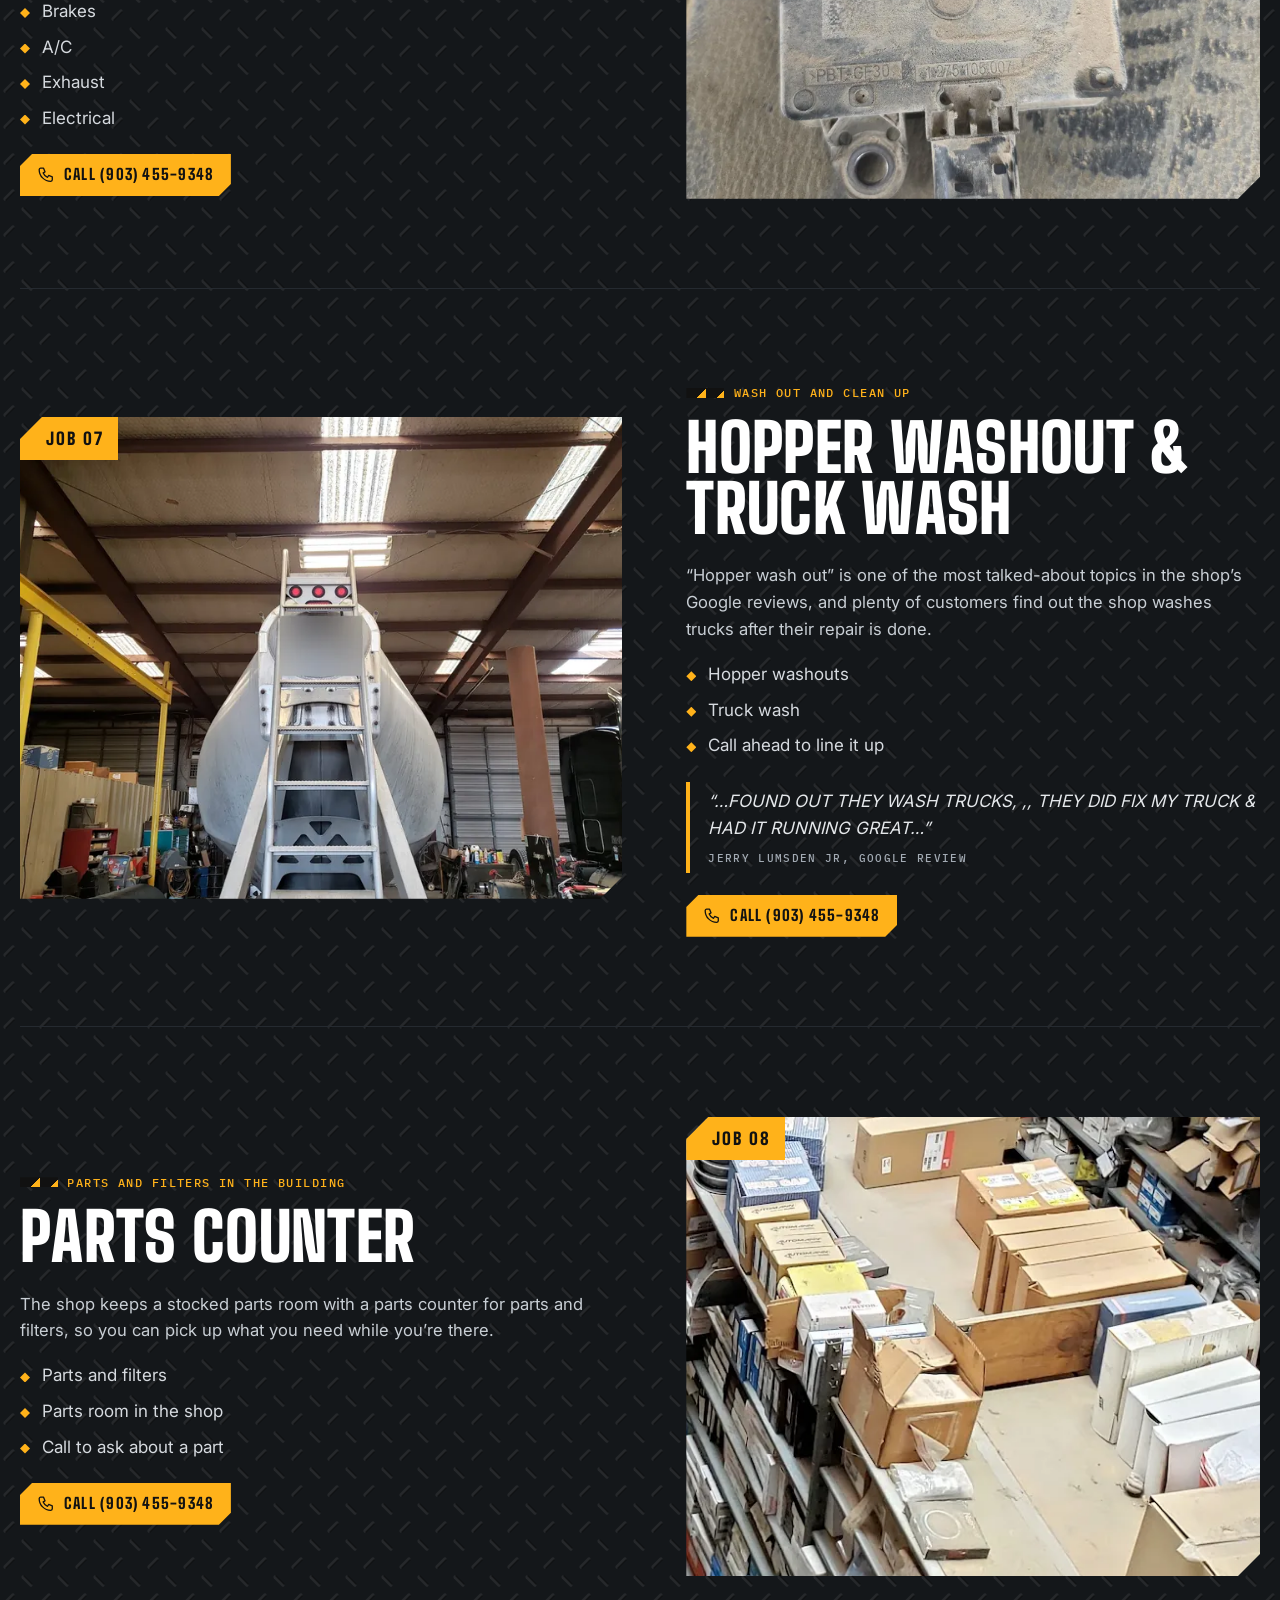
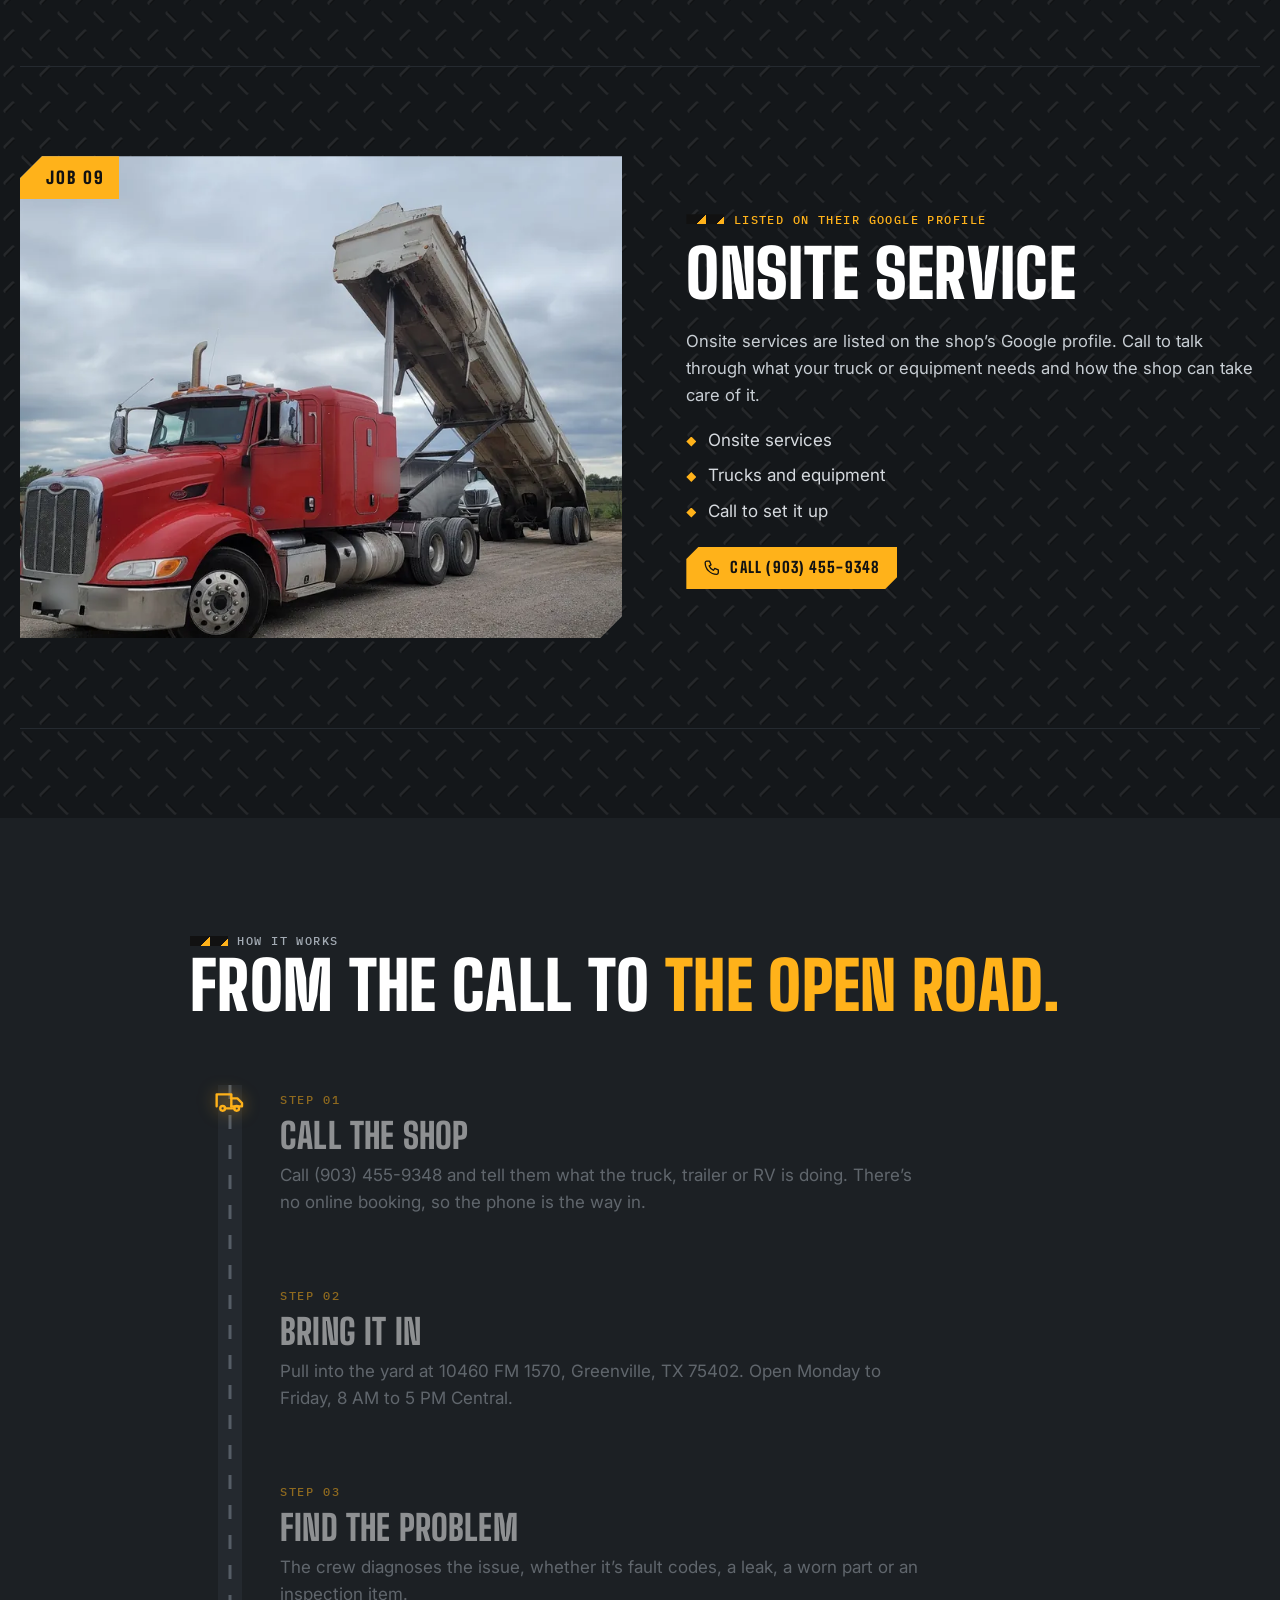
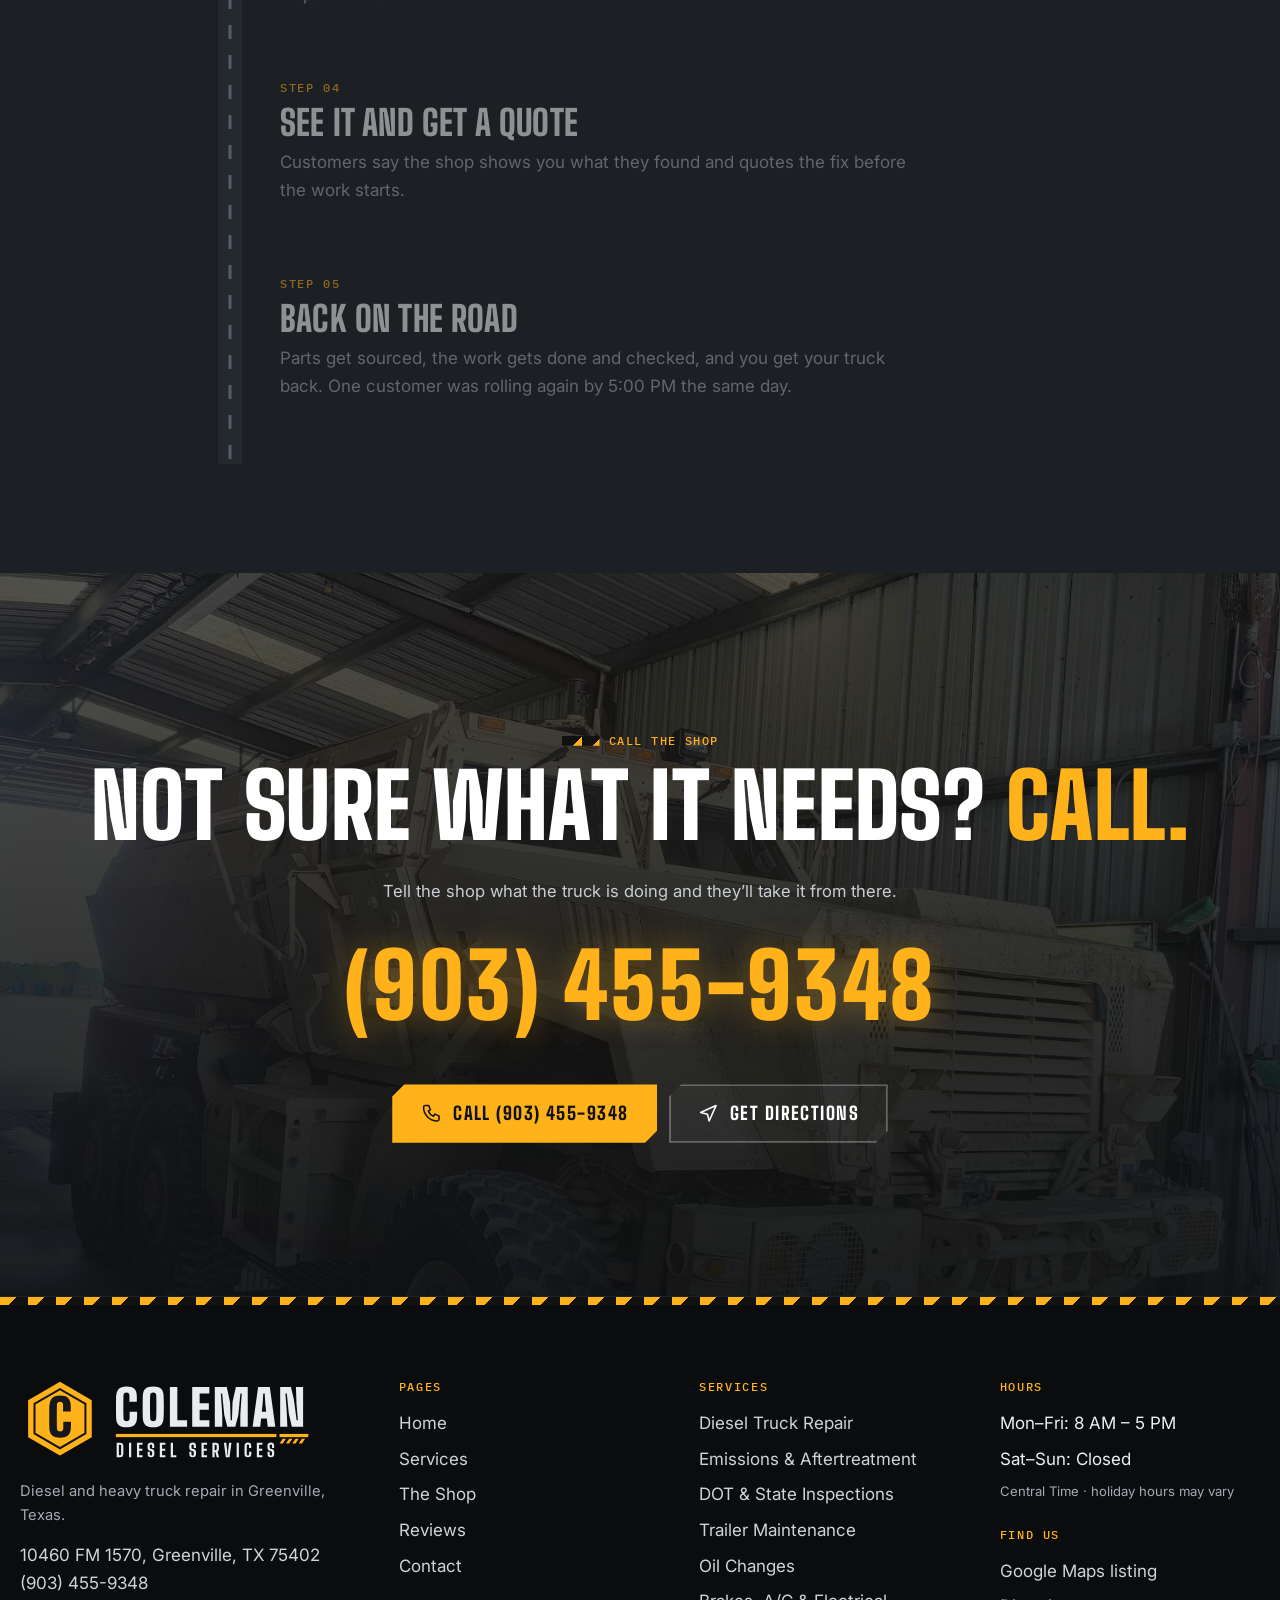
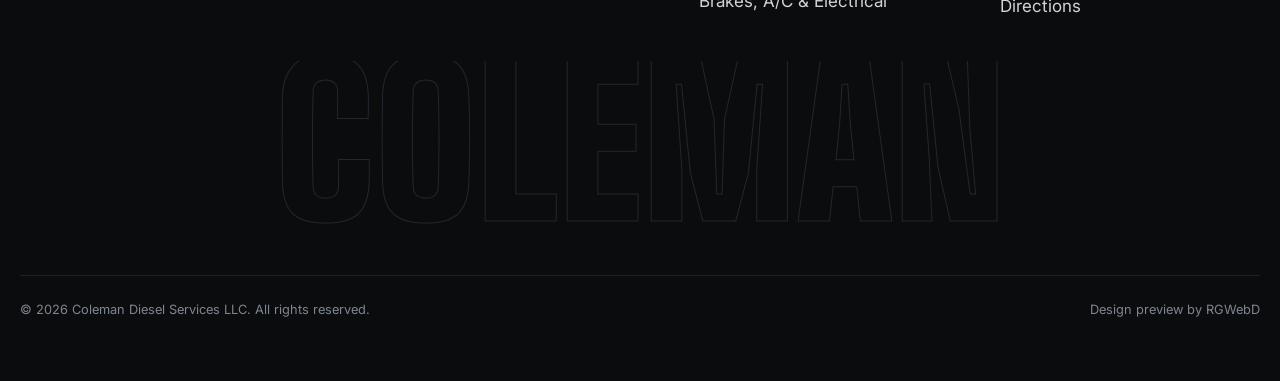
<file: services.html>
<!doctype html><html lang="en"><head><meta charset="utf-8"><meta name="viewport" content="width=device-width,initial-scale=1,viewport-fit=cover">
<title>Services | Diesel Repair, Inspections, Trailer PM &amp; Truck Wash | Coleman Diesel</title><meta name="description" content="Diesel truck repair, emissions and aftertreatment diagnosis, DOT and state inspections, trailer maintenance, oil changes, brakes, A/C, parts counter and hopper washout in Greenville, TX."><link rel="canonical" href="https://rgwebd.github.io/colemandiesel/services.html"><meta name="robots" content="index,follow">
<meta name="theme-color" content="#0E1012"><link rel="icon" href="favicon.ico" sizes="any"><link rel="icon" href="assets/coleman-favicon.svg" type="image/svg+xml"><link rel="apple-touch-icon" href="apple-touch-icon.png">
<meta property="og:type" content="website"><meta property="og:site_name" content="Coleman Diesel Services"><meta property="og:title" content="Services | Diesel Repair, Inspections, Trailer PM &amp; Truck Wash | Coleman Diesel"><meta property="og:description" content="Diesel truck repair, emissions and aftertreatment diagnosis, DOT and state inspections, trailer maintenance, oil changes, brakes, A/C, parts counter and hopper washout in Greenville, TX."><meta property="og:url" content="https://rgwebd.github.io/colemandiesel/services.html"><meta property="og:image" content="https://rgwebd.github.io/colemandiesel/assets/og-image.jpg"><meta property="og:image:width" content="1200"><meta property="og:image:height" content="630"><meta property="og:locale" content="en_US">
<meta name="twitter:card" content="summary_large_image"><meta name="twitter:title" content="Services | Diesel Repair, Inspections, Trailer PM &amp; Truck Wash | Coleman Diesel"><meta name="twitter:description" content="Diesel truck repair, emissions and aftertreatment diagnosis, DOT and state inspections, trailer maintenance, oil changes, brakes, A/C, parts counter and hopper washout in Greenville, TX."><meta name="twitter:image" content="https://rgwebd.github.io/colemandiesel/assets/og-image.jpg">
<link rel="preload" href="assets/fonts/bigshoulders.woff2" as="font" type="font/woff2" crossorigin><link rel="preload" href="assets/fonts/inter.woff2" as="font" type="font/woff2" crossorigin>
<link rel="stylesheet" href="assets/styles.css"><script>document.documentElement.classList.add('js')</script><script type="application/ld+json">{"@context": "https://schema.org", "@type": "AutoRepair", "@id": "https://rgwebd.github.io/colemandiesel/#business", "name": "Coleman Diesel Services LLC", "alternateName": "Coleman Diesel Services", "description": "Diesel and heavy truck repair shop in Greenville, Texas: diesel truck repair, emissions and aftertreatment diagnosis, DOT and state inspections, trailer maintenance, oil changes, brakes, A/C, a parts counter, and hopper washout and truck wash.", "url": "https://rgwebd.github.io/colemandiesel/", "telephone": "+1-903-455-9348", "image": ["https://rgwebd.github.io/colemandiesel/assets/img/g03-1600.webp", "https://rgwebd.github.io/colemandiesel/assets/img/g19-1600.webp", "https://rgwebd.github.io/colemandiesel/assets/og-image.jpg"], "logo": "https://rgwebd.github.io/colemandiesel/assets/favicon-512.png", "address": {"@type": "PostalAddress", "streetAddress": "10460 FM 1570", "addressLocality": "Greenville", "addressRegion": "TX", "postalCode": "75402", "addressCountry": "US"}, "geo": {"@type": "GeoCoordinates", "latitude": 33.0779342, "longitude": -96.152201}, "hasMap": "https://www.google.com/maps/place/Coleman+Diesel+Services+LLC/@33.0779342,-96.152201,17z/", "sameAs": ["https://www.google.com/maps/place/Coleman+Diesel+Services+LLC/@33.0779342,-96.152201,17z/"], "openingHoursSpecification": [{"@type": "OpeningHoursSpecification", "dayOfWeek": ["Monday", "Tuesday", "Wednesday", "Thursday", "Friday"], "opens": "08:00", "closes": "17:00"}], "paymentAccepted": "Check, Credit Card, Debit Card, NFC mobile payments", "amenityFeature": [{"@type": "LocationFeatureSpecification", "name": "Wheelchair-accessible parking lot", "value": true}, {"@type": "LocationFeatureSpecification", "name": "Wheelchair-accessible restroom", "value": true}, {"@type": "LocationFeatureSpecification", "name": "Restroom", "value": true}, {"@type": "LocationFeatureSpecification", "name": "On-site parking", "value": true}], "aggregateRating": {"@type": "AggregateRating", "ratingValue": 4.7, "reviewCount": 84, "bestRating": 5}, "makesOffer": [{"@type": "Offer", "itemOffered": {"@type": "Service", "name": "Diesel Truck Repair", "url": "https://rgwebd.github.io/colemandiesel/services.html#diesel-repair"}}, {"@type": "Offer", "itemOffered": {"@type": "Service", "name": "Emissions & Aftertreatment", "url": "https://rgwebd.github.io/colemandiesel/services.html#emissions"}}, {"@type": "Offer", "itemOffered": {"@type": "Service", "name": "DOT & State Inspections", "url": "https://rgwebd.github.io/colemandiesel/services.html#inspections"}}, {"@type": "Offer", "itemOffered": {"@type": "Service", "name": "Trailer Maintenance", "url": "https://rgwebd.github.io/colemandiesel/services.html#trailers"}}, {"@type": "Offer", "itemOffered": {"@type": "Service", "name": "Oil Changes", "url": "https://rgwebd.github.io/colemandiesel/services.html#oil-change"}}, {"@type": "Offer", "itemOffered": {"@type": "Service", "name": "Brakes, A/C & Electrical", "url": "https://rgwebd.github.io/colemandiesel/services.html#brakes-ac-electrical"}}, {"@type": "Offer", "itemOffered": {"@type": "Service", "name": "Hopper Washout & Truck Wash", "url": "https://rgwebd.github.io/colemandiesel/services.html#wash"}}, {"@type": "Offer", "itemOffered": {"@type": "Service", "name": "Parts Counter", "url": "https://rgwebd.github.io/colemandiesel/services.html#parts"}}, {"@type": "Offer", "itemOffered": {"@type": "Service", "name": "Onsite Service", "url": "https://rgwebd.github.io/colemandiesel/services.html#onsite"}}]}</script><script type="application/ld+json">{"@context": "https://schema.org", "@type": "BreadcrumbList", "itemListElement": [{"@type": "ListItem", "position": 1, "name": "Home", "item": "https://rgwebd.github.io/colemandiesel/"}, {"@type": "ListItem", "position": 2, "name": "Services", "item": "https://rgwebd.github.io/colemandiesel/services.html"}]}</script><script src="https://cosmiccallers.lovable.app/demo-track.js" data-demo="colemandiesel" defer></script></head>
<body><a class="skip" href="#main">Skip to content</a><div class="progress" aria-hidden="true"></div>
<header class="hdr"><div class="wrap"><a class="brand" href="index.html" aria-label="Coleman Diesel Services home"><img src="assets/coleman-horizontal-light.svg" width="363" height="106" alt="Coleman Diesel Services"></a>
<nav class="nav" aria-label="Main"><a href="index.html">Home</a><a href="services.html" aria-current="page">Services</a><a href="shop.html">The Shop</a><a href="reviews.html">Reviews</a><a href="contact.html">Contact</a></nav><div class="hdr-cta"><span class="status" data-status><i></i><span>Mon–Fri 8 AM–5 PM CT</span></span><a class="btn sm mag" href="tel:+19034559348"><svg viewBox="0 0 24 24" fill="none" stroke="currentColor" stroke-width="1.8" stroke-linecap="round" stroke-linejoin="round" aria-hidden="true"><path d="M5 3h4l2 5-2.5 1.5a11 11 0 0 0 6 6L16 13l5 2v4a2 2 0 0 1-2 2A16 16 0 0 1 3 5a2 2 0 0 1 2-2z"/></svg><span class="lbl">(903) 455-9348</span></a></div>
<button class="burger" type="button" aria-expanded="false" aria-controls="mnav" aria-label="Open menu"><span></span><span></span><span></span></button></div></header>
<nav class="mnav" id="mnav" aria-label="Mobile" aria-hidden="true"><a href="index.html">Home</a><a href="services.html" aria-current="page">Services</a><a href="shop.html">The Shop</a><a href="reviews.html">Reviews</a><a href="contact.html">Contact</a><div class="ctas"><a class="btn mag " href="tel:+19034559348"><svg viewBox="0 0 24 24" fill="none" stroke="currentColor" stroke-width="1.8" stroke-linecap="round" stroke-linejoin="round" aria-hidden="true"><path d="M5 3h4l2 5-2.5 1.5a11 11 0 0 0 6 6L16 13l5 2v4a2 2 0 0 1-2 2A16 16 0 0 1 3 5a2 2 0 0 1 2-2z"/></svg><span class="lbl">Call (903) 455-9348</span></a><a class="btn mag ghost" href="https://www.google.com/maps/dir/?api=1&destination=Coleman+Diesel+Services+LLC%2C+10460+FM+1570%2C+Greenville%2C+TX+75402" target="_blank" rel="noopener"><svg viewBox="0 0 24 24" fill="none" stroke="currentColor" stroke-width="1.8" stroke-linecap="round" stroke-linejoin="round" aria-hidden="true"><path d="M3 11l18-8-8 18-2-8z"/></svg><span class="lbl">Get directions</span></a></div><p style="margin-top:18px"><span class="status" data-status><i></i><span>Mon–Fri 8 AM–5 PM CT</span></span></p></nav><main id="main"><section class="phero"><div class="bg" data-px="0.12"><img src="assets/img/g05-1600.webp" srcset="assets/img/g05-800.webp 800w, assets/img/g05-1600.webp 1600w" sizes="100vw" width="1600" height="928" alt="Tank being lifted off a Kenworth truck in the yard" fetchpriority="high" decoding="async" style="object-position:40% 50%"></div><div class="wrap"><nav class="crumbs" aria-label="Breadcrumb"><a href="index.html">Home</a> / <span aria-current="page">Services</span></nav><p class="kicker">Services</p><h1 class="split-h">Diesel repair <span class='amb'>&amp; more.</span></h1><p class="lead">Nine kinds of work under one roof on FM 1570, from emissions codes and DOT inspections to trailer PMs, oil changes, parts and truck washes.</p><div class="ctas" style="margin-top:26px"><a class="btn mag " href="tel:+19034559348"><svg viewBox="0 0 24 24" fill="none" stroke="currentColor" stroke-width="1.8" stroke-linecap="round" stroke-linejoin="round" aria-hidden="true"><path d="M5 3h4l2 5-2.5 1.5a11 11 0 0 0 6 6L16 13l5 2v4a2 2 0 0 1-2 2A16 16 0 0 1 3 5a2 2 0 0 1 2-2z"/></svg><span class="lbl">Call (903) 455-9348</span></a><a class="btn mag ghost" href="https://www.google.com/maps/dir/?api=1&destination=Coleman+Diesel+Services+LLC%2C+10460+FM+1570%2C+Greenville%2C+TX+75402" target="_blank" rel="noopener"><svg viewBox="0 0 24 24" fill="none" stroke="currentColor" stroke-width="1.8" stroke-linecap="round" stroke-linejoin="round" aria-hidden="true"><path d="M3 11l18-8-8 18-2-8z"/></svg><span class="lbl">Get directions</span></a></div></div></section>
<section class="sec tight plate"><div class="wrap"><p class="kicker">Jump to a service</p><div class="jump"><a href="#diesel-repair">Diesel Truck Repair</a><a href="#emissions">Emissions & Aftertreatment</a><a href="#inspections">DOT & State Inspections</a><a href="#trailers">Trailer Maintenance</a><a href="#oil-change">Oil Changes</a><a href="#brakes-ac-electrical">Brakes, A/C & Electrical</a><a href="#wash">Hopper Washout & Truck Wash</a><a href="#parts">Parts Counter</a><a href="#onsite">Onsite Service</a></div>
<article class="svc" id="diesel-repair"><div class="svc-img" data-r="zoom"><img src="assets/img/g14-1600.webp" srcset="assets/img/g14-800.webp 800w, assets/img/g14-1600.webp 1500w" sizes="(max-width:980px) 100vw, 50vw" width="1500" height="2000" alt="Diesel engine opened up mid-repair" loading="lazy" decoding="async"><span class="bay">JOB 01</span></div>
<div data-r><p class="kicker">Heavy trucks, work trucks and equipment</p><h2 class="split-h">Diesel Truck Repair</h2><p class="lead">Engine trouble, warning lights, a broken bracket: bring the truck in and the crew gets on it. Customers call Coleman’s “a great shop for all truck repairs,” and the yard tells the story, with semis, dump trucks, tankers, mixers and school buses all coming through.</p><ul><li>Diesel truck diagnosis and repair</li><li>Trucks, buses and heavy equipment</li><li>Repairs like a hood bracket replacement</li></ul><blockquote class="q">“Coleman’s Diesel is a great shop for all truck repairs. Honest and priced right.”<cite>Doug, Google review</cite></blockquote><div class="ctas" style="margin-top:22px"><a class="btn mag sm" href="tel:+19034559348"><svg viewBox="0 0 24 24" fill="none" stroke="currentColor" stroke-width="1.8" stroke-linecap="round" stroke-linejoin="round" aria-hidden="true"><path d="M5 3h4l2 5-2.5 1.5a11 11 0 0 0 6 6L16 13l5 2v4a2 2 0 0 1-2 2A16 16 0 0 1 3 5a2 2 0 0 1 2-2z"/></svg><span class="lbl">Call (903) 455-9348</span></a></div></div></article><article class="svc" id="emissions"><div class="svc-img" data-r="zoom"><img src="assets/img/g16-1600.webp" srcset="assets/img/g16-800.webp 800w, assets/img/g16-1600.webp 1600w" sizes="(max-width:980px) 100vw, 50vw" width="1600" height="1200" alt="Underside of a truck showing the exhaust aftertreatment canisters" loading="lazy" decoding="async"><span class="bay">JOB 02</span></div>
<div data-r><p class="kicker">Fault codes and warning lights</p><h2 class="split-h">Emissions &amp; Aftertreatment</h2><p class="lead">Aftertreatment codes can park a truck. One owner-operator rolled in with an emissions problem in the morning. The shop diagnosed it, rushed the part, installed it, checked it out and had him back on the road by 5:00 PM the same day.</p><ul><li>Emissions and aftertreatment diagnosis</li><li>Fault codes and warning lights</li><li>Parts sourced and installed</li></ul><blockquote class="q">“They got me in first thing this morning, diagnosed the problem, rushed the part I needed, got everything installed and checked out, and had me back on the road by 5:00 PM the same day.”<cite>Jeff Reeder, Google review</cite></blockquote><div class="ctas" style="margin-top:22px"><a class="btn mag sm" href="tel:+19034559348"><svg viewBox="0 0 24 24" fill="none" stroke="currentColor" stroke-width="1.8" stroke-linecap="round" stroke-linejoin="round" aria-hidden="true"><path d="M5 3h4l2 5-2.5 1.5a11 11 0 0 0 6 6L16 13l5 2v4a2 2 0 0 1-2 2A16 16 0 0 1 3 5a2 2 0 0 1 2-2z"/></svg><span class="lbl">Call (903) 455-9348</span></a></div></div></article><article class="svc" id="inspections"><div class="svc-img" data-r="zoom"><img src="assets/img/g04-1600.webp" srcset="assets/img/g04-800.webp 800w, assets/img/g04-1600.webp 1500w" sizes="(max-width:980px) 100vw, 50vw" width="1500" height="2000" alt="Drive-over inspection pit running down the shop bay" loading="lazy" decoding="async"><span class="bay">JOB 03</span></div>
<div data-r><p class="kicker">Trucks, trailers and RVs</p><h2 class="split-h">DOT &amp; State Inspections</h2><p class="lead">Customers bring trucks, trailers and RVs here for their inspections, and the drive-over pit puts the inspector right under the rig. “Friendly inspector” is one of the topics that keeps coming up in the shop’s Google reviews.</p><ul><li>DOT and state inspections</li><li>Trucks, trailers and RVs</li><li>Drive-over inspection pit</li></ul><blockquote class="q">“The crew is very accommodating and this visit specifically, the state inspector was awesome!”<cite>Josh Brown, Google review</cite></blockquote><div class="ctas" style="margin-top:22px"><a class="btn mag sm" href="tel:+19034559348"><svg viewBox="0 0 24 24" fill="none" stroke="currentColor" stroke-width="1.8" stroke-linecap="round" stroke-linejoin="round" aria-hidden="true"><path d="M5 3h4l2 5-2.5 1.5a11 11 0 0 0 6 6L16 13l5 2v4a2 2 0 0 1-2 2A16 16 0 0 1 3 5a2 2 0 0 1 2-2z"/></svg><span class="lbl">Call (903) 455-9348</span></a></div></div></article><article class="svc" id="trailers"><div class="svc-img" data-r="zoom"><img src="assets/img/g17-1600.webp" srcset="assets/img/g17-800.webp 800w, assets/img/g17-1600.webp 1600w" sizes="(max-width:980px) 100vw, 50vw" width="1600" height="900" alt="Close-up of a worn hub bore during repair" loading="lazy" decoding="async"><span class="bay">JOB 04</span></div>
<div data-r><p class="kicker">PM service, hubs and wheel seals</p><h2 class="split-h">Trailer Maintenance</h2><p class="lead">A trailer PM catches problems before they strand you. When one customer brought an RGN trailer in, the crew found wheel seals starting to leak on one axle. They showed the customer what they saw, gave a quote, and had both seals replaced in a few hours.</p><ul><li>Trailer preventive maintenance</li><li>Wheel seals and hubs</li><li>You see the problem and the quote first</li></ul><blockquote class="q">“They showed us what they saw and gave us a quote to fix. Their pricing was more than fair and had both seals replaced in a few hrs.”<cite>Eric Stevens, Google review</cite></blockquote><div class="ctas" style="margin-top:22px"><a class="btn mag sm" href="tel:+19034559348"><svg viewBox="0 0 24 24" fill="none" stroke="currentColor" stroke-width="1.8" stroke-linecap="round" stroke-linejoin="round" aria-hidden="true"><path d="M5 3h4l2 5-2.5 1.5a11 11 0 0 0 6 6L16 13l5 2v4a2 2 0 0 1-2 2A16 16 0 0 1 3 5a2 2 0 0 1 2-2z"/></svg><span class="lbl">Call (903) 455-9348</span></a></div></div></article><article class="svc" id="oil-change"><div class="svc-img" data-r="zoom"><img src="assets/img/g11-1600.webp" srcset="assets/img/g11-800.webp 800w, assets/img/g11-1600.webp 1500w" sizes="(max-width:980px) 100vw, 50vw" width="1500" height="2000" alt="Front of a black International LoneStar" loading="lazy" decoding="async"><span class="bay">JOB 05</span></div>
<div data-r><p class="kicker">Big trucks and RVs</p><h2 class="split-h">Oil Changes</h2><p class="lead">Oil changes are listed on the shop’s Google profile, and not just for big trucks. A longtime customer says it’s a great place to bring your RV for an oil change or an inspection.</p><ul><li>Oil changes</li><li>Trucks and RVs</li><li>Filters at the parts counter</li></ul><blockquote class="q">“Great place to take your RV for an inspection or oil change too.”<cite>Marco Coelho, Google review</cite></blockquote><div class="ctas" style="margin-top:22px"><a class="btn mag sm" href="tel:+19034559348"><svg viewBox="0 0 24 24" fill="none" stroke="currentColor" stroke-width="1.8" stroke-linecap="round" stroke-linejoin="round" aria-hidden="true"><path d="M5 3h4l2 5-2.5 1.5a11 11 0 0 0 6 6L16 13l5 2v4a2 2 0 0 1-2 2A16 16 0 0 1 3 5a2 2 0 0 1 2-2z"/></svg><span class="lbl">Call (903) 455-9348</span></a></div></div></article><article class="svc" id="brakes-ac-electrical"><div class="svc-img" data-r="zoom"><img src="assets/img/g18-1600.webp" srcset="assets/img/g18-800.webp 800w, assets/img/g18-1600.webp 1500w" sizes="(max-width:980px) 100vw, 50vw" width="1500" height="2000" alt="Sensor and wiring on a truck component" loading="lazy" decoding="async"><span class="bay">JOB 06</span></div>
<div data-r><p class="kicker">Brakes, A/C, exhaust and electrical</p><h2 class="split-h">Brakes, A/C &amp; Electrical</h2><p class="lead">Customers also mention brake, A/C, exhaust and electrical work on their trucks. Call, tell the shop what the truck is doing, and get it on the schedule.</p><ul><li>Brakes</li><li>A/C</li><li>Exhaust</li><li>Electrical</li></ul><div class="ctas" style="margin-top:22px"><a class="btn mag sm" href="tel:+19034559348"><svg viewBox="0 0 24 24" fill="none" stroke="currentColor" stroke-width="1.8" stroke-linecap="round" stroke-linejoin="round" aria-hidden="true"><path d="M5 3h4l2 5-2.5 1.5a11 11 0 0 0 6 6L16 13l5 2v4a2 2 0 0 1-2 2A16 16 0 0 1 3 5a2 2 0 0 1 2-2z"/></svg><span class="lbl">Call (903) 455-9348</span></a></div></div></article><article class="svc" id="wash"><div class="svc-img" data-r="zoom"><img src="assets/img/g08-1600.webp" srcset="assets/img/g08-800.webp 800w, assets/img/g08-1600.webp 1600w" sizes="(max-width:980px) 100vw, 50vw" width="1600" height="1200" alt="Bulk tank trailer inside the shop bay" loading="lazy" decoding="async"><span class="bay">JOB 07</span></div>
<div data-r><p class="kicker">Wash out and clean up</p><h2 class="split-h">Hopper Washout &amp; Truck Wash</h2><p class="lead">“Hopper wash out” is one of the most talked-about topics in the shop’s Google reviews, and plenty of customers find out the shop washes trucks after their repair is done.</p><ul><li>Hopper washouts</li><li>Truck wash</li><li>Call ahead to line it up</li></ul><blockquote class="q">“…FOUND OUT THEY WASH TRUCKS, ,, THEY DID FIX MY TRUCK &amp; HAD IT RUNNING GREAT…”<cite>Jerry Lumsden Jr, Google review</cite></blockquote><div class="ctas" style="margin-top:22px"><a class="btn mag sm" href="tel:+19034559348"><svg viewBox="0 0 24 24" fill="none" stroke="currentColor" stroke-width="1.8" stroke-linecap="round" stroke-linejoin="round" aria-hidden="true"><path d="M5 3h4l2 5-2.5 1.5a11 11 0 0 0 6 6L16 13l5 2v4a2 2 0 0 1-2 2A16 16 0 0 1 3 5a2 2 0 0 1 2-2z"/></svg><span class="lbl">Call (903) 455-9348</span></a></div></div></article><article class="svc" id="parts"><div class="svc-img" data-r="zoom"><img src="assets/img/g12-1600.webp" srcset="assets/img/g12-800.webp 610w, assets/img/g12-1600.webp 610w" sizes="(max-width:980px) 100vw, 50vw" width="610" height="1220" alt="Shelves of parts and boxes in the parts room" loading="lazy" decoding="async"><span class="bay">JOB 08</span></div>
<div data-r><p class="kicker">Parts and filters in the building</p><h2 class="split-h">Parts Counter</h2><p class="lead">The shop keeps a stocked parts room with a parts counter for parts and filters, so you can pick up what you need while you’re there.</p><ul><li>Parts and filters</li><li>Parts room in the shop</li><li>Call to ask about a part</li></ul><div class="ctas" style="margin-top:22px"><a class="btn mag sm" href="tel:+19034559348"><svg viewBox="0 0 24 24" fill="none" stroke="currentColor" stroke-width="1.8" stroke-linecap="round" stroke-linejoin="round" aria-hidden="true"><path d="M5 3h4l2 5-2.5 1.5a11 11 0 0 0 6 6L16 13l5 2v4a2 2 0 0 1-2 2A16 16 0 0 1 3 5a2 2 0 0 1 2-2z"/></svg><span class="lbl">Call (903) 455-9348</span></a></div></div></article><article class="svc" id="onsite"><div class="svc-img" data-r="zoom"><img src="assets/img/g02-1600.webp" srcset="assets/img/g02-800.webp 800w, assets/img/g02-1600.webp 1500w" sizes="(max-width:980px) 100vw, 50vw" width="1500" height="2000" alt="Red Peterbilt with a raised dump trailer in the yard" loading="lazy" decoding="async"><span class="bay">JOB 09</span></div>
<div data-r><p class="kicker">Listed on their Google profile</p><h2 class="split-h">Onsite Service</h2><p class="lead">Onsite services are listed on the shop’s Google profile. Call to talk through what your truck or equipment needs and how the shop can take care of it.</p><ul><li>Onsite services</li><li>Trucks and equipment</li><li>Call to set it up</li></ul><div class="ctas" style="margin-top:22px"><a class="btn mag sm" href="tel:+19034559348"><svg viewBox="0 0 24 24" fill="none" stroke="currentColor" stroke-width="1.8" stroke-linecap="round" stroke-linejoin="round" aria-hidden="true"><path d="M5 3h4l2 5-2.5 1.5a11 11 0 0 0 6 6L16 13l5 2v4a2 2 0 0 1-2 2A16 16 0 0 1 3 5a2 2 0 0 1 2-2z"/></svg><span class="lbl">Call (903) 455-9348</span></a></div></div></article></div></section>
<section class="sec g2"><div class="wrap"><div class="head" style="max-width:900px;margin-inline:auto"><div><p class="kicker">How it works</p><h2 class="split-h">From the call to <span class="amb">the open road.</span></h2></div></div>
<div class="tl"><svg class="line" aria-hidden="true" preserveAspectRatio="none"><line class="road" x1="12" y1="0" x2="12" y2="100"/><line class="dash" x1="12" y1="0" x2="12" y2="100"/><line class="draw" x1="12" y1="0" x2="12" y2="0"/></svg><span class="truck" aria-hidden="true"><svg viewBox="0 0 24 24" fill="none" stroke="currentColor" stroke-width="1.8" stroke-linecap="round" stroke-linejoin="round" aria-hidden="true"><path d="M2 16V7h11v9"/><path d="M13 10h4.5l3.5 3.5V16h-8"/><circle cx="6.5" cy="17.5" r="1.8"/><circle cx="17" cy="17.5" r="1.8"/><path d="M8.3 17.5h6.9"/></svg></span><div class="step"><span class="k">Step 01</span><h3>Call the shop</h3><p>Call (903) 455-9348 and tell them what the truck, trailer or RV is doing. There’s no online booking, so the phone is the way in.</p></div><div class="step"><span class="k">Step 02</span><h3>Bring it in</h3><p>Pull into the yard at 10460 FM 1570, Greenville, TX 75402. Open Monday to Friday, 8 AM to 5 PM Central.</p></div><div class="step"><span class="k">Step 03</span><h3>Find the problem</h3><p>The crew diagnoses the issue, whether it’s fault codes, a leak, a worn part or an inspection item.</p></div><div class="step"><span class="k">Step 04</span><h3>See it and get a quote</h3><p>Customers say the shop shows you what they found and quotes the fix before the work starts.</p></div><div class="step"><span class="k">Step 05</span><h3>Back on the road</h3><p>Parts get sourced, the work gets done and checked, and you get your truck back. One customer was rolling again by 5:00 PM the same day.</p></div></div></div></section>
<section class="cta"><div class="bg" data-px="0.1"><img src="assets/img/g10-1600.webp" srcset="assets/img/g10-800.webp 800w, assets/img/g10-1600.webp 1500w" sizes="100vw" width="1500" height="2000" alt="" loading="lazy" decoding="async" style="object-position:50% 50%"></div><div class="wrap"><p class="kicker" style="justify-content:center">Call the shop</p><h2 class="split-h">Not sure what it needs? <span class='amb'>Call.</span></h2><p class="lead" style="margin:0 auto">Tell the shop what the truck is doing and they’ll take it from there.</p><a class="big" href="tel:+19034559348">(903) 455-9348</a><div class="ctas"><a class="btn mag " href="tel:+19034559348"><svg viewBox="0 0 24 24" fill="none" stroke="currentColor" stroke-width="1.8" stroke-linecap="round" stroke-linejoin="round" aria-hidden="true"><path d="M5 3h4l2 5-2.5 1.5a11 11 0 0 0 6 6L16 13l5 2v4a2 2 0 0 1-2 2A16 16 0 0 1 3 5a2 2 0 0 1 2-2z"/></svg><span class="lbl">Call (903) 455-9348</span></a><a class="btn mag ghost" href="https://www.google.com/maps/dir/?api=1&destination=Coleman+Diesel+Services+LLC%2C+10460+FM+1570%2C+Greenville%2C+TX+75402" target="_blank" rel="noopener"><svg viewBox="0 0 24 24" fill="none" stroke="currentColor" stroke-width="1.8" stroke-linecap="round" stroke-linejoin="round" aria-hidden="true"><path d="M3 11l18-8-8 18-2-8z"/></svg><span class="lbl">Get directions</span></a></div></div></section></main><footer class="ftr"><div class="wrap"><div class="fgrid">
<div><img src="assets/coleman-horizontal-light.svg" width="290" height="85" alt="Coleman Diesel Services" loading="lazy" style="width:290px;height:auto;margin-bottom:18px"><p>Diesel and heavy truck repair in Greenville, Texas.</p>
<address style="font-style:normal"><a href="https://www.google.com/maps/dir/?api=1&destination=Coleman+Diesel+Services+LLC%2C+10460+FM+1570%2C+Greenville%2C+TX+75402" target="_blank" rel="noopener">10460 FM 1570, Greenville, TX 75402</a><br><a href="tel:+19034559348">(903) 455-9348</a></address></div>
<div><h4>Pages</h4><ul><li><a href="index.html">Home</a></li><li><a href="services.html">Services</a></li><li><a href="shop.html">The Shop</a></li><li><a href="reviews.html">Reviews</a></li><li><a href="contact.html">Contact</a></li></ul></div><div><h4>Services</h4><ul><li><a href="services.html#diesel-repair">Diesel Truck Repair</a></li><li><a href="services.html#emissions">Emissions & Aftertreatment</a></li><li><a href="services.html#inspections">DOT & State Inspections</a></li><li><a href="services.html#trailers">Trailer Maintenance</a></li><li><a href="services.html#oil-change">Oil Changes</a></li><li><a href="services.html#brakes-ac-electrical">Brakes, A/C & Electrical</a></li></ul></div><div><h4>Hours</h4><ul><li>Mon–Fri: 8 AM – 5 PM</li><li>Sat–Sun: Closed</li><li class="muted" style="font-size:.82rem">Central Time · holiday hours may vary</li></ul><h4 style="margin-top:22px">Find us</h4><ul><li><a href="https://maps.app.goo.gl/Wjjb2HDQk1zbNbVv6" target="_blank" rel="noopener">Google Maps listing</a></li><li><a href="https://www.google.com/maps/dir/?api=1&destination=Coleman+Diesel+Services+LLC%2C+10460+FM+1570%2C+Greenville%2C+TX+75402" target="_blank" rel="noopener">Directions</a></li></ul></div>
</div><div class="bigword" aria-hidden="true">COLEMAN</div><div class="legal"><span>© 2026 Coleman Diesel Services LLC. All rights reserved.</span><span>Design preview by RGWebD</span></div></div></footer>
<div class="mbar"><a class="btn mag " href="tel:+19034559348"><svg viewBox="0 0 24 24" fill="none" stroke="currentColor" stroke-width="1.8" stroke-linecap="round" stroke-linejoin="round" aria-hidden="true"><path d="M5 3h4l2 5-2.5 1.5a11 11 0 0 0 6 6L16 13l5 2v4a2 2 0 0 1-2 2A16 16 0 0 1 3 5a2 2 0 0 1 2-2z"/></svg><span class="lbl">Call now</span></a><a class="btn mag ghost" href="https://www.google.com/maps/dir/?api=1&destination=Coleman+Diesel+Services+LLC%2C+10460+FM+1570%2C+Greenville%2C+TX+75402" target="_blank" rel="noopener"><svg viewBox="0 0 24 24" fill="none" stroke="currentColor" stroke-width="1.8" stroke-linecap="round" stroke-linejoin="round" aria-hidden="true"><path d="M3 11l18-8-8 18-2-8z"/></svg><span class="lbl">Get directions</span></a></div>
<div class="demo" role="note">Design preview by RGWebD<button type="button" aria-label="Dismiss preview note">×</button></div><script src="assets/script.js" defer></script></body></html>
</file>
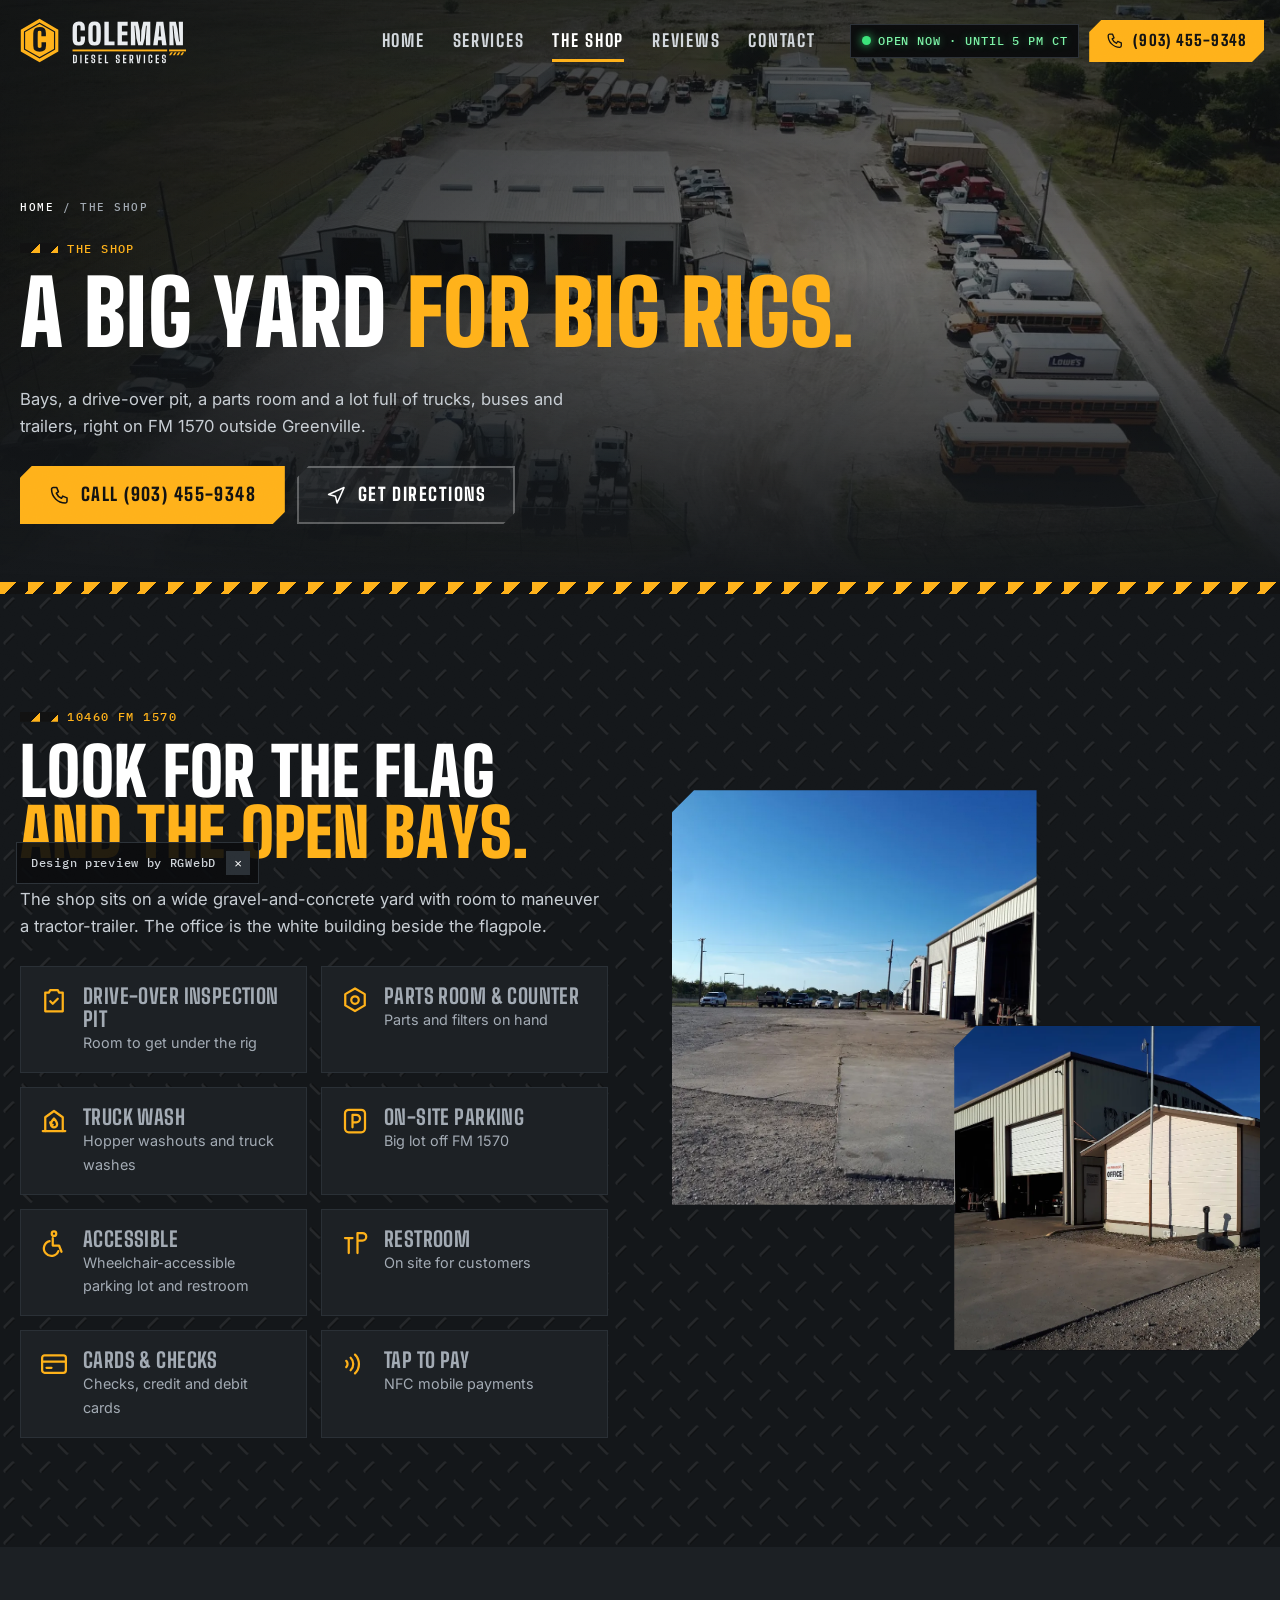
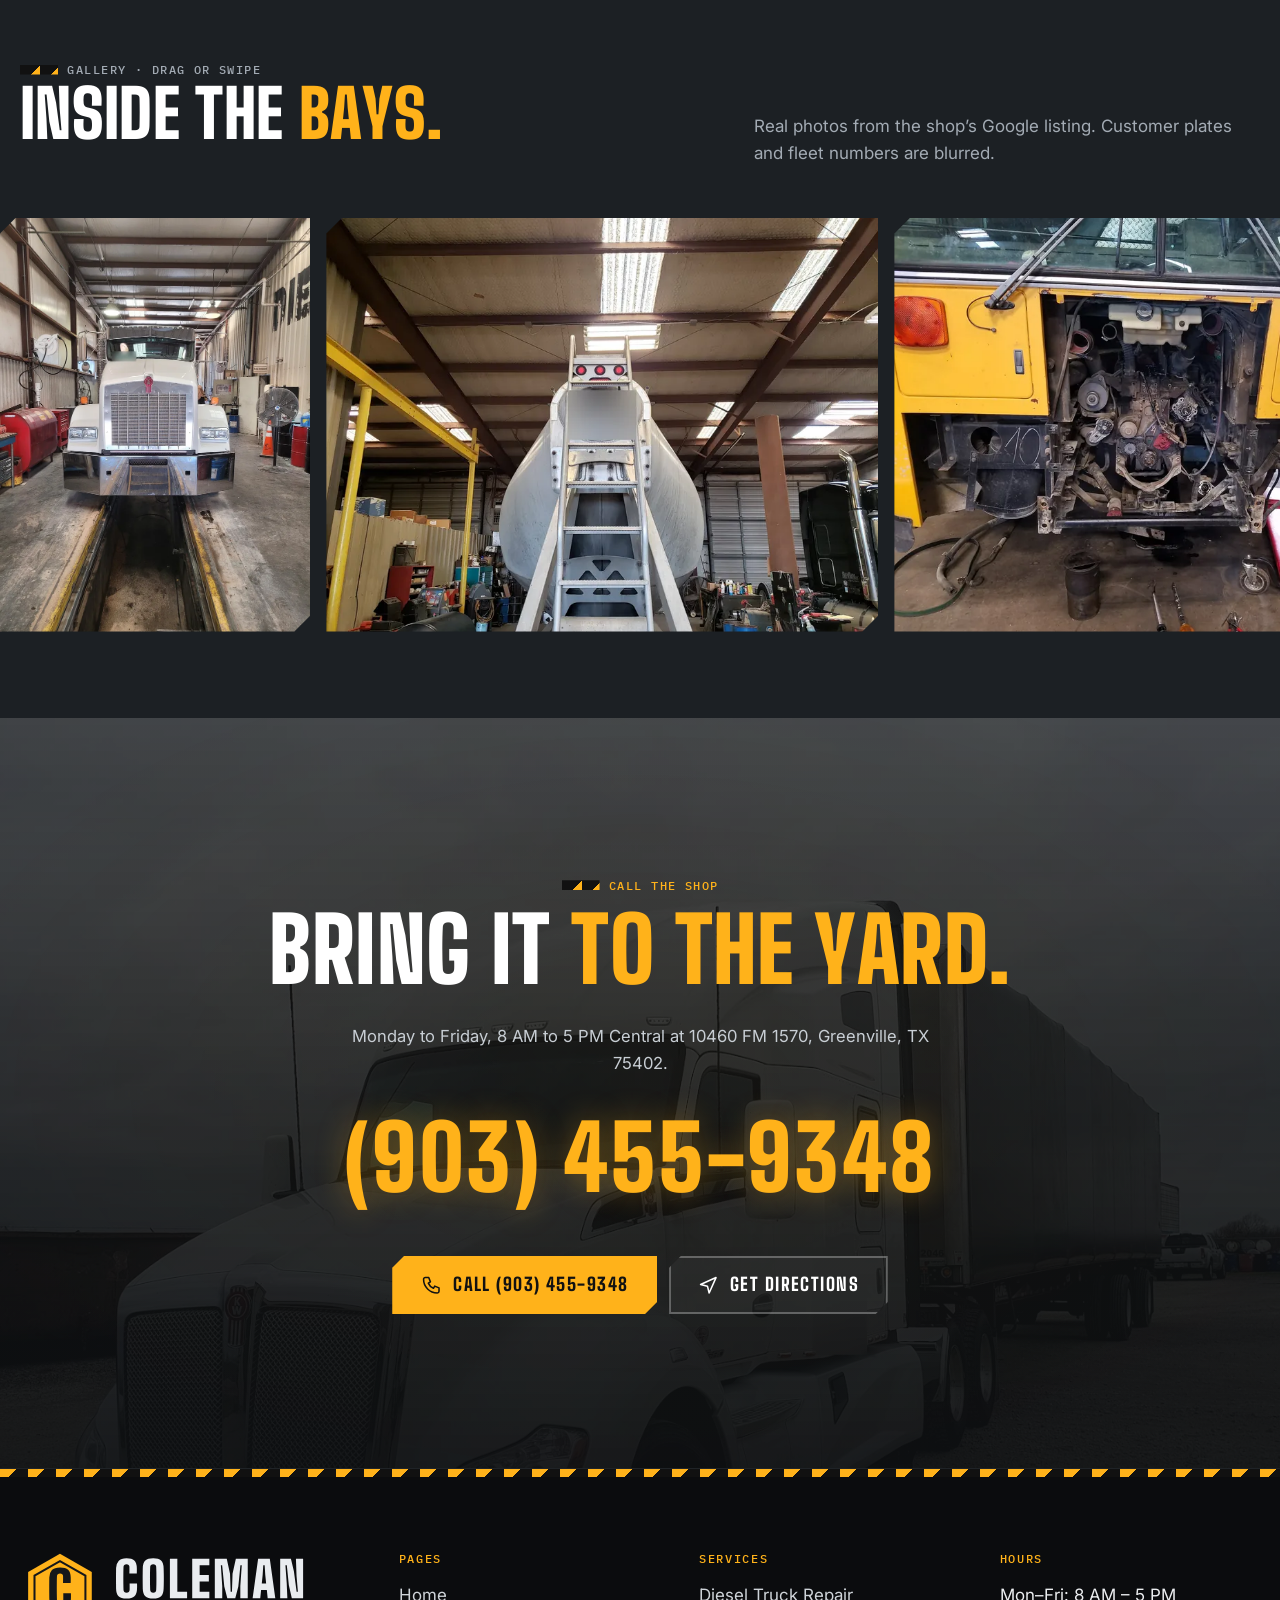
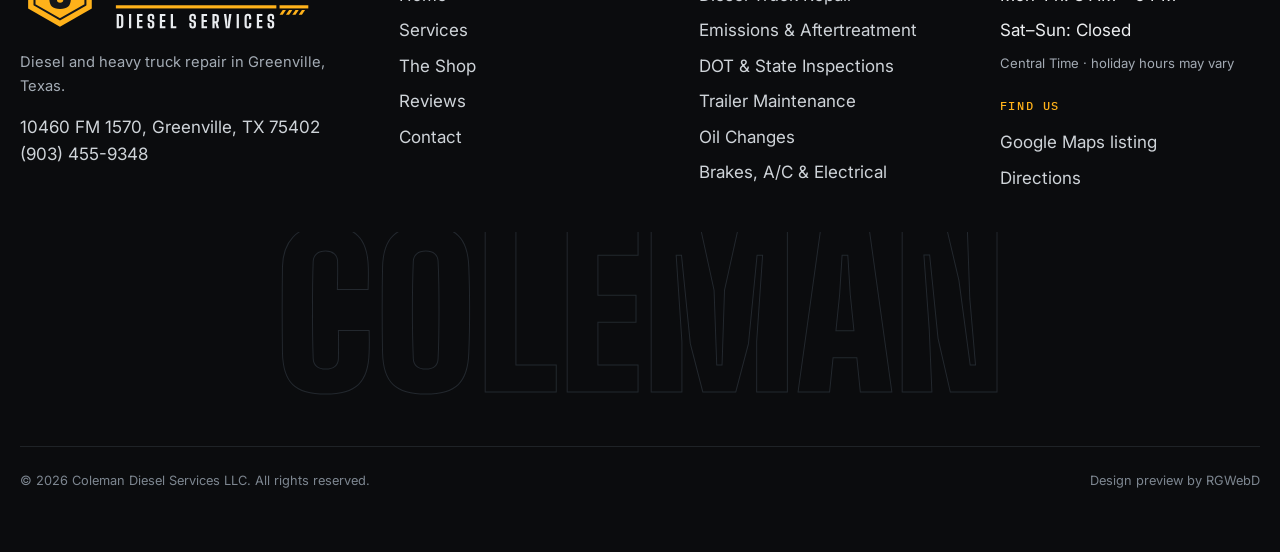
<file: shop.html>
<!doctype html><html lang="en"><head><meta charset="utf-8"><meta name="viewport" content="width=device-width,initial-scale=1,viewport-fit=cover">
<title>The Shop | Bays, Inspection Pit, Parts Room &amp; Yard | Coleman Diesel Services</title><meta name="description" content="See the Coleman Diesel Services shop on FM 1570 in Greenville, TX: big bays, a drive-over inspection pit, a parts room, truck wash and on-site parking."><link rel="canonical" href="https://rgwebd.github.io/colemandiesel/shop.html"><meta name="robots" content="index,follow">
<meta name="theme-color" content="#0E1012"><link rel="icon" href="favicon.ico" sizes="any"><link rel="icon" href="assets/coleman-favicon.svg" type="image/svg+xml"><link rel="apple-touch-icon" href="apple-touch-icon.png">
<meta property="og:type" content="website"><meta property="og:site_name" content="Coleman Diesel Services"><meta property="og:title" content="The Shop | Bays, Inspection Pit, Parts Room &amp; Yard | Coleman Diesel Services"><meta property="og:description" content="See the Coleman Diesel Services shop on FM 1570 in Greenville, TX: big bays, a drive-over inspection pit, a parts room, truck wash and on-site parking."><meta property="og:url" content="https://rgwebd.github.io/colemandiesel/shop.html"><meta property="og:image" content="https://rgwebd.github.io/colemandiesel/assets/og-image.jpg"><meta property="og:image:width" content="1200"><meta property="og:image:height" content="630"><meta property="og:locale" content="en_US">
<meta name="twitter:card" content="summary_large_image"><meta name="twitter:title" content="The Shop | Bays, Inspection Pit, Parts Room &amp; Yard | Coleman Diesel Services"><meta name="twitter:description" content="See the Coleman Diesel Services shop on FM 1570 in Greenville, TX: big bays, a drive-over inspection pit, a parts room, truck wash and on-site parking."><meta name="twitter:image" content="https://rgwebd.github.io/colemandiesel/assets/og-image.jpg">
<link rel="preload" href="assets/fonts/bigshoulders.woff2" as="font" type="font/woff2" crossorigin><link rel="preload" href="assets/fonts/inter.woff2" as="font" type="font/woff2" crossorigin>
<link rel="stylesheet" href="assets/styles.css"><script>document.documentElement.classList.add('js')</script><script type="application/ld+json">{"@context": "https://schema.org", "@type": "AutoRepair", "@id": "https://rgwebd.github.io/colemandiesel/#business", "name": "Coleman Diesel Services LLC", "alternateName": "Coleman Diesel Services", "description": "Diesel and heavy truck repair shop in Greenville, Texas: diesel truck repair, emissions and aftertreatment diagnosis, DOT and state inspections, trailer maintenance, oil changes, brakes, A/C, a parts counter, and hopper washout and truck wash.", "url": "https://rgwebd.github.io/colemandiesel/", "telephone": "+1-903-455-9348", "image": ["https://rgwebd.github.io/colemandiesel/assets/img/g03-1600.webp", "https://rgwebd.github.io/colemandiesel/assets/img/g19-1600.webp", "https://rgwebd.github.io/colemandiesel/assets/og-image.jpg"], "logo": "https://rgwebd.github.io/colemandiesel/assets/favicon-512.png", "address": {"@type": "PostalAddress", "streetAddress": "10460 FM 1570", "addressLocality": "Greenville", "addressRegion": "TX", "postalCode": "75402", "addressCountry": "US"}, "geo": {"@type": "GeoCoordinates", "latitude": 33.0779342, "longitude": -96.152201}, "hasMap": "https://www.google.com/maps/place/Coleman+Diesel+Services+LLC/@33.0779342,-96.152201,17z/", "sameAs": ["https://www.google.com/maps/place/Coleman+Diesel+Services+LLC/@33.0779342,-96.152201,17z/"], "openingHoursSpecification": [{"@type": "OpeningHoursSpecification", "dayOfWeek": ["Monday", "Tuesday", "Wednesday", "Thursday", "Friday"], "opens": "08:00", "closes": "17:00"}], "paymentAccepted": "Check, Credit Card, Debit Card, NFC mobile payments", "amenityFeature": [{"@type": "LocationFeatureSpecification", "name": "Wheelchair-accessible parking lot", "value": true}, {"@type": "LocationFeatureSpecification", "name": "Wheelchair-accessible restroom", "value": true}, {"@type": "LocationFeatureSpecification", "name": "Restroom", "value": true}, {"@type": "LocationFeatureSpecification", "name": "On-site parking", "value": true}], "aggregateRating": {"@type": "AggregateRating", "ratingValue": 4.7, "reviewCount": 84, "bestRating": 5}, "makesOffer": [{"@type": "Offer", "itemOffered": {"@type": "Service", "name": "Diesel Truck Repair", "url": "https://rgwebd.github.io/colemandiesel/services.html#diesel-repair"}}, {"@type": "Offer", "itemOffered": {"@type": "Service", "name": "Emissions & Aftertreatment", "url": "https://rgwebd.github.io/colemandiesel/services.html#emissions"}}, {"@type": "Offer", "itemOffered": {"@type": "Service", "name": "DOT & State Inspections", "url": "https://rgwebd.github.io/colemandiesel/services.html#inspections"}}, {"@type": "Offer", "itemOffered": {"@type": "Service", "name": "Trailer Maintenance", "url": "https://rgwebd.github.io/colemandiesel/services.html#trailers"}}, {"@type": "Offer", "itemOffered": {"@type": "Service", "name": "Oil Changes", "url": "https://rgwebd.github.io/colemandiesel/services.html#oil-change"}}, {"@type": "Offer", "itemOffered": {"@type": "Service", "name": "Brakes, A/C & Electrical", "url": "https://rgwebd.github.io/colemandiesel/services.html#brakes-ac-electrical"}}, {"@type": "Offer", "itemOffered": {"@type": "Service", "name": "Hopper Washout & Truck Wash", "url": "https://rgwebd.github.io/colemandiesel/services.html#wash"}}, {"@type": "Offer", "itemOffered": {"@type": "Service", "name": "Parts Counter", "url": "https://rgwebd.github.io/colemandiesel/services.html#parts"}}, {"@type": "Offer", "itemOffered": {"@type": "Service", "name": "Onsite Service", "url": "https://rgwebd.github.io/colemandiesel/services.html#onsite"}}]}</script><script type="application/ld+json">{"@context": "https://schema.org", "@type": "BreadcrumbList", "itemListElement": [{"@type": "ListItem", "position": 1, "name": "Home", "item": "https://rgwebd.github.io/colemandiesel/"}, {"@type": "ListItem", "position": 2, "name": "The Shop", "item": "https://rgwebd.github.io/colemandiesel/shop.html"}]}</script><script src="https://cosmiccallers.lovable.app/demo-track.js" data-demo="colemandiesel" defer></script></head>
<body><a class="skip" href="#main">Skip to content</a><div class="progress" aria-hidden="true"></div>
<header class="hdr"><div class="wrap"><a class="brand" href="index.html" aria-label="Coleman Diesel Services home"><img src="assets/coleman-horizontal-light.svg" width="363" height="106" alt="Coleman Diesel Services"></a>
<nav class="nav" aria-label="Main"><a href="index.html">Home</a><a href="services.html">Services</a><a href="shop.html" aria-current="page">The Shop</a><a href="reviews.html">Reviews</a><a href="contact.html">Contact</a></nav><div class="hdr-cta"><span class="status" data-status><i></i><span>Mon–Fri 8 AM–5 PM CT</span></span><a class="btn sm mag" href="tel:+19034559348"><svg viewBox="0 0 24 24" fill="none" stroke="currentColor" stroke-width="1.8" stroke-linecap="round" stroke-linejoin="round" aria-hidden="true"><path d="M5 3h4l2 5-2.5 1.5a11 11 0 0 0 6 6L16 13l5 2v4a2 2 0 0 1-2 2A16 16 0 0 1 3 5a2 2 0 0 1 2-2z"/></svg><span class="lbl">(903) 455-9348</span></a></div>
<button class="burger" type="button" aria-expanded="false" aria-controls="mnav" aria-label="Open menu"><span></span><span></span><span></span></button></div></header>
<nav class="mnav" id="mnav" aria-label="Mobile" aria-hidden="true"><a href="index.html">Home</a><a href="services.html">Services</a><a href="shop.html" aria-current="page">The Shop</a><a href="reviews.html">Reviews</a><a href="contact.html">Contact</a><div class="ctas"><a class="btn mag " href="tel:+19034559348"><svg viewBox="0 0 24 24" fill="none" stroke="currentColor" stroke-width="1.8" stroke-linecap="round" stroke-linejoin="round" aria-hidden="true"><path d="M5 3h4l2 5-2.5 1.5a11 11 0 0 0 6 6L16 13l5 2v4a2 2 0 0 1-2 2A16 16 0 0 1 3 5a2 2 0 0 1 2-2z"/></svg><span class="lbl">Call (903) 455-9348</span></a><a class="btn mag ghost" href="https://www.google.com/maps/dir/?api=1&destination=Coleman+Diesel+Services+LLC%2C+10460+FM+1570%2C+Greenville%2C+TX+75402" target="_blank" rel="noopener"><svg viewBox="0 0 24 24" fill="none" stroke="currentColor" stroke-width="1.8" stroke-linecap="round" stroke-linejoin="round" aria-hidden="true"><path d="M3 11l18-8-8 18-2-8z"/></svg><span class="lbl">Get directions</span></a></div><p style="margin-top:18px"><span class="status" data-status><i></i><span>Mon–Fri 8 AM–5 PM CT</span></span></p></nav><main id="main"><section class="phero"><div class="bg" data-px="0.12"><img src="assets/img/g01-1600.webp" srcset="assets/img/g01-800.webp 800w, assets/img/g01-1600.webp 1440w" sizes="100vw" width="1440" height="1080" alt="Aerial view of the Coleman Diesel shop, yard and parked trucks off FM 1570" fetchpriority="high" decoding="async" style="object-position:50% 60%"></div><div class="wrap"><nav class="crumbs" aria-label="Breadcrumb"><a href="index.html">Home</a> / <span aria-current="page">The Shop</span></nav><p class="kicker">The Shop</p><h1 class="split-h">A big yard <span class='amb'>for big rigs.</span></h1><p class="lead">Bays, a drive-over pit, a parts room and a lot full of trucks, buses and trailers, right on FM 1570 outside Greenville.</p><div class="ctas" style="margin-top:26px"><a class="btn mag " href="tel:+19034559348"><svg viewBox="0 0 24 24" fill="none" stroke="currentColor" stroke-width="1.8" stroke-linecap="round" stroke-linejoin="round" aria-hidden="true"><path d="M5 3h4l2 5-2.5 1.5a11 11 0 0 0 6 6L16 13l5 2v4a2 2 0 0 1-2 2A16 16 0 0 1 3 5a2 2 0 0 1 2-2z"/></svg><span class="lbl">Call (903) 455-9348</span></a><a class="btn mag ghost" href="https://www.google.com/maps/dir/?api=1&destination=Coleman+Diesel+Services+LLC%2C+10460+FM+1570%2C+Greenville%2C+TX+75402" target="_blank" rel="noopener"><svg viewBox="0 0 24 24" fill="none" stroke="currentColor" stroke-width="1.8" stroke-linecap="round" stroke-linejoin="round" aria-hidden="true"><path d="M3 11l18-8-8 18-2-8z"/></svg><span class="lbl">Get directions</span></a></div></div></section>
<section class="sec plate"><div class="wrap split"><div data-r><p class="kicker">10460 FM 1570</p><h2 class="split-h">Look for the flag <span class="amb">and the open bays.</span></h2>
<p class="lead">The shop sits on a wide gravel-and-concrete yard with room to maneuver a tractor-trailer. The office is the white building beside the flagpole.</p><div class="facts stagger" style="margin-top:26px"><div class="fact"><span class="ic"><svg viewBox="0 0 24 24" fill="none" stroke="currentColor" stroke-width="1.8" stroke-linecap="round" stroke-linejoin="round" aria-hidden="true"><path d="M9 4h6l1 2h3v15H5V6h3z"/><path d="M9 13l2 2 4-4"/></svg></span><span><b>Drive-over inspection pit</b><span>Room to get under the rig</span></span></div><div class="fact"><span class="ic"><svg viewBox="0 0 24 24" fill="none" stroke="currentColor" stroke-width="1.8" stroke-linecap="round" stroke-linejoin="round" aria-hidden="true"><path d="M12 2.8l7.8 4.5v9L12 20.8l-7.8-4.5v-9z"/><circle cx="12" cy="12" r="3"/></svg></span><span><b>Parts room & counter</b><span>Parts and filters on hand</span></span></div><div class="fact"><span class="ic"><svg viewBox="0 0 24 24" fill="none" stroke="currentColor" stroke-width="1.8" stroke-linecap="round" stroke-linejoin="round" aria-hidden="true"><path d="M3 20h18"/><path d="M5 20V9l7-5 7 5v11"/><path d="M9 13c0 1.2.9 2 2 2M12 10s2.5 2.8 2.5 4.5a2.5 2.5 0 0 1-5 0C9.5 12.8 12 10 12 10z"/></svg></span><span><b>Truck wash</b><span>Hopper washouts and truck washes</span></span></div><div class="fact"><span class="ic"><svg viewBox="0 0 24 24" fill="none" stroke="currentColor" stroke-width="1.8" stroke-linecap="round" stroke-linejoin="round" aria-hidden="true"><rect x="4" y="3" width="16" height="18" rx="3"/><path d="M10 17V7h3a3 3 0 0 1 0 6h-3"/></svg></span><span><b>On-site parking</b><span>Big lot off FM 1570</span></span></div><div class="fact"><span class="ic"><svg viewBox="0 0 24 24" fill="none" stroke="currentColor" stroke-width="1.8" stroke-linecap="round" stroke-linejoin="round" aria-hidden="true"><circle cx="12" cy="4.5" r="1.8"/><path d="M11 8v6h5l2 5"/><path d="M8.5 10.5a6 6 0 1 0 7 8"/></svg></span><span><b>Accessible</b><span>Wheelchair-accessible parking lot and restroom</span></span></div><div class="fact"><span class="ic"><svg viewBox="0 0 24 24" fill="none" stroke="currentColor" stroke-width="1.8" stroke-linecap="round" stroke-linejoin="round" aria-hidden="true"><path d="M4 8h6M7 8v12M14 4v16M14 4h4a3 3 0 0 1 0 6h-4"/></svg></span><span><b>Restroom</b><span>On site for customers</span></span></div><div class="fact"><span class="ic"><svg viewBox="0 0 24 24" fill="none" stroke="currentColor" stroke-width="1.8" stroke-linecap="round" stroke-linejoin="round" aria-hidden="true"><rect x="2.5" y="5" width="19" height="14" rx="2"/><path d="M2.5 10h19M6 15h4"/></svg></span><span><b>Cards & checks</b><span>Checks, credit and debit cards</span></span></div><div class="fact"><span class="ic"><svg viewBox="0 0 24 24" fill="none" stroke="currentColor" stroke-width="1.8" stroke-linecap="round" stroke-linejoin="round" aria-hidden="true"><path d="M8.5 7a7 7 0 0 1 0 10M12 4.5a10.5 10.5 0 0 1 0 15M5 9.5a3.5 3.5 0 0 1 0 5"/></svg></span><span><b>Tap to pay</b><span>NFC mobile payments</span></span></div></div></div>
<div class="collage" data-r="zoom"><div class="frame c1"><img src="assets/img/g22-1600.webp" srcset="assets/img/g22-800.webp 800w, assets/img/g22-1600.webp 1500w" sizes="(max-width:980px) 100vw, 32vw" width="1500" height="2000" alt="Open bay doors on the side of the shop" loading="lazy" decoding="async"></div><div class="frame c2"><img src="assets/img/g26-1600.webp" srcset="assets/img/g26-800.webp 800w, assets/img/g26-1600.webp 1500w" sizes="(max-width:980px) 100vw, 26vw" width="1500" height="2000" alt="Coleman Diesel office and open bay" loading="lazy" decoding="async"></div></div></div></section>
<section class="sec g2" style="padding-bottom:60px"><div class="wrap"><div class="head"><div><p class="kicker">Gallery · drag or swipe</p><h2 class="split-h">Inside the <span class="amb">bays.</span></h2></div><p>Real photos from the shop’s Google listing. Customer plates and fleet numbers are blurred.</p></div></div>
<div class="gal-track" tabindex="0" aria-label="Photo gallery, scroll sideways"><button class="gal-item" type="button" data-full="assets/img/g03-1600.webp" aria-label="Open photo: White Kenworth parked over the inspection pit inside the shop"><img src="assets/img/g03-1600.webp" srcset="assets/img/g03-800.webp 800w, assets/img/g03-1600.webp 1500w" sizes="(max-width:640px) 80vw, 40vw" width="1500" height="2000" alt="White Kenworth parked over the inspection pit inside the shop" loading="lazy" decoding="async"><span class="cap" aria-hidden="true">White Kenworth parked over the inspection pit inside the shop</span></button><button class="gal-item" type="button" data-full="assets/img/g08-1600.webp" aria-label="Open photo: Bulk tank trailer inside the shop bay"><img src="assets/img/g08-1600.webp" srcset="assets/img/g08-800.webp 800w, assets/img/g08-1600.webp 1600w" sizes="(max-width:640px) 80vw, 40vw" width="1600" height="1200" alt="Bulk tank trailer inside the shop bay" loading="lazy" decoding="async"><span class="cap" aria-hidden="true">Bulk tank trailer inside the shop bay</span></button><button class="gal-item" type="button" data-full="assets/img/g13-1600.webp" aria-label="Open photo: School bus with its engine opened up for repair"><img src="assets/img/g13-1600.webp" srcset="assets/img/g13-800.webp 800w, assets/img/g13-1600.webp 1600w" sizes="(max-width:640px) 80vw, 40vw" width="1600" height="1200" alt="School bus with its engine opened up for repair" loading="lazy" decoding="async"><span class="cap" aria-hidden="true">School bus with its engine opened up for repair</span></button><button class="gal-item" type="button" data-full="assets/img/g05-1600.webp" aria-label="Open photo: Tank being lifted off a Kenworth truck in the yard"><img src="assets/img/g05-1600.webp" srcset="assets/img/g05-800.webp 800w, assets/img/g05-1600.webp 1600w" sizes="(max-width:640px) 80vw, 40vw" width="1600" height="928" alt="Tank being lifted off a Kenworth truck in the yard" loading="lazy" decoding="async"><span class="cap" aria-hidden="true">Tank being lifted off a Kenworth truck in the yard</span></button><button class="gal-item" type="button" data-full="assets/img/g10-1600.webp" aria-label="Open photo: Armored truck inside a shop bay"><img src="assets/img/g10-1600.webp" srcset="assets/img/g10-800.webp 800w, assets/img/g10-1600.webp 1500w" sizes="(max-width:640px) 80vw, 40vw" width="1500" height="2000" alt="Armored truck inside a shop bay" loading="lazy" decoding="async"><span class="cap" aria-hidden="true">Armored truck inside a shop bay</span></button><button class="gal-item" type="button" data-full="assets/img/g02-1600.webp" aria-label="Open photo: Red Peterbilt with a raised dump trailer in the yard"><img src="assets/img/g02-1600.webp" srcset="assets/img/g02-800.webp 800w, assets/img/g02-1600.webp 1500w" sizes="(max-width:640px) 80vw, 40vw" width="1500" height="2000" alt="Red Peterbilt with a raised dump trailer in the yard" loading="lazy" decoding="async"><span class="cap" aria-hidden="true">Red Peterbilt with a raised dump trailer in the yard</span></button><button class="gal-item" type="button" data-full="assets/img/g07-1600.webp" aria-label="Open photo: Blue International work truck with a boom"><img src="assets/img/g07-1600.webp" srcset="assets/img/g07-800.webp 800w, assets/img/g07-1600.webp 1500w" sizes="(max-width:640px) 80vw, 40vw" width="1500" height="2000" alt="Blue International work truck with a boom" loading="lazy" decoding="async"><span class="cap" aria-hidden="true">Blue International work truck with a boom</span></button><button class="gal-item" type="button" data-full="assets/img/g09-1600.webp" aria-label="Open photo: Fifth-wheel toy hauler and pickup on the lot"><img src="assets/img/g09-1600.webp" srcset="assets/img/g09-800.webp 800w, assets/img/g09-1600.webp 1600w" sizes="(max-width:640px) 80vw, 40vw" width="1600" height="1200" alt="Fifth-wheel toy hauler and pickup on the lot" loading="lazy" decoding="async"><span class="cap" aria-hidden="true">Fifth-wheel toy hauler and pickup on the lot</span></button><button class="gal-item" type="button" data-full="assets/img/g11-1600.webp" aria-label="Open photo: Front of a black International LoneStar"><img src="assets/img/g11-1600.webp" srcset="assets/img/g11-800.webp 800w, assets/img/g11-1600.webp 1500w" sizes="(max-width:640px) 80vw, 40vw" width="1500" height="2000" alt="Front of a black International LoneStar" loading="lazy" decoding="async"><span class="cap" aria-hidden="true">Front of a black International LoneStar</span></button><button class="gal-item" type="button" data-full="assets/img/g15-1600.webp" aria-label="Open photo: Blue International cabover on the lot"><img src="assets/img/g15-1600.webp" srcset="assets/img/g15-800.webp 800w, assets/img/g15-1600.webp 1500w" sizes="(max-width:640px) 80vw, 40vw" width="1500" height="2000" alt="Blue International cabover on the lot" loading="lazy" decoding="async"><span class="cap" aria-hidden="true">Blue International cabover on the lot</span></button><button class="gal-item" type="button" data-full="assets/img/g20-1600.webp" aria-label="Open photo: Black Peterbilt sleeper tractor in the lot"><img src="assets/img/g20-1600.webp" srcset="assets/img/g20-800.webp 800w, assets/img/g20-1600.webp 1600w" sizes="(max-width:640px) 80vw, 40vw" width="1600" height="1200" alt="Black Peterbilt sleeper tractor in the lot" loading="lazy" decoding="async"><span class="cap" aria-hidden="true">Black Peterbilt sleeper tractor in the lot</span></button><button class="gal-item" type="button" data-full="assets/img/g04-1600.webp" aria-label="Open photo: Drive-over inspection pit running down the shop bay"><img src="assets/img/g04-1600.webp" srcset="assets/img/g04-800.webp 800w, assets/img/g04-1600.webp 1500w" sizes="(max-width:640px) 80vw, 40vw" width="1500" height="2000" alt="Drive-over inspection pit running down the shop bay" loading="lazy" decoding="async"><span class="cap" aria-hidden="true">Drive-over inspection pit running down the shop bay</span></button><button class="gal-item" type="button" data-full="assets/img/g21-1600.webp" aria-label="Open photo: Axle spindle close-up during repair"><img src="assets/img/g21-1600.webp" srcset="assets/img/g21-800.webp 800w, assets/img/g21-1600.webp 1125w" sizes="(max-width:640px) 80vw, 40vw" width="1125" height="2000" alt="Axle spindle close-up during repair" loading="lazy" decoding="async"><span class="cap" aria-hidden="true">Axle spindle close-up during repair</span></button><button class="gal-item" type="button" data-full="assets/img/g12-1600.webp" aria-label="Open photo: Shelves of parts and boxes in the parts room"><img src="assets/img/g12-1600.webp" srcset="assets/img/g12-800.webp 610w, assets/img/g12-1600.webp 610w" sizes="(max-width:640px) 80vw, 40vw" width="610" height="1220" alt="Shelves of parts and boxes in the parts room" loading="lazy" decoding="async"><span class="cap" aria-hidden="true">Shelves of parts and boxes in the parts room</span></button></div></section>
<section class="cta"><div class="bg" data-px="0.1"><img src="assets/img/g25-1600.webp" srcset="assets/img/g25-800.webp 800w, assets/img/g25-1600.webp 1500w" sizes="100vw" width="1500" height="2000" alt="" loading="lazy" decoding="async" style="object-position:50% 40%"></div><div class="wrap"><p class="kicker" style="justify-content:center">Call the shop</p><h2 class="split-h">Bring it <span class='amb'>to the yard.</span></h2><p class="lead" style="margin:0 auto">Monday to Friday, 8 AM to 5 PM Central at 10460 FM 1570, Greenville, TX 75402.</p><a class="big" href="tel:+19034559348">(903) 455-9348</a><div class="ctas"><a class="btn mag " href="tel:+19034559348"><svg viewBox="0 0 24 24" fill="none" stroke="currentColor" stroke-width="1.8" stroke-linecap="round" stroke-linejoin="round" aria-hidden="true"><path d="M5 3h4l2 5-2.5 1.5a11 11 0 0 0 6 6L16 13l5 2v4a2 2 0 0 1-2 2A16 16 0 0 1 3 5a2 2 0 0 1 2-2z"/></svg><span class="lbl">Call (903) 455-9348</span></a><a class="btn mag ghost" href="https://www.google.com/maps/dir/?api=1&destination=Coleman+Diesel+Services+LLC%2C+10460+FM+1570%2C+Greenville%2C+TX+75402" target="_blank" rel="noopener"><svg viewBox="0 0 24 24" fill="none" stroke="currentColor" stroke-width="1.8" stroke-linecap="round" stroke-linejoin="round" aria-hidden="true"><path d="M3 11l18-8-8 18-2-8z"/></svg><span class="lbl">Get directions</span></a></div></div></section></main><footer class="ftr"><div class="wrap"><div class="fgrid">
<div><img src="assets/coleman-horizontal-light.svg" width="290" height="85" alt="Coleman Diesel Services" loading="lazy" style="width:290px;height:auto;margin-bottom:18px"><p>Diesel and heavy truck repair in Greenville, Texas.</p>
<address style="font-style:normal"><a href="https://www.google.com/maps/dir/?api=1&destination=Coleman+Diesel+Services+LLC%2C+10460+FM+1570%2C+Greenville%2C+TX+75402" target="_blank" rel="noopener">10460 FM 1570, Greenville, TX 75402</a><br><a href="tel:+19034559348">(903) 455-9348</a></address></div>
<div><h4>Pages</h4><ul><li><a href="index.html">Home</a></li><li><a href="services.html">Services</a></li><li><a href="shop.html">The Shop</a></li><li><a href="reviews.html">Reviews</a></li><li><a href="contact.html">Contact</a></li></ul></div><div><h4>Services</h4><ul><li><a href="services.html#diesel-repair">Diesel Truck Repair</a></li><li><a href="services.html#emissions">Emissions & Aftertreatment</a></li><li><a href="services.html#inspections">DOT & State Inspections</a></li><li><a href="services.html#trailers">Trailer Maintenance</a></li><li><a href="services.html#oil-change">Oil Changes</a></li><li><a href="services.html#brakes-ac-electrical">Brakes, A/C & Electrical</a></li></ul></div><div><h4>Hours</h4><ul><li>Mon–Fri: 8 AM – 5 PM</li><li>Sat–Sun: Closed</li><li class="muted" style="font-size:.82rem">Central Time · holiday hours may vary</li></ul><h4 style="margin-top:22px">Find us</h4><ul><li><a href="https://maps.app.goo.gl/Wjjb2HDQk1zbNbVv6" target="_blank" rel="noopener">Google Maps listing</a></li><li><a href="https://www.google.com/maps/dir/?api=1&destination=Coleman+Diesel+Services+LLC%2C+10460+FM+1570%2C+Greenville%2C+TX+75402" target="_blank" rel="noopener">Directions</a></li></ul></div>
</div><div class="bigword" aria-hidden="true">COLEMAN</div><div class="legal"><span>© 2026 Coleman Diesel Services LLC. All rights reserved.</span><span>Design preview by RGWebD</span></div></div></footer>
<div class="mbar"><a class="btn mag " href="tel:+19034559348"><svg viewBox="0 0 24 24" fill="none" stroke="currentColor" stroke-width="1.8" stroke-linecap="round" stroke-linejoin="round" aria-hidden="true"><path d="M5 3h4l2 5-2.5 1.5a11 11 0 0 0 6 6L16 13l5 2v4a2 2 0 0 1-2 2A16 16 0 0 1 3 5a2 2 0 0 1 2-2z"/></svg><span class="lbl">Call now</span></a><a class="btn mag ghost" href="https://www.google.com/maps/dir/?api=1&destination=Coleman+Diesel+Services+LLC%2C+10460+FM+1570%2C+Greenville%2C+TX+75402" target="_blank" rel="noopener"><svg viewBox="0 0 24 24" fill="none" stroke="currentColor" stroke-width="1.8" stroke-linecap="round" stroke-linejoin="round" aria-hidden="true"><path d="M3 11l18-8-8 18-2-8z"/></svg><span class="lbl">Get directions</span></a></div>
<div class="demo" role="note">Design preview by RGWebD<button type="button" aria-label="Dismiss preview note">×</button></div><div class="lb" role="dialog" aria-modal="true" aria-label="Photo viewer" aria-hidden="true"><figure><img alt=""><p></p></figure><button class="x1" type="button" aria-label="Close"><svg viewBox="0 0 24 24" fill="none" stroke="currentColor" stroke-width="1.8" stroke-linecap="round" stroke-linejoin="round" aria-hidden="true"><path d="M6 6l12 12M18 6L6 18"/></svg></button><button class="pv" type="button" aria-label="Previous photo"><svg viewBox="0 0 24 24" fill="none" stroke="currentColor" stroke-width="1.8" stroke-linecap="round" stroke-linejoin="round" aria-hidden="true"><path d="M19 12H5M11 6l-6 6 6 6"/></svg></button><button class="nx" type="button" aria-label="Next photo"><svg viewBox="0 0 24 24" fill="none" stroke="currentColor" stroke-width="1.8" stroke-linecap="round" stroke-linejoin="round" aria-hidden="true"><path d="M5 12h14M13 6l6 6-6 6"/></svg></button></div><script src="assets/script.js" defer></script></body></html>
</file>
<file: assets/styles.css>
@font-face{font-family:"Big Shoulders";src:url(fonts/bigshoulders.woff2) format("woff2");font-weight:100 900;font-display:swap}
@font-face{font-family:"Inter";src:url(fonts/inter.woff2) format("woff2");font-weight:100 900;font-display:swap}
@font-face{font-family:"Plex Mono";src:url(fonts/plexmono-500.woff2) format("woff2");font-weight:500;font-display:swap}
:root{--amb:#FFB21A;--amb-d:#E08E00;--exh:#FF6A13;--g0:#0E1012;--g1:#14171A;--g2:#1C2024;--g3:#262B31;--steel:#3A4149;--lt:#ECEEF0;--mut:#A3ABB4;--mut2:#7D8690;
--maxw:1260px;--ease:cubic-bezier(.2,.8,.2,1);--cut:14px;
--hz:repeating-linear-gradient(-45deg,var(--amb) 0 14px,#111 14px 28px);
--plate:url("data:image/svg+xml,%3Csvg xmlns='http://www.w3.org/2000/svg' width='36' height='36' viewBox='0 0 36 36'%3E%3Cg fill='none' stroke-linecap='round'%3E%3Cpath d='M5 13 L13 5' stroke='%23ffffff' stroke-opacity='.075' stroke-width='3.2'/%3E%3Cpath d='M6 14 L14 6' stroke='%23000' stroke-opacity='.5' stroke-width='1.4'/%3E%3Cpath d='M23 23 L31 31' stroke='%23ffffff' stroke-opacity='.075' stroke-width='3.2'/%3E%3Cpath d='M24 22 L32 30' stroke='%23000' stroke-opacity='.5' stroke-width='1.4'/%3E%3C/g%3E%3C/svg%3E");
--grain:url("data:image/svg+xml,%3Csvg xmlns='http://www.w3.org/2000/svg' width='160' height='160'%3E%3Cfilter id='n'%3E%3CfeTurbulence type='fractalNoise' baseFrequency='.85' numOctaves='2' stitchTiles='stitch'/%3E%3CfeColorMatrix values='0 0 0 0 1 0 0 0 0 1 0 0 0 0 1 0 0 0 .5 0'/%3E%3C/filter%3E%3Crect width='160' height='160' filter='url(%23n)' opacity='.5'/%3E%3C/svg%3E")}
*,*::before,*::after{box-sizing:border-box}
html{overflow-x:clip;-webkit-text-size-adjust:100%;scroll-behavior:smooth;scroll-padding-top:96px}
body{margin:0;background:var(--g1);color:var(--lt);font-family:"Inter",system-ui,sans-serif;line-height:1.62;font-size:17px;overflow-x:clip}
body::after{content:"";position:fixed;inset:0;background:var(--grain);opacity:.05;pointer-events:none;z-index:300;mix-blend-mode:overlay}
img{max-width:100%;height:auto;display:block}
a{color:inherit}
:focus-visible{outline:3px solid var(--amb);outline-offset:3px}
.skip{position:absolute;left:-999px;top:8px;background:var(--amb);color:#111;padding:10px 16px;z-index:400;font-weight:700}
.skip:focus{left:12px}
.wrap{width:min(var(--maxw),100% - 40px);margin-inline:auto}
h1,h2,h3,.disp{font-family:"Big Shoulders",Impact,sans-serif;font-weight:900;line-height:.92;letter-spacing:.005em;margin:0 0 .35em;color:#fff;text-transform:uppercase;font-variation-settings:"opsz" 72}
h1{font-size:clamp(3.1rem,7.4vw,7.2rem)}
h2{font-size:clamp(2.4rem,5.2vw,4.8rem)}
h3{font-size:clamp(1.45rem,2vw,1.9rem);font-weight:800;line-height:1}
p{margin:0 0 1em}
.mono,.kicker,.tag{font-family:"Plex Mono",ui-monospace,monospace;font-weight:500;letter-spacing:.12em;text-transform:uppercase}
.kicker{display:inline-flex;align-items:center;gap:.8em;font-size:.74rem;color:var(--amb);margin-bottom:1.2em}
.kicker::before{content:"";flex:none;width:38px;height:10px;background:var(--hz);background-size:20px 20px;clip-path:polygon(0 0,100% 0,100% 100%,0 100%)}
.amb{color:var(--amb)}
.outline{color:transparent;-webkit-text-stroke:2px var(--amb)}
.lead{font-size:clamp(1.04rem,1.3vw,1.22rem);color:#C8CED4;max-width:60ch}
.muted{color:var(--mut)}
/* chamfer */
.ch{clip-path:polygon(var(--cut) 0,100% 0,100% calc(100% - var(--cut)),calc(100% - var(--cut)) 100%,0 100%,0 var(--cut))}
/* buttons */
.btn{position:relative;display:inline-flex;align-items:center;gap:.65em;padding:1.05em 1.6em;background:var(--amb);color:#121212;text-decoration:none;font-family:"Big Shoulders",sans-serif;font-weight:800;font-size:1.12rem;letter-spacing:.08em;text-transform:uppercase;border:0;cursor:pointer;transition:transform .35s var(--ease),filter .3s,background .25s;clip-path:polygon(12px 0,100% 0,100% calc(100% - 12px),calc(100% - 12px) 100%,0 100%,0 12px);overflow:hidden;line-height:1}
.btn::before{content:"";position:absolute;inset:0;background:var(--hz);background-size:28px 28px;opacity:0;transition:opacity .3s;mix-blend-mode:multiply}
.btn::after{content:"";position:absolute;inset:0;background:linear-gradient(110deg,transparent 30%,rgba(255,255,255,.55) 50%,transparent 70%);transform:translateX(-130%);transition:transform .8s var(--ease)}
.btn:hover::after{transform:translateX(130%)}
.btn:hover{filter:brightness(1.07)}
.btn svg{width:1.15em;height:1.15em;flex:none;position:relative;z-index:1}
.btn .lbl{position:relative;z-index:1}
.btn.ghost{background:rgba(255,255,255,.04);color:#fff;box-shadow:inset 0 0 0 2px rgba(255,255,255,.28)}
.btn.ghost:hover{background:rgba(255,178,26,.12);box-shadow:inset 0 0 0 2px var(--amb)}
.btn.dark{background:#121417;color:#fff}
.btn.sm{padding:.8em 1.1em;font-size:.95rem}
.ctas{display:flex;flex-wrap:wrap;gap:12px}
/* progress = fuel line */
.progress{position:fixed;top:0;left:0;right:0;height:4px;background:linear-gradient(90deg,var(--amb-d),var(--amb),var(--exh));transform-origin:0 50%;transform:scaleX(0);z-index:160}
/* header */
.hdr{position:fixed;inset:0 0 auto 0;z-index:150;transition:background .35s,box-shadow .35s,padding .35s;padding:16px 0}
.hdr.scrolled{background:rgba(14,16,18,.88);backdrop-filter:blur(14px) saturate(1.2);-webkit-backdrop-filter:blur(14px);box-shadow:0 1px 0 rgba(255,178,26,.18);padding:8px 0}
.hdr .wrap{display:flex;align-items:center;gap:22px;width:min(1380px,100% - 32px)}
.brand{display:block;flex:none}
.brand img{height:50px;width:auto;transition:height .35s}
.hdr.scrolled .brand img{height:42px}
.nav{display:flex;gap:2px;margin-left:auto}
.nav a{position:relative;text-decoration:none;font-family:"Big Shoulders",sans-serif;font-weight:700;font-size:1.08rem;letter-spacing:.1em;text-transform:uppercase;padding:10px 13px;color:#D2D7DC;transition:color .2s}
.nav a::after{content:"";position:absolute;left:13px;right:13px;bottom:3px;height:3px;background:var(--amb);transform:scaleX(0);transform-origin:left;transition:transform .35s var(--ease)}
.nav a:hover,.nav a[aria-current=page]{color:#fff}
.nav a:hover::after,.nav a[aria-current=page]::after{transform:scaleX(1)}
.hdr-cta{display:flex;align-items:center;gap:10px}
.burger{display:none;margin-left:auto;width:48px;height:48px;border:1px solid rgba(255,255,255,.22);background:rgba(255,255,255,.05);color:#fff;cursor:pointer;clip-path:polygon(8px 0,100% 0,100% calc(100% - 8px),calc(100% - 8px) 100%,0 100%,0 8px)}
.burger span{display:block;width:22px;height:2px;background:#fff;margin:5px auto;transition:transform .3s,opacity .3s}
.burger[aria-expanded=true] span:nth-child(1){transform:translateY(7px) rotate(45deg)}
.burger[aria-expanded=true] span:nth-child(2){opacity:0}
.burger[aria-expanded=true] span:nth-child(3){transform:translateY(-7px) rotate(-45deg)}
/* live status = LED sign */
.status{display:inline-flex;align-items:center;gap:.6em;padding:.55em .9em;background:#0B0C0D;border:1px solid #2C3137;font-family:"Plex Mono",monospace;font-size:.72rem;letter-spacing:.08em;text-transform:uppercase;white-space:nowrap;color:#cfd4d9}
.status i{width:9px;height:9px;border-radius:50%;background:var(--mut2);flex:none}
.status.open i{background:#3BE37A;box-shadow:0 0 10px #3BE37A;animation:blink 1.6s infinite}
.status.open span{color:#7CF3A6;text-shadow:0 0 8px rgba(59,227,122,.45)}
.status.closed i{background:var(--exh);box-shadow:0 0 10px var(--exh)}
.status.closed span{color:#FFC08F}
@keyframes blink{50%{opacity:.35}}
/* mobile nav */
.mnav{position:fixed;inset:0;z-index:140;background:var(--g0) var(--plate);display:flex;flex-direction:column;justify-content:center;padding:90px 28px 40px;gap:4px;transform:translateY(-100%);transition:transform .55s var(--ease);visibility:hidden}
.mnav.open{transform:none;visibility:visible}
.mnav a{font-family:"Big Shoulders",sans-serif;font-weight:900;font-size:2.6rem;text-transform:uppercase;text-decoration:none;color:#fff;line-height:1.08;border-bottom:1px solid #262b31;padding:6px 0}
.mnav a[aria-current=page]{color:var(--amb)}
.mnav .ctas{margin-top:22px}
/* ---------- HERO ---------- */
.hero{position:relative;min-height:max(760px,100svh);display:grid;grid-template-columns:1.05fr .95fr;background:var(--g0);overflow:hidden;isolation:isolate}
.hero::before{content:"";position:absolute;inset:0;background:var(--plate),radial-gradient(120% 90% at 10% 100%,#20252b 0,#0E1012 60%);z-index:-2}
.hero .bgword{position:absolute;left:-1vw;bottom:-4vw;font-family:"Big Shoulders",sans-serif;font-weight:900;font-size:27vw;line-height:.8;color:transparent;-webkit-text-stroke:1.5px rgba(255,178,26,.14);letter-spacing:-.01em;z-index:-1;white-space:nowrap;pointer-events:none;user-select:none}
.hero-copy{position:relative;padding:150px 4vw 90px max(20px,calc((100vw - var(--maxw))/2));display:flex;flex-direction:column;justify-content:center}
.hero h1{font-size:clamp(3.4rem,7.2vw,8.2rem);margin-bottom:.28em}
.hero h1 .l{display:block;overflow:hidden}
.hero h1 .l>span{display:inline-block}
.hero .lead{margin-bottom:28px}
.trust{display:flex;flex-wrap:wrap;align-items:center;gap:12px;margin-top:26px}
.chip{display:inline-flex;align-items:center;gap:.55em;padding:.55em .9em;background:rgba(255,255,255,.05);border:1px solid rgba(255,255,255,.12);font-size:.82rem;font-weight:600;color:#E3E6E9;text-decoration:none}
.chip .st{color:var(--amb);letter-spacing:.05em}
.hero-media{position:relative;min-height:100%;overflow:hidden}
.hero-media .ph{position:absolute;inset:0}
.hero-media .ph img{width:100%;height:100%;object-fit:cover;object-position:50% 46%;transform:scale(1.08);animation:kb 22s ease-in-out infinite alternate}
@keyframes kb{to{transform:scale(1.17) translateY(-1.5%)}}
.hero-media::before{content:"";position:absolute;inset:0;z-index:2;background:linear-gradient(90deg,#0E1012 0,rgba(14,16,18,.55) 14%,transparent 34%),linear-gradient(0deg,rgba(14,16,18,.7),transparent 30%);pointer-events:none}
.hero-media .post{position:absolute;top:0;bottom:0;width:16px;background:var(--hz);background-size:28px 28px;z-index:3;left:0;opacity:.95}
.hero-media .beam{position:absolute;inset:-20% -40%;z-index:2;background:linear-gradient(100deg,transparent 40%,rgba(255,220,150,.20) 50%,transparent 60%);transform:translateX(-60%);animation:beam 7s 2.2s ease-in-out infinite;pointer-events:none;mix-blend-mode:screen}
@keyframes beam{0%{transform:translateX(-60%)}45%,100%{transform:translateX(60%)}}
.hs{position:absolute;z-index:4;transform:translate(-10px,-10px)}
.hs a{display:flex;align-items:center;gap:10px;text-decoration:none}
.hs .dot{position:relative;width:20px;height:20px;border-radius:50%;background:var(--amb);box-shadow:0 0 0 4px rgba(255,178,26,.25)}
.hs .dot::after{content:"";position:absolute;inset:-8px;border-radius:50%;border:2px solid var(--amb);animation:pulse 2.2s infinite}
@keyframes pulse{0%{transform:scale(.5);opacity:1}100%{transform:scale(1.6);opacity:0}}
.hs .hl{font-family:"Plex Mono",monospace;font-size:.7rem;letter-spacing:.1em;text-transform:uppercase;background:rgba(12,13,14,.86);border-left:3px solid var(--amb);padding:.45em .7em;color:#fff;white-space:nowrap;opacity:0;transform:translateX(-6px);transition:.35s var(--ease)}
.hs a:hover .hl,.hs a:focus-visible .hl{opacity:1;transform:none}
.hero.go .hs .hl{animation:lbin .6s var(--ease) forwards}
.hero.go .hs.h2 .hl{animation-delay:.25s}.hero.go .hs.h3 .hl{animation-delay:.5s}
.hs.rev{transform:translate(calc(-100% + 10px),-10px)}.hs.rev a{flex-direction:row-reverse}.hs.rev .hl{border-left:0;border-right:3px solid var(--amb)}
@keyframes lbin{to{opacity:1;transform:none}}
.hero .scroll{position:absolute;left:50%;bottom:24px;z-index:5;font-family:"Plex Mono",monospace;font-size:.66rem;letter-spacing:.2em;color:var(--mut);text-transform:uppercase;display:none}
/* bay door intro */
.door{position:fixed;inset:0;z-index:500;pointer-events:none;display:none}
.js .door{display:block}
.door .slats{position:absolute;inset:0;background:repeating-linear-gradient(180deg,#2b3036 0 46px,#1a1d21 46px 50px,#3a4047 50px 52px),#24292e;transform:translateY(0);transition:transform 1.15s cubic-bezier(.7,0,.25,1)}
.door .slats::after{content:"";position:absolute;left:0;right:0;bottom:0;height:22px;background:var(--hz);background-size:28px 28px}
.door .beacon{position:absolute;left:50%;top:44%;transform:translate(-50%,-50%);text-align:center;transition:opacity .3s}
.door .beacon img{width:120px;height:auto;margin:0 auto 14px;filter:drop-shadow(0 0 30px rgba(255,178,26,.55))}
.door .beacon p{font-family:"Plex Mono",monospace;letter-spacing:.3em;font-size:.75rem;color:var(--amb);margin:0}
.door.up .slats{transform:translateY(-102%)}
.door.up .beacon{opacity:0}
.door.gone{display:none}
/* LED ticker */
.ticker{position:relative;background:#0A0B0C;border-block:1px solid #24282d;overflow:hidden;padding:16px 0}
.ticker::before{content:"";position:absolute;inset:0;background:radial-gradient(circle,rgba(0,0,0,.65) 1px,transparent 1.4px) 0 0/4px 4px;z-index:2;pointer-events:none}
.ticker ul{display:flex;gap:0;margin:0;padding:0;list-style:none;width:max-content;animation:tick 38s linear infinite}
.ticker li{font-family:"Big Shoulders",sans-serif;font-weight:800;font-size:clamp(1.4rem,2.4vw,2rem);text-transform:uppercase;letter-spacing:.12em;color:var(--amb);text-shadow:0 0 12px rgba(255,178,26,.55);white-space:nowrap;padding-right:1.4em}
.ticker li::after{content:"◆";margin-left:1.4em;color:var(--exh);font-size:.6em;vertical-align:middle}
@keyframes tick{to{transform:translateX(-50%)}}
/* sections */
section{position:relative}
.sec{padding:clamp(70px,8.5vw,120px) 0}
.sec.tight{padding:clamp(60px,7vw,96px) 0}
.plate{background:var(--g1) var(--plate)}
.g2{background:var(--g2)}
.hzbar{height:14px;background:var(--hz);background-size:28px 28px}
.head{display:flex;align-items:end;justify-content:space-between;gap:30px;flex-wrap:wrap;margin-bottom:46px}
.head p{max-width:46ch;color:var(--mut);margin:0}
/* service tags */
.tags{display:grid;grid-template-columns:repeat(3,1fr);gap:16px}
.tcard{--rx:0deg;--ry:0deg;position:relative;display:flex;flex-direction:column;gap:10px;padding:26px 24px 22px;background:linear-gradient(160deg,#272c32,#1b1f23);text-decoration:none;transform:perspective(900px) rotateX(var(--rx)) rotateY(var(--ry));transition:transform .3s var(--ease),background .3s;clip-path:polygon(18px 0,100% 0,100% calc(100% - 18px),calc(100% - 18px) 100%,0 100%,0 18px);min-height:190px}
.tcard::before{content:"";position:absolute;inset:0;border:1px solid rgba(255,255,255,.08);pointer-events:none}
.tcard::after{content:"";position:absolute;left:0;right:0;bottom:0;height:4px;background:var(--amb);transform:scaleX(.18);transform-origin:left;transition:transform .45s var(--ease)}
.tcard:hover::after{transform:scaleX(1)}
.tcard .no{font-family:"Plex Mono",monospace;font-size:.7rem;color:var(--mut2);letter-spacing:.14em}
.tcard .ic{width:44px;height:44px;color:var(--amb)}
.tcard .ic svg{width:100%;height:100%}
.tcard h3{margin:4px 0 0;font-size:1.75rem}
.tcard p{margin:0;color:var(--mut);font-size:.95rem;line-height:1.45}
.tcard .rv{position:absolute;width:6px;height:6px;border-radius:50%;background:#4a525b;box-shadow:inset 0 1px 0 rgba(255,255,255,.25)}
.tcard .rv.a{top:12px;right:12px}.tcard .rv.b{bottom:14px;left:12px}
.tcard .arrow{position:absolute;right:22px;top:24px;width:22px;height:22px;color:var(--mut2);transition:transform .35s var(--ease),color .3s}
.tcard:hover .arrow{transform:translateX(5px);color:var(--amb)}
/* why */
.why{display:grid;grid-template-columns:1fr 1fr;gap:clamp(30px,5vw,80px);align-items:center}
.why-img{position:relative;aspect-ratio:4/5;overflow:hidden}
.why-img img{width:100%;height:100%;object-fit:cover;transform:scale(1.12)}
.why-img .stamp{position:absolute;left:18px;bottom:18px;z-index:2;background:rgba(12,13,14,.88);padding:12px 16px;border-left:4px solid var(--amb);font-family:"Plex Mono",monospace;font-size:.72rem;letter-spacing:.12em;text-transform:uppercase;color:#fff}
.pts{display:grid;gap:22px;margin-top:30px}
.pt{display:grid;grid-template-columns:56px 1fr;gap:18px;align-items:start}
.pt .n{font-family:"Big Shoulders",sans-serif;font-weight:900;font-size:2.6rem;line-height:1;color:transparent;-webkit-text-stroke:1.5px var(--amb)}
.pt h3{font-size:1.5rem;margin-bottom:.25em}
.pt p{margin:0;color:var(--mut)}
/* gauges */
.gauges{display:grid;grid-template-columns:repeat(3,1fr);gap:22px}
.gauge{position:relative;padding:30px 20px 26px;background:radial-gradient(circle at 50% 40%,#23282e,#121417 70%);text-align:center;clip-path:polygon(18px 0,100% 0,100% calc(100% - 18px),calc(100% - 18px) 100%,0 100%,0 18px)}
.gauge::before{content:"";position:absolute;inset:0;border:1px solid #2c3238;pointer-events:none}
.gauge svg{width:min(250px,100%);height:auto;display:block;margin:0 auto}
.gauge .trk{fill:none;stroke:#2a2f35;stroke-width:12}
.gauge .red{fill:none;stroke:var(--exh);stroke-width:12;opacity:.55}
.gauge .val{fill:none;stroke:var(--amb);stroke-width:12;transition:stroke-dashoffset 1.9s cubic-bezier(.25,.9,.25,1);filter:drop-shadow(0 0 6px rgba(255,178,26,.5))}
.gauge .ticks line{stroke:#59626c;stroke-width:2}
.gauge .ticks line.mj{stroke:#c9ced3;stroke-width:3}
.gauge .ticks text{fill:#8a939c;font:500 10px "Plex Mono",monospace}
.gauge .ndl{transform-origin:100px 100px;transform:rotate(-135deg);transition:transform 1.9s cubic-bezier(.25,1.25,.35,1)}
.gauge .ndl line{stroke:var(--exh);stroke-width:4;stroke-linecap:round}
.gauge .ndl circle{fill:#0b0c0d;stroke:#59626c;stroke-width:3}
.gauge .odo{display:inline-flex;gap:3px;margin-top:-26px;position:relative}
.gauge .num{font-family:"Big Shoulders",sans-serif;font-weight:900;font-size:3.6rem;line-height:1;color:#fff;display:flex;justify-content:center;align-items:baseline;gap:4px;margin-top:-30px;position:relative}
.gauge .num small{font-size:1.3rem;color:var(--amb)}
.gauge .lab{font-family:"Plex Mono",monospace;font-size:.72rem;letter-spacing:.14em;text-transform:uppercase;color:var(--mut);margin-top:8px}
/* reviews carousel */
.car{position:relative;max-width:980px;margin:0 auto}
.car-view{overflow:hidden}
.car-track{display:flex;transition:transform .7s var(--ease);touch-action:pan-y}
.slide{flex:0 0 100%;padding:10px 70px;text-align:center}
.slide blockquote{margin:16px 0 18px;font-family:"Big Shoulders",sans-serif;font-weight:700;font-size:clamp(1.6rem,3vw,2.5rem);line-height:1.08;text-transform:none;color:#fff}
.slide .who{font-family:"Plex Mono",monospace;font-size:.78rem;letter-spacing:.12em;text-transform:uppercase;color:var(--mut)}
.slide .who span{color:var(--amb)}
.stars{display:inline-flex;gap:4px;color:var(--amb)}
.stars svg{width:20px;height:20px}
.car .pv,.car .nx{position:absolute;top:50%;transform:translateY(-50%);width:50px;height:50px;background:#1f2328;border:1px solid #343a41;color:#fff;cursor:pointer;display:grid;place-items:center;clip-path:polygon(8px 0,100% 0,100% calc(100% - 8px),calc(100% - 8px) 100%,0 100%,0 8px)}
.car .pv{left:0}.car .nx{right:0}
.car .pv:hover,.car .nx:hover{background:var(--amb);color:#111}
.car .pv svg,.car .nx svg{width:20px;height:20px}
.dots{display:flex;justify-content:center;gap:8px;margin-top:22px}
.dots button{width:28px;height:5px;border:0;background:#3a4047;cursor:pointer;padding:0}
.dots button[aria-current=true]{background:var(--amb)}
/* teaser cards */
.teasers{display:grid;grid-template-columns:repeat(3,1fr);gap:18px}
.pcard{--rx:0deg;--ry:0deg;position:relative;display:block;aspect-ratio:4/5;overflow:hidden;text-decoration:none;transform:perspective(1000px) rotateX(var(--rx)) rotateY(var(--ry));transition:transform .3s var(--ease);clip-path:polygon(20px 0,100% 0,100% calc(100% - 20px),calc(100% - 20px) 100%,0 100%,0 20px)}
.pcard img{position:absolute;inset:0;width:100%;height:100%;object-fit:cover;transition:transform 1s var(--ease),filter .6s}
.pcard:hover img{transform:scale(1.07)}
.pcard::after{content:"";position:absolute;inset:0;background:linear-gradient(0deg,rgba(10,11,12,.92),rgba(10,11,12,.1) 60%)}
.pcard .tx{position:absolute;left:24px;right:24px;bottom:22px;z-index:2}
.pcard .tx .mono{font-size:.7rem;color:var(--amb)}
.pcard h3{font-size:2.3rem;margin:.2em 0 .15em}
.pcard p{margin:0;color:#cdd2d7;font-size:.95rem}
/* CTA band */
.cta{position:relative;overflow:hidden;padding:clamp(90px,12vw,170px) 0;text-align:center;isolation:isolate}
.cta .bg{position:absolute;inset:-14% 0;z-index:-2}
.cta .bg img{width:100%;height:100%;object-fit:cover}
.cta::before{content:"";position:absolute;inset:0;z-index:-1;background:linear-gradient(0deg,rgba(14,16,18,.94),rgba(14,16,18,.72)),radial-gradient(60% 60% at 50% 50%,rgba(255,178,26,.18),transparent)}
.cta h2{font-size:clamp(2.8rem,7vw,6.4rem)}
.cta .big{display:inline-block;font-family:"Big Shoulders",sans-serif;font-weight:900;font-size:clamp(2.6rem,7vw,5.8rem);color:var(--amb);text-decoration:none;letter-spacing:.02em;margin:8px 0 26px;text-shadow:0 0 30px rgba(255,178,26,.35)}
.cta .ctas{justify-content:center}
/* page hero */
.phero{position:relative;min-height:clamp(480px,66vh,700px);display:flex;align-items:flex-end;padding:150px 0 70px;overflow:hidden;isolation:isolate;background:var(--g0)}
.phero .bg{position:absolute;inset:-10% 0 0;z-index:-2}
.phero .bg img{width:100%;height:100%;object-fit:cover}
.phero::before{content:"";position:absolute;inset:0;z-index:-1;background:linear-gradient(0deg,#14171A 2%,rgba(14,16,18,.55) 55%,rgba(14,16,18,.75)),linear-gradient(90deg,rgba(14,16,18,.85),transparent 70%)}
.phero::after{content:"";position:absolute;left:0;right:0;bottom:0;height:12px;background:var(--hz);background-size:28px 28px}
.phero h1{font-size:clamp(3rem,7vw,6.6rem)}
.crumbs{font-family:"Plex Mono",monospace;font-size:.7rem;letter-spacing:.14em;text-transform:uppercase;color:var(--mut);margin-bottom:18px}
.crumbs a{text-decoration:none;color:#fff}
.crumbs a:hover{color:var(--amb)}
/* service detail */
.svc{display:grid;grid-template-columns:1.05fr 1fr;gap:clamp(30px,5vw,80px);align-items:center;padding:clamp(60px,7vw,100px) 0;border-bottom:1px solid #252a30}
.svc:nth-of-type(even) .svc-img{order:2}
.svc-img{position:relative;aspect-ratio:5/4;overflow:hidden;clip-path:polygon(22px 0,100% 0,100% calc(100% - 22px),calc(100% - 22px) 100%,0 100%,0 22px)}
.svc-img img{width:100%;height:100%;object-fit:cover;transform:scale(1.04);transition:transform 1.2s var(--ease)}
.svc:hover .svc-img img{transform:scale(1.09)}
.svc-img .bay{position:absolute;top:0;left:0;background:var(--amb);color:#111;font-family:"Big Shoulders",sans-serif;font-weight:900;font-size:1.05rem;letter-spacing:.12em;padding:8px 14px 8px 26px}
.svc ul{list-style:none;padding:0;margin:18px 0 22px;display:grid;gap:8px}
.svc li{display:flex;gap:12px;align-items:baseline;color:#D6DADF}
.svc li::before{content:"";flex:none;width:10px;height:10px;background:var(--amb);clip-path:polygon(50% 0,100% 50%,50% 100%,0 50%);transform:translateY(1px)}
.q{border-left:4px solid var(--amb);padding:6px 0 6px 18px;margin:0;color:#E4E7EA;font-style:italic}
.q cite{display:block;margin-top:6px;font-style:normal;font-family:"Plex Mono",monospace;font-size:.7rem;letter-spacing:.12em;text-transform:uppercase;color:var(--mut)}
.jump{display:flex;flex-wrap:wrap;gap:8px;margin-top:26px}
.jump a{font-family:"Plex Mono",monospace;font-size:.7rem;letter-spacing:.1em;text-transform:uppercase;text-decoration:none;padding:.6em .9em;border:1px solid #39404a;color:#dfe3e7;background:rgba(0,0,0,.25)}
.jump a:hover{border-color:var(--amb);color:var(--amb)}
/* timeline = road */
.tl{position:relative;max-width:900px;margin:0 auto;padding-left:90px}
.tl svg.line{position:absolute;left:28px;top:0;width:24px;height:100%;overflow:visible}
.tl .road{stroke:#24292f;stroke-width:24}
.tl .dash{stroke:#555d66;stroke-width:3;stroke-dasharray:14 16}
.tl .draw{stroke:var(--amb);stroke-width:4;stroke-dasharray:14 16}
.tl .truck{position:absolute;left:24px;top:0;width:32px;height:32px;color:var(--amb);transition:top .1s linear;filter:drop-shadow(0 0 8px rgba(255,178,26,.6))}
.step{position:relative;padding:0 0 64px;opacity:.5;transition:opacity .5s}
.step.lit{opacity:1}
.step .k{font-family:"Plex Mono",monospace;font-size:.72rem;letter-spacing:.14em;color:var(--amb);text-transform:uppercase}
.step h3{font-size:2.2rem;margin:.15em 0 .25em}
.step p{color:var(--mut);margin:0;max-width:58ch}
/* gallery */
.gal-track{display:flex;gap:16px;overflow-x:auto;scroll-snap-type:x proximity;padding:4px 20px 26px max(20px,calc((100vw - var(--maxw))/2));scrollbar-width:thin;scrollbar-color:var(--amb) #1c2024;cursor:grab}
.gal-track.drag{cursor:grabbing;scroll-snap-type:none}
.gal-track::-webkit-scrollbar{height:6px}.gal-track::-webkit-scrollbar-thumb{background:var(--amb)}
.gal-item{flex:0 0 auto;height:clamp(300px,46vh,460px);padding:0;border:0;background:#111;cursor:zoom-in;scroll-snap-align:start;overflow:hidden;position:relative;clip-path:polygon(16px 0,100% 0,100% calc(100% - 16px),calc(100% - 16px) 100%,0 100%,0 16px)}
.gal-item img{height:100%;width:auto;transition:transform .8s var(--ease);pointer-events:none;-webkit-user-drag:none}
.gal-item:hover img{transform:scale(1.05)}
.gal-item .cap{position:absolute;left:0;right:0;bottom:0;padding:30px 14px 12px;background:linear-gradient(0deg,rgba(0,0,0,.8),transparent);font-family:"Plex Mono",monospace;font-size:.66rem;letter-spacing:.08em;text-transform:uppercase;color:#e9ecef;text-align:left;opacity:0;transition:opacity .35s}
.gal-item:hover .cap,.gal-item:focus-visible .cap{opacity:1}
.lb{position:fixed;inset:0;z-index:450;background:rgba(6,7,8,.95);display:grid;place-items:center;opacity:0;visibility:hidden;transition:opacity .3s}
.lb.open{opacity:1;visibility:visible}
.lb figure{margin:0;max-width:92vw;text-align:center}
.lb img{max-height:80vh;max-width:92vw;width:auto;margin:0 auto}
.lb p{margin:14px 0 0;color:var(--mut);font-family:"Plex Mono",monospace;font-size:.75rem;letter-spacing:.08em;text-transform:uppercase}
.lb button{position:absolute;width:52px;height:52px;border:1px solid #3a4047;background:#1b1f23;color:#fff;cursor:pointer;display:grid;place-items:center}
.lb button:hover{background:var(--amb);color:#111}
.lb button svg{width:22px;height:22px}
.lb .x1{top:18px;right:18px;font-size:28px}
.lb .pv{left:18px;top:50%}.lb .nx{right:18px;top:50%}
/* feature split + facts */
.split{display:grid;grid-template-columns:1fr 1fr;gap:clamp(30px,5vw,70px);align-items:center}
.frame{position:relative;overflow:hidden;clip-path:polygon(22px 0,100% 0,100% calc(100% - 22px),calc(100% - 22px) 100%,0 100%,0 22px)}
.frame img{width:100%;height:100%;object-fit:cover}
.frame.tall{aspect-ratio:4/5}.frame.wide{aspect-ratio:4/3}
.facts{display:grid;grid-template-columns:repeat(2,1fr);gap:14px}
.fact{display:flex;gap:14px;align-items:flex-start;padding:18px;background:#1d2125;border:1px solid #2a3036}
.fact .ic{width:30px;height:30px;color:var(--amb);flex:none}
.fact .ic svg{width:100%;height:100%}
.fact b{display:block;font-family:"Big Shoulders",sans-serif;font-size:1.3rem;text-transform:uppercase;letter-spacing:.02em;line-height:1.1}
.fact span{font-size:.9rem;color:var(--mut)}
.collage{position:relative;height:560px}
.collage .frame{position:absolute}
.collage .c1{left:0;top:0;width:62%;height:74%}
.collage .c2{right:0;bottom:0;width:52%;height:58%;box-shadow:0 30px 60px -20px #000;outline:6px solid var(--g1)}
/* reviews page */
.rsum{display:grid;grid-template-columns:auto 1fr;gap:40px;align-items:center;padding:34px;background:#1b1f23;border:1px solid #2a3036}
.rsum .big{font-family:"Big Shoulders",sans-serif;font-weight:900;font-size:7rem;line-height:.85;color:#fff}
.rsum .big small{font-size:2rem;color:var(--mut)}
.topics{display:flex;flex-wrap:wrap;gap:8px;margin-top:14px}
.topics span{font-family:"Plex Mono",monospace;font-size:.72rem;letter-spacing:.1em;text-transform:uppercase;padding:.55em .9em;background:rgba(255,178,26,.1);border:1px solid rgba(255,178,26,.35);color:var(--amb)}
.rgrid{columns:3 320px;column-gap:18px}
.rcard{break-inside:avoid;margin:0 0 18px;padding:26px;background:linear-gradient(160deg,#22272c,#191c20);border:1px solid #2b3137;position:relative}
.rcard::before{content:"\201C";position:absolute;right:18px;top:-6px;font-family:"Big Shoulders",sans-serif;font-size:6rem;line-height:1;color:rgba(255,178,26,.16)}
.rcard blockquote{margin:12px 0 16px;color:#E2E6E9;white-space:pre-line}
.rcard .who{font-family:"Plex Mono",monospace;font-size:.72rem;letter-spacing:.1em;text-transform:uppercase;color:var(--mut)}
.rcard .who b{color:#fff;font-weight:500}
/* contact */
.cgrid{display:grid;grid-template-columns:1.1fr .9fr;gap:24px}
.map{position:relative;min-height:460px;background:#1b1f23;overflow:hidden;clip-path:polygon(22px 0,100% 0,100% calc(100% - 22px),calc(100% - 22px) 100%,0 100%,0 22px)}
.map iframe{position:absolute;inset:0;width:100%;height:100%;border:0;filter:grayscale(.85) invert(.9) hue-rotate(180deg) contrast(.9)}
.panel{padding:30px;background:#1b1f23;border:1px solid #2a3036}
.panel h2{font-size:2.4rem}
.hours{width:100%;border-collapse:collapse;font-size:.98rem}
.hours th,.hours td{padding:10px 0;border-bottom:1px solid #2a3036;text-align:left}
.hours th{font-weight:600}
.hours td{text-align:right;color:var(--mut);font-family:"Plex Mono",monospace;font-size:.85rem}
.hours tr.today th,.hours tr.today td{color:var(--amb)}
.hours tr.today th::after{content:" · today";font-family:"Plex Mono",monospace;font-size:.7rem;letter-spacing:.08em}
.note{font-size:.82rem;color:var(--mut2);margin-top:12px}
.clines{display:grid;gap:14px;margin:18px 0 24px}
.cline{display:flex;gap:14px;align-items:center;text-decoration:none}
.cline .ic{width:46px;height:46px;flex:none;display:grid;place-items:center;background:rgba(255,178,26,.12);color:var(--amb)}
.cline .ic svg{width:22px;height:22px}
.cline b{display:block;font-family:"Big Shoulders",sans-serif;font-size:1.5rem;text-transform:uppercase;line-height:1}
.cline span{font-size:.88rem;color:var(--mut)}
/* faq */
.faq{max-width:900px;margin:0 auto}
.faq details{border-bottom:1px solid #2a3036}
.faq summary{cursor:pointer;list-style:none;display:flex;justify-content:space-between;gap:20px;padding:22px 0;font-family:"Big Shoulders",sans-serif;font-weight:800;font-size:1.55rem;text-transform:uppercase;line-height:1.1}
.faq summary::-webkit-details-marker{display:none}
.faq summary::after{content:"+";color:var(--amb);font-size:2rem;line-height:.8;transition:transform .3s}
.faq details[open] summary::after{transform:rotate(45deg)}
.faq details p{color:var(--mut);margin:0 0 22px;max-width:70ch}
/* footer */
.ftr{background:#0B0C0E;padding:80px 0 60px;border-top:1px solid #1f2327;position:relative}
.ftr::before{content:"";position:absolute;left:0;right:0;top:0;height:8px;background:var(--hz);background-size:28px 28px}
.fgrid{display:grid;grid-template-columns:1.3fr 1fr 1fr 1fr;gap:40px}
.ftr h4{font-family:"Plex Mono",monospace;font-weight:500;font-size:.74rem;letter-spacing:.14em;text-transform:uppercase;color:var(--amb);margin:0 0 14px}
.ftr ul{list-style:none;margin:0;padding:0;display:grid;gap:8px}
.ftr a{text-decoration:none;color:#cfd4d9}
.ftr a:hover{color:var(--amb)}
.ftr p{color:var(--mut);font-size:.92rem}
.ftr .legal{margin-top:50px;padding-top:24px;border-top:1px solid #1f2327;display:flex;justify-content:space-between;gap:20px;flex-wrap:wrap;font-size:.8rem;color:var(--mut2)}
.ftr .bigword{font-family:"Big Shoulders",sans-serif;font-weight:900;font-size:16vw;line-height:.8;color:transparent;-webkit-text-stroke:1px #23282e;text-align:center;margin-top:40px;user-select:none;white-space:nowrap;overflow:hidden}
/* mobile bar */
.mbar{position:fixed;left:0;right:0;bottom:0;z-index:130;display:none;grid-template-columns:1fr 1fr;gap:8px;padding:10px 10px calc(10px + env(safe-area-inset-bottom));background:rgba(11,12,14,.94);backdrop-filter:blur(10px);border-top:1px solid #262b31;transform:translateY(110%);transition:transform .4s var(--ease)}
.mbar.show{transform:none}
.mbar .btn{justify-content:center;padding:.95em 1em}
/* demo pill */
.demo{position:fixed;left:16px;bottom:16px;z-index:120;display:flex;align-items:center;gap:10px;padding:8px 8px 8px 14px;background:rgba(11,12,14,.9);border:1px solid #2c3238;font-size:.74rem;color:#cfd4d9;font-family:"Plex Mono",monospace;letter-spacing:.06em}
.demo button{border:0;background:#2a3036;color:#fff;width:24px;height:24px;cursor:pointer}
/* reveals */
.js [data-r]{opacity:0;transform:translateY(34px);transition:opacity .9s var(--ease),transform .9s var(--ease)}
.js [data-r].in{opacity:1;transform:none}
.js [data-r=left]{transform:translateX(-40px)}
.js [data-r=zoom]{transform:scale(.94)}
.js .stagger>*{opacity:0;transform:translateY(28px);transition:opacity .8s var(--ease),transform .8s var(--ease)}
.js .stagger.in>*{opacity:1;transform:none}
.js .split-h .ch1{display:inline-block;opacity:0;transform:translateY(.5em) rotate(4deg);transition:opacity .6s var(--ease),transform .6s var(--ease)}
.js .split-h.in .ch1{opacity:1;transform:none}
.js .hero h1 .l>span{transform:translateY(105%);transition:transform 1s var(--ease)}
.js .hero.go h1 .l>span{transform:none}
.js .hero.go h1 .l:nth-child(2)>span{transition-delay:.1s}.js .hero.go h1 .l:nth-child(3)>span{transition-delay:.2s}
.js .hero .fade{opacity:0;transform:translateY(20px);transition:opacity .9s .35s var(--ease),transform .9s .35s var(--ease)}
.js .hero.go .fade{opacity:1;transform:none}
.js .hero.go .fade.d2{transition-delay:.5s}
/* responsive */
@media (max-width:1180px){.nav a{padding:10px 9px;font-size:1rem}.hdr-cta .status{display:none}}
@media (max-width:980px){
 .nav,.hdr-cta{display:none}.burger{display:block}
 .hero{grid-template-columns:1fr;min-height:0}
 .hero-media{order:-1;height:50svh;min-height:360px;max-height:520px}
 .hero-media::before{background:linear-gradient(0deg,#0E1012 0,rgba(14,16,18,.3) 30%,transparent 55%),linear-gradient(180deg,rgba(14,16,18,.7),transparent 25%)}
 .hero-media .post{left:0;right:0;top:auto;bottom:0;width:auto;height:10px}
 .hero-copy{padding:26px 20px 64px;z-index:3}
 .hero .bgword{font-size:44vw;bottom:auto;top:52svh}
 .tags,.teasers,.gauges{grid-template-columns:1fr 1fr}
 .why,.split,.svc,.cgrid{grid-template-columns:1fr}
 .svc:nth-of-type(even) .svc-img{order:0}
 .fgrid{grid-template-columns:1fr 1fr}
 .mbar{display:grid}
 .demo{display:none;bottom:84px;left:auto;right:10px;font-size:.6rem;padding:5px 5px 5px 10px}
 .mbar.show~.demo{display:flex}
 .collage{height:auto;display:grid;gap:14px}.collage .frame{position:relative;width:auto!important;height:auto!important;aspect-ratio:4/3;outline:0}
}
@media (max-width:640px){
 body{font-size:16px}
 .tags,.teasers,.gauges,.facts{grid-template-columns:1fr}
 .tcard{min-height:0}
 .teasers .pcard{aspect-ratio:5/4}
 .slide{padding:6px 4px}
 .car .pv,.car .nx{top:auto;bottom:-6px;transform:none;width:44px;height:44px}
 .dots{margin-top:26px}
 .rsum{grid-template-columns:1fr;gap:16px}
 .rsum .big{font-size:5.5rem}
 .tl{padding-left:64px}.tl svg.line{left:14px}.tl .truck{left:10px}
 .fgrid{grid-template-columns:1fr}
 .hs .hl{display:none}
 .hero h1{font-size:clamp(3rem,14vw,4.4rem)}
 .hero .bgword{top:44svh}
 .gal-item{height:300px}
 .phero{min-height:440px;padding:130px 0 54px}
 .map{min-height:360px}
 .ftr{padding-bottom:140px}
}
@media (prefers-reduced-motion:reduce){
 *,*::before,*::after{animation:none!important;transition:none!important;scroll-behavior:auto!important}
 .js [data-r],.js .stagger>*,.js .split-h .ch1,.js .hero h1 .l>span,.js .hero .fade{opacity:1!important;transform:none!important}
 .ticker ul{animation:none}
 .door{display:none!important}
}
</file>
